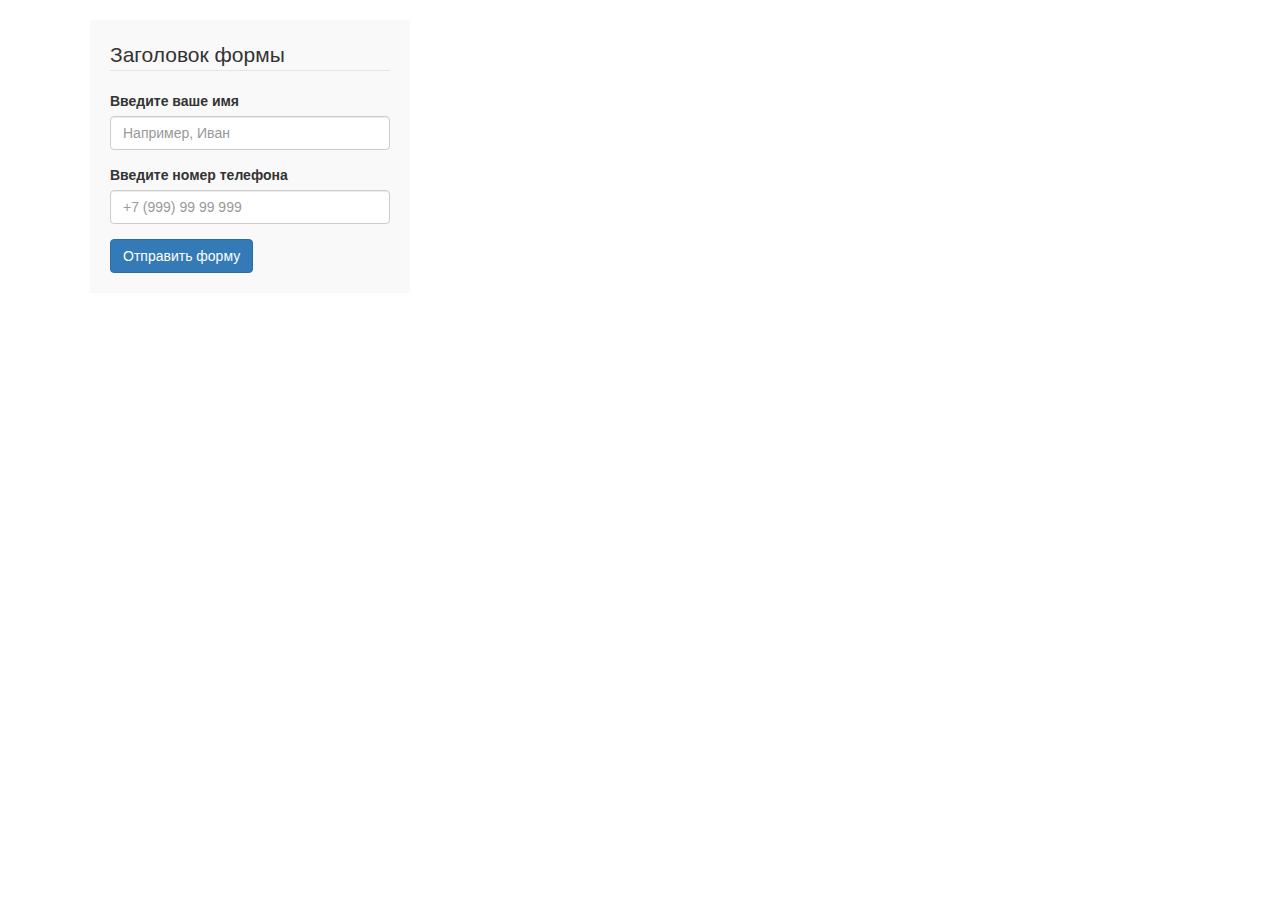
<file: form/index.html>
<!DOCTYPE html>
<html lang="ru">
  <head>
    <meta charset="utf-8">
    <meta http-equiv="X-UA-Compatible" content="IE=edge">
    <meta name="viewport" content="width=device-width, initial-scale=1">
    <meta name="description" content="">
    <meta name="author" content="">

    <title>Отправка формы на почту </title>

    <!-- Bootstrap core CSS -->
    <link href="https://maxcdn.bootstrapcdn.com/bootstrap/3.3.6/css/bootstrap.min.css" rel="stylesheet">

    <!-- Custom styles for this template -->
    <style>
    	form {
    		background-color: #f9f9f9;
    		padding: 20px;
    		margin: 20px;
    	}
    </style>
  </head>

  <body>
    <div class="container">

      <div class="row">
      	<div class="col-sm-4">
      		<form action="mail.php" method="POST">
      			<legend>Заголовок формы</legend>

      			<div class="form-group">
      				<label for="">Введите ваше имя</label>
      				<input type="text" class="form-control" id="" name="user_name" placeholder="Например, Иван">
      			</div>
      		
      			<div class="form-group">
      				<label for="">Введите номер телефона</label>
      				<input type="text" class="form-control" id="" name="user_phone" placeholder="+7 (999) 99 99 999">
      			</div>
      		
      			<button type="submit" class="btn btn-primary">Отправить форму</button>
      		</form>
      	</div><!-- .col-sm-4 -->
      </div> <!-- .row -->

    </div><!-- /.container -->


    <script src="https://ajax.googleapis.com/ajax/libs/jquery/1.11.3/jquery.min.js"></script>
    <script src="https://maxcdn.bootstrapcdn.com/bootstrap/3.3.6/js/bootstrap.min.js"></script>
  </body>
</html>
</file>
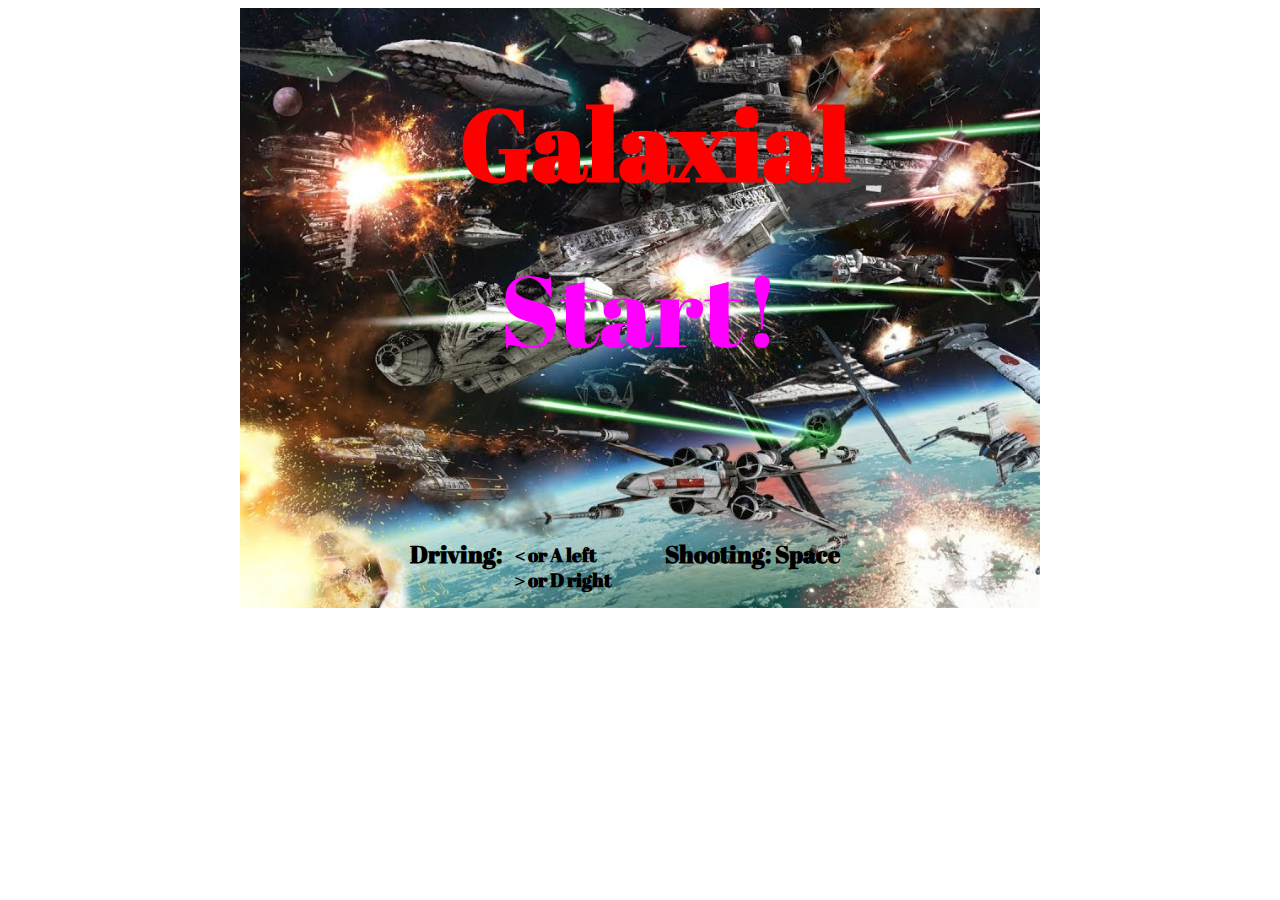
<file: game_galaxian_v0.9.4/index.html>
<!DOCTYPE html>
<html>
<head>
	<title>Galaxian</title>
	<meta charset="utf-8">
	<link rel="stylesheet" type="text/css" href="css/style.css">
</head>
<body>

<div id="gamePole"></div>

<script src="js/variable.js"></script>
<script src="js/function.js"></script>
<script src="js/main.js"></script>
</body>
</html>
</file>
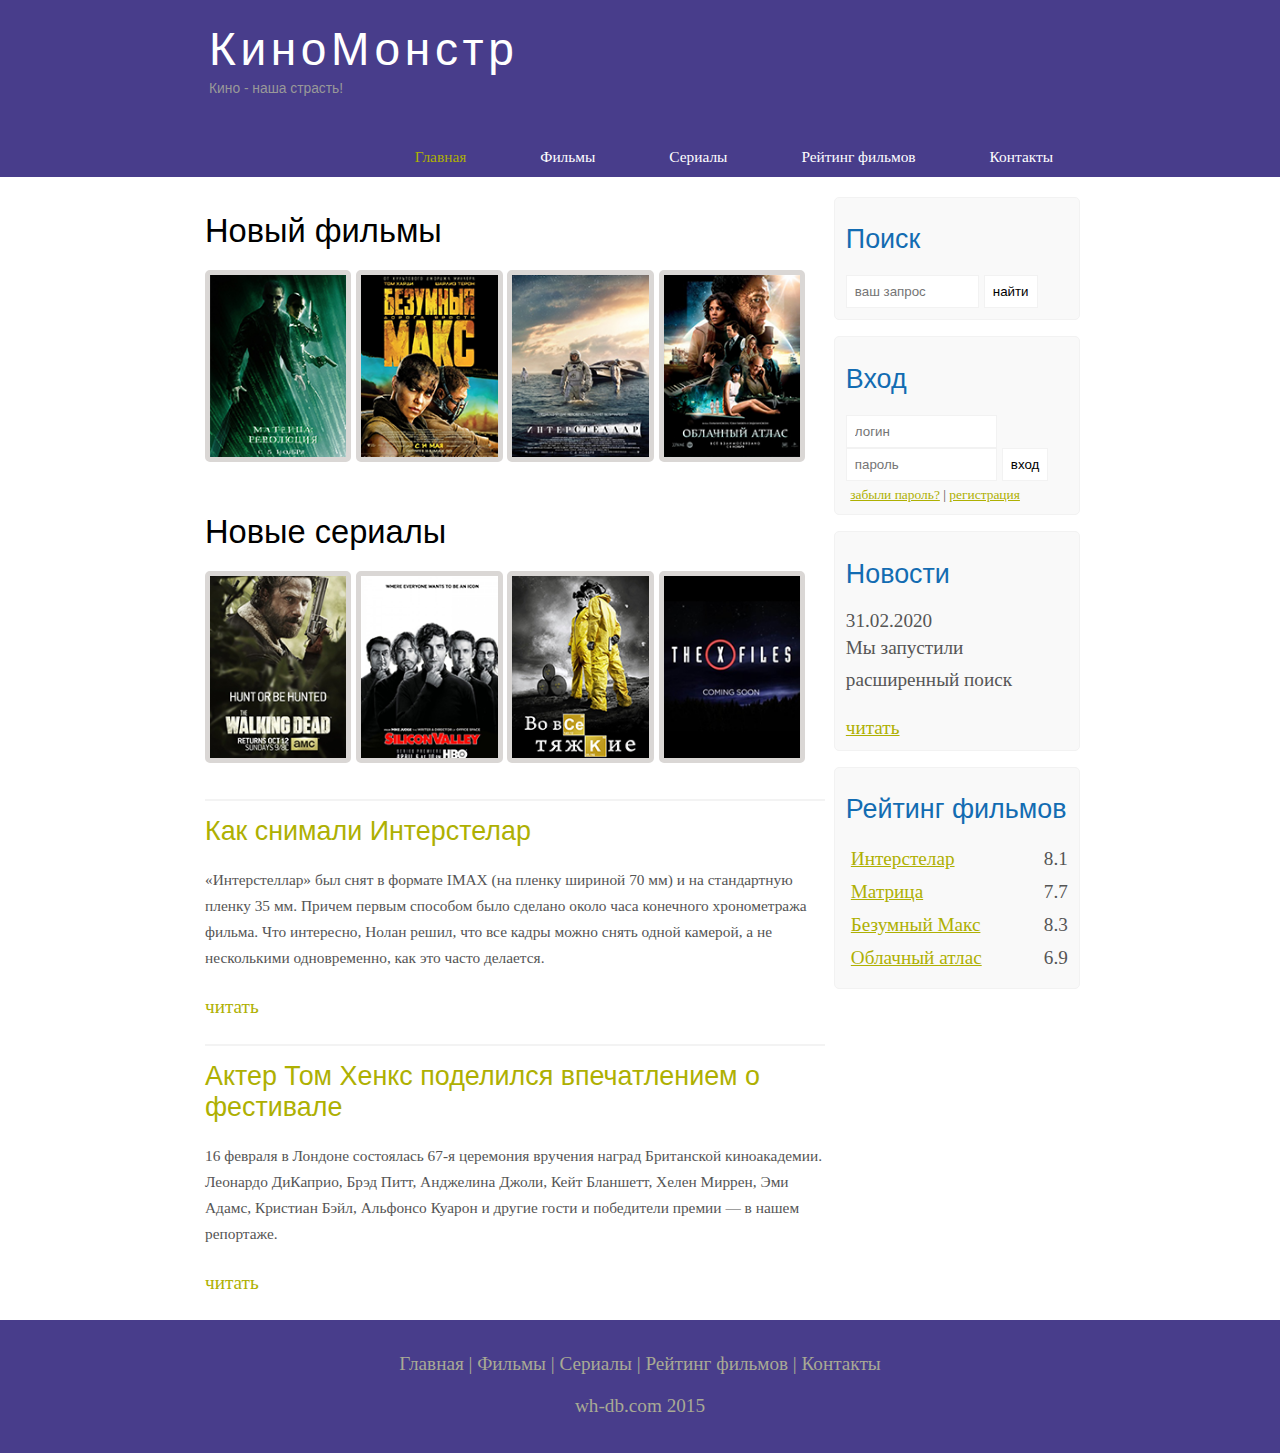
<file: kino/index.html>
<!DOCTYPE html>
<html lang="en">
<head>
	<meta charset="UTF-8">
	<meta name = "viewport" content="width=device-width", initial-scale=1.0>
	<meta name="description" content="Киномонстр - это портал о кино">
	<meta name="keyword" content="фильмы, фыльмы онлайн, hd" >
	<link rel="stylesheet" type="text/css" href="assets/css/style.css">
	<title>Document</title>
</head>
<body>

	<div class="main">
		<div class="header">
			<div class="logo">
				<div class="logo_text">
					<h1><a href="/">КиноМонстр</a></h1>
					<h2>Кино - наша страсть!</h2>
				</div>
			</div>

			<div class="menubar">
				
				<ul class="menu">
					<li class="selected"><a href="#">Главная</a></li>
					<li><a href="films.html">Фильмы</a></li>
					<li><a href="#">Сериалы</a></li>
					<li><a href="rating.html">Рейтинг фильмов</a></li>
					<li><a href="contact.html">Контакты</a></li>
				</ul>
			</div>
		</div>
	


	<div class="site_content">
		
		<div class="sidebar_conteiner">
			
			<div class="sidebar">
				<h2>Поиск</h2>
				<form method="POST" action="#" id="search_form">
					<input type="search" name="search_field" placeholder="ваш запрос">
					<input type="submit" class="btn" value="найти">
				</form>
			</div>

			<div class="sidebar">
				<h2>Вход</h2>
				<form method="POST" action="#" id="login">
					<input type="text" name="login_field" placeholder="логин">
					<input type="password" name="password_field" placeholder="пароль">
					<input type="submit" class="btn" value="вход">
					<div class="lables_passreg_text">
						<span><a href="#">забыли пароль?</a></span> | <span><a href="#">регистрация</a></span>
					</div>
				</form>
			</div>


			<div class="sidebar">
				<h2>Новости</h2>
				<span>31.02.2020</span>
				<p>Мы запустили расширенный поиск</p>
				<a href="#">читать</a>
			</div>


			<div class="sidebar">
				<h2>Рейтинг фильмов</h2>
				<ul>
					<li><a href="show.html">Интерстелар</a><span class="reting_sidebar">8.1</span></li>
					<li><a href="#">Матрица</a><span class="reting_sidebar">7.7</span></li>
					<li><a href="#">Безумный Макс</a><span class="reting_sidebar">8.3</span></li>
					<li><a href="#">Облачный атлас</a><span class="reting_sidebar">6.9</span></li>
				</ul>
			</div>
		</div>

		<div class="content">
			
			<h1>Новый фильмы</h1>
			<div class="films_block">
				<a href="#"><img src="assets/img/matrix.png"></a>
				<a href="#"><img src="assets/img/max.png"></a>
				<a href="#"><img src="assets/img/inter.png"></a>
				<a href="#"><img src="assets/img/cloud.png"></a>
			</div>

			<h1>Новые сериалы</h1>
			<div class="films_block">
				<a href="#"><img src="assets/img/dead.png"></a>
				<a href="#"><img src="assets/img/silicon.png"></a>
				<a href="#"><img src="assets/img/breakingbad.png"></a>
				<a href="#"><img src="assets/img/xfiles.png"></a>
			</div>

			<div class="posts">
				
				<hr>
				<h2><a href="#">Как снимали Интерстелар</a></h2>
				<div class="posts_content">
					<p>
						«Интерстеллар» был снят в формате IMAX (на пленку шириной 70 мм) и на стандартную пленку 35 мм. Причем первым способом было сделано около часа конечного хронометража фильма. Что интересно, Нолан решил, что все кадры можно снять одной камерой, а не несколькими одновременно, как это часто делается.	
					</p>
				</div>
				<p><a href="#">читать</a></p>

				<hr>
				<h2><a href="#">Актер Том Хенкс поделился впечатлением о фестивале</a></h2>
				<div class="posts_content">
					<p>
						16 февраля в Лондоне состоялась 67-я церемония вручения наград Британской киноакадемии. Леонардо ДиКаприо, Брэд Питт, Анджелина Джоли, Кейт Бланшетт, Хелен Миррен, Эми Адамс, Кристиан Бэйл, Альфонсо Куарон и другие гости и победители премии — в нашем репортаже.
					</p>
				</div>
				<p><a href="#">читать</a></p>

			</div>

		</div>

	</div>

	<div class="footer">
		<p>
			<a href="index.html">Главная</a> | 
			<a href="films.html">Фильмы</a> |
			<a href="#">Сериалы</a> |
			<a href="rating.html">Рейтинг фильмов</a> |
			<a href="contact.html">Контакты</a>

		</p>
		<p>wh-db.com 2015</p>
	</div>


</div>
	
</body>
</html>
</file>
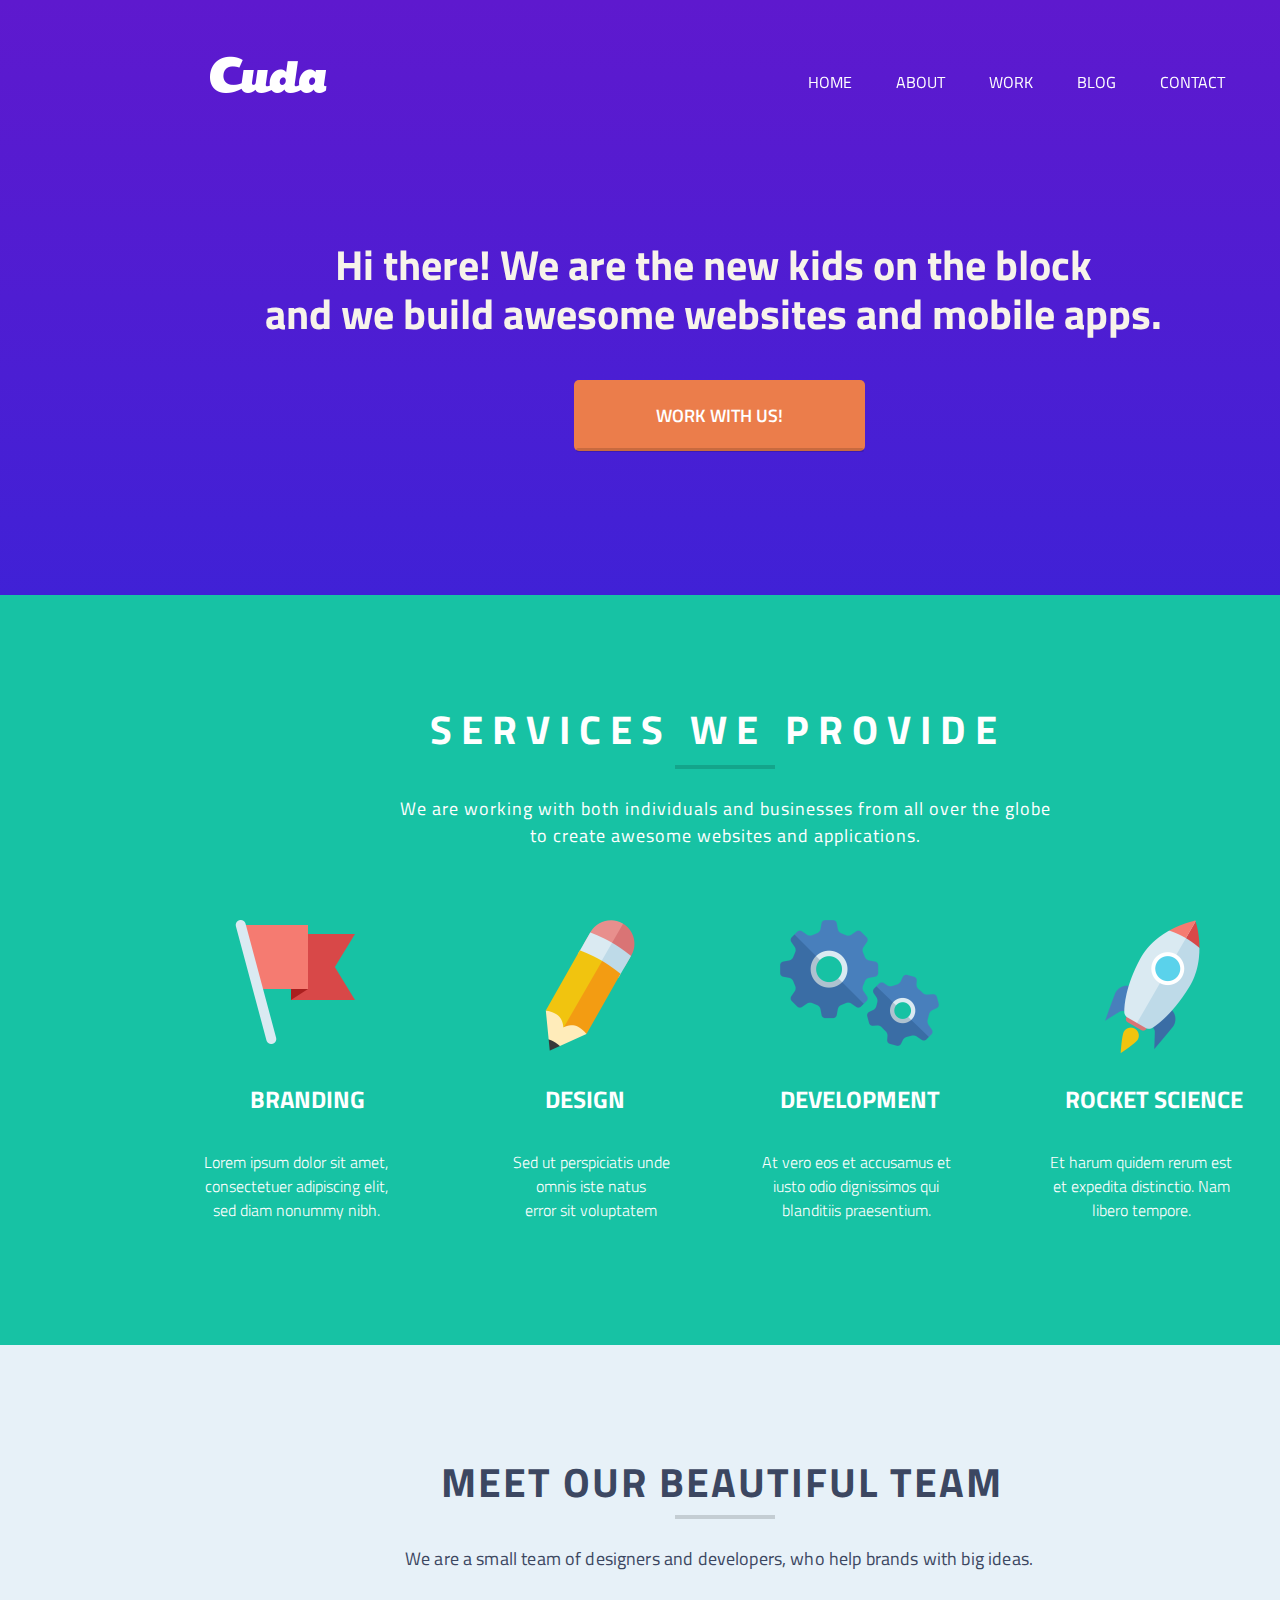
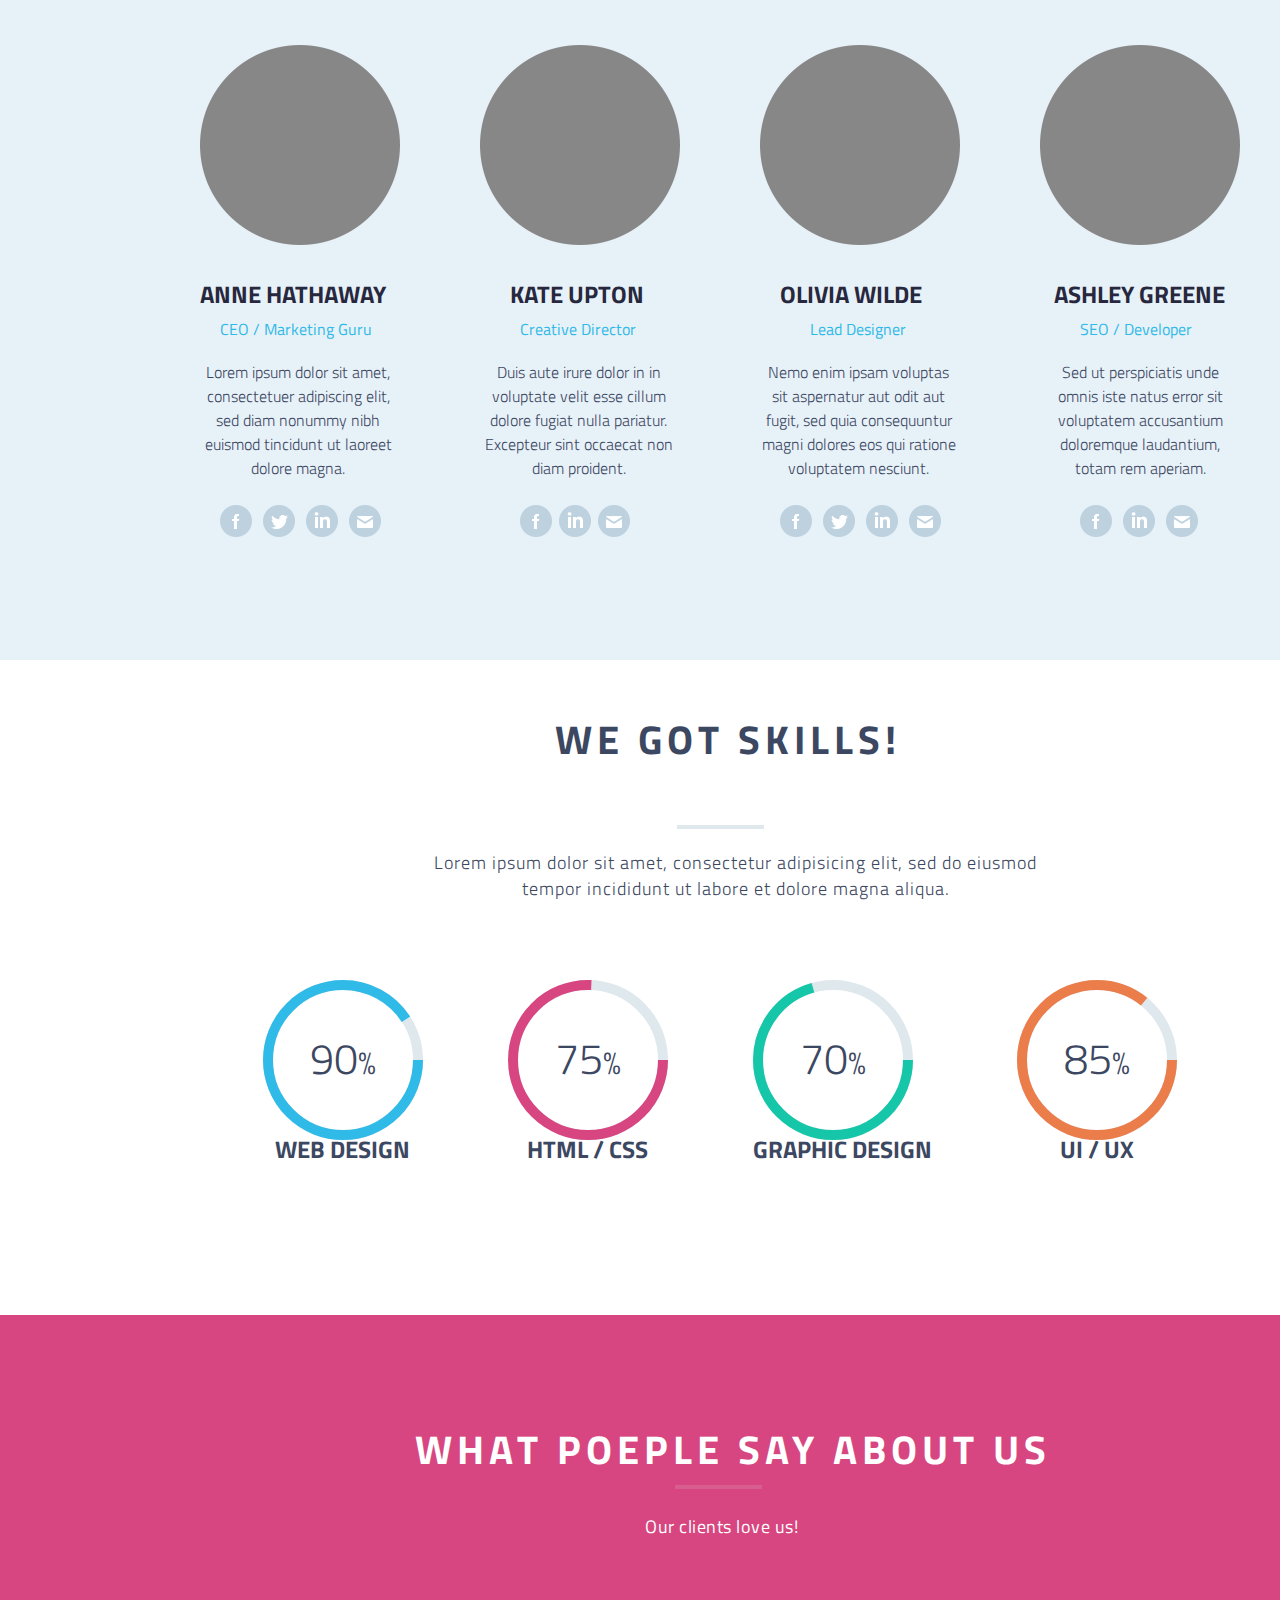
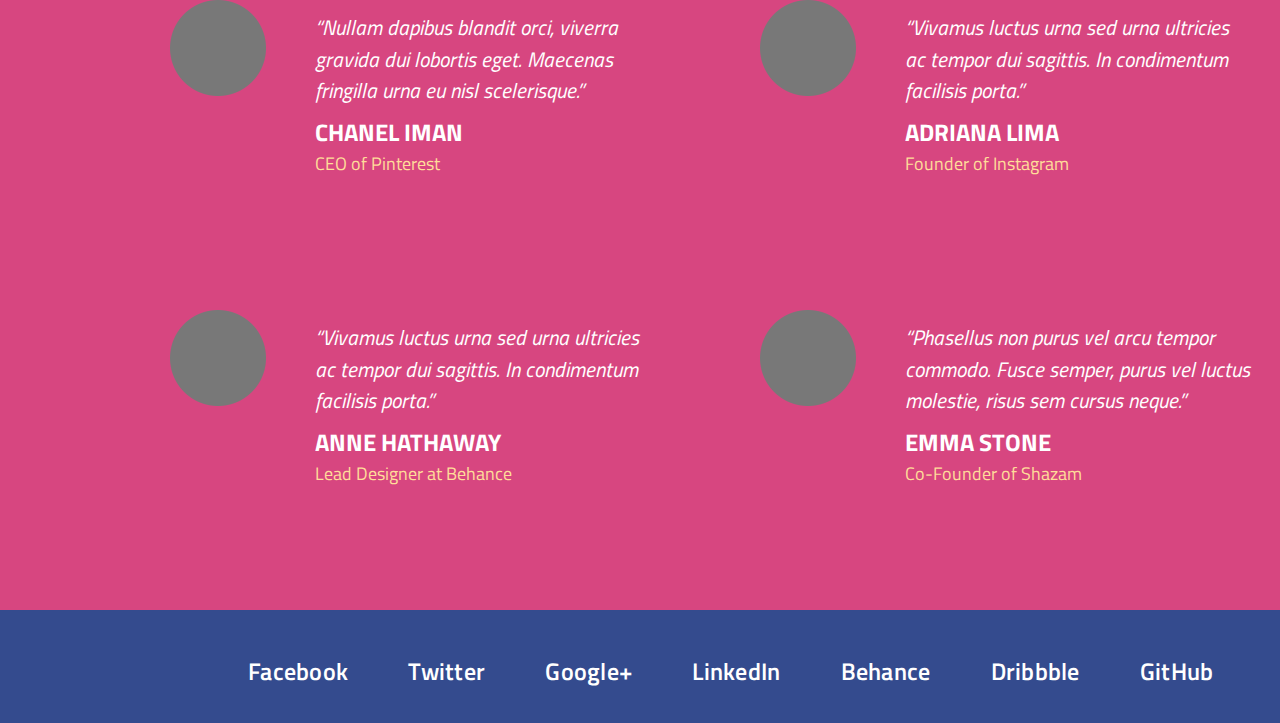
<file: landing_page_1/index.html>
<html>
<head>
    <meta charset="utf-8">
    <title>Landing page</title>

    <link href="styles/style.css" type="text/css" rel="stylesheet">
</head>
<body>
    <section class="welcome">
        <div class="content">
            <header class="flex jcsb aic">
                <div class="welcome_logo">
                    <img src="image/logo.png">
                </div>
                <div class="block_menu">
                    <nav>
                        <ul class="menu">
                            <li><a href="#">Home</a></li>
                            <li><a href="#">About</a></li>
                            <li><a href="#">WORK</a></li>
                            <li><a href="#">Blog</a></li>
                            <li><a href="#">Contact</a></li>
                        </ul>
                    </nav>
                </div>
            </header>
            <div class="text_center">
                    Hi there! We are the new kids on the block <br>
                    and we build awesome websites and mobile apps.
            </div>
            <div class="work_btn">
               <a href="#">WORK WITH US!</a>
               <div class="shape_btn_work"></div> 
            </div>
        </div>
    </section>

    <section class="services">
        <div class="services_content">
            <div class="text_top">
                SERVICES WE PROVIDE
            </div>
            <div class="services_line"></div>
            <div class="services_text_we_are">
                We are working with both individuals and businesses from all over the globe <br>
                to create awesome websites and applications.
            </div>

            <div class="services_flag">
                <img src="image/flag_icon.png">
                
                    <span class="design">Branding<br></span>
                    <span class="text_lorem">Lorem ipsum dolor sit amet, <br>
                                            consectetuer adipiscing elit, <br>
                                            sed diam nonummy nibh.
                    </span>
 
            </div>

            <div class="services_crayon">
                <img src="image/crayon_icon.png">

               <span class="design">Design</span> 
               <span class="text_sed">Sed ut perspiciatis unde <br>
                omnis iste natus <br> error sit voluptatem  </span> 
            </div>

            <div class="services_gears">
                <img src="image/gears_icon.png">
                               <span class="development">Development</span> 
               <span class="text_sed">At vero eos et accusamus et<br> iusto odio dignissimos qui<br> blanditiis praesentium. </span> 
            </div>

            <div class="services_rocket">
                <img src="image/rocket_icon.png">
                 <span class="rocket">ROCKET SCIENCE</span> 
               <span class="text_sed">Et harum quidem rerum est<br> et expedita distinctio. Nam<br> libero tempore.</span> 
            </div>
        </div>
    </section>

    <section class="team">
        <div class="team_content">
            <div class="team_meet_text">MEET OUR BEAUTIFUL TEAM</div>
            <div class="team_line"></div>
            <div class="team_we_text">We are a small team of designers and developers, who help brands with big ideas.</div>
            <div class="team_base_1">
                <img src="image/base.png">
                <div class="text_anne">ANNE HATHAWAY</div>
                <div class="text_ceo">CEO / Marketing Guru</div>
                <div class="text_loremi">Lorem ipsum dolor sit amet,<br> 
                    consectetuer adipiscing elit,<br>  sed diam nonummy nibh <br>  euismod tincidunt ut laoreet<br>  dolore magna.</div>
                    <div class="team_base_icon_1">
                        <img src="image/fb_icon.png">
                        <img src="image/twitter_icon.png">
                        <img src="image/linkedIn_icon.png">
                        <img src="image/mail_icon.png">
                    </div>
            </div>
            <div class="team_base_2">
                <img src="image/base.png">
                <div class="text_kate">Kate Upton</div>
                <div class="text_creative">Creative Director</div>
                <div class="text_duis">Duis aute irure dolor in in<br> voluptate velit esse cillum<br> dolore fugiat nulla pariatur.<br> Excepteur sint occaecat non<br> diam proident.</div>
                    <div class="team_base_icon_2 flex">
                        <img src="image/fb_icon.png">
                        <img src="image/linkedIn_icon.png">
                        <img src="image/mail_icon.png">
                    </div>
            </div>
            <div class="team_base_3">
                <img src="image/base.png">
                <div class="text_olivia">Olivia Wilde</div>
                <div class="text_lead">Lead Designer</div>
                <div class="text_duis">Nemo enim ipsam voluptas<br> sit aspernatur aut odit aut<br> fugit, sed quia consequuntur<br> magni dolores eos qui ratione<br> voluptatem nesciunt.</div>
                    <div class="team_base_icon_1">
                        <img src="image/fb_icon.png">
                        <img src="image/twitter_icon.png">
                        <img src="image/linkedIn_icon.png">
                        <img src="image/mail_icon.png">
                    </div>
            </div>
            <div class="team_base_4">
                <img src="image/base.png">
                <div class="text_ashley">Ashley Greene</div>
                <div class="text_creative">SEO / Developer</div>
                <div class="text_sedut">Sed ut perspiciatis unde<br> omnis iste natus error sit<br> voluptatem accusantium<br> doloremque laudantium,<br> totam rem aperiam.</div>
                    <div class="team_base_icon_2">
                        <img src="image/fb_icon.png">
                        <img src="image/linkedIn_icon.png">
                        <img src="image/mail_icon.png">
                    </div>
            </div>
        </div>

    </section>

    <section class="skills">
        <div class="skills_content">
            <div class="skills_text_content">
            <h2>WE GOT SKILLS!</h2>
            <img src="image/line.png">
            <span>Lorem ipsum dolor sit amet, consectetur adipisicing elit, sed do eiusmod <br> tempor incididunt ut labore et dolore magna aliqua.</span>
        </div>
        <div class="skills_info">
            <div class="flex container">
                <div class="card">
                    <div class="box">
                        <div class="percent">
                            <svg>
                                <circle cx="75" cy="75" r="75"></circle>
                                <circle cx="75" cy="75" r="75"></circle>
                            </svg>
                            <div class="number">
                                <h2>90<span>%</span></h2>
                            </div>
                        </div>
                        <h2 class="text">Web Design</h2>
                    </div>
                </div>
                <div class="card">
                    <div class="box">
                        <div class="percent">
                            <svg>
                                <circle cx="75" cy="75" r="75"></circle>
                                <circle cx="75" cy="75" r="75"></circle>
                            </svg>
                            <div class="number">
                                <h2>75<span>%</span></h2>
                            </div>
                        </div>
                        <h2 class="text">HTML / CSS</h2>
                    </div>
                </div>
               <div class="card">
                    <div class="box">
                        <div class="percent">
                            <svg>
                                <circle cx="75" cy="75" r="75"></circle>
                                <circle cx="75" cy="75" r="75"></circle>
                            </svg>
                            <div class="number">
                                <h2>70<span>%</span></h2>
                            </div>
                        </div>
                        <h2 class="text">GRAPHIC DESIGN</h2>
                    </div>
                </div>
               <div class="card">
                    <div class="box">
                        <div class="percent">
                            <svg>
                                <circle cx="75" cy="75" r="75"></circle>
                                <circle cx="75" cy="75" r="75"></circle>
                            </svg>
                            <div class="number">
                                <h2>85<span>%</span></h2>
                            </div>
                        </div>
                        <h2 class="text">UI / UX</h2>
                    </div>
                </div>
            </div>
        </div>
    </section>

    <section class="portfolio">
        <div class="portfolio_content">
            <div class="portfolio_what">WHAT POEPLE SAY ABOUT US</div>
            <div class="portfolio_line">
                <img src="image/line.png">
            </div>
            <div class="portfolio_our">Our clients love us! </div>

            <div class="mini_base_1">
                <img src="image/mini_base.png">
                <div class="mini_base_nullam">“Nullam dapibus blandit orci, viverra<br> gravida dui lobortis eget. Maecenas<br> fringilla urna eu nisl scelerisque.”</div>
                <div class="mini_base_chanel_iman">Chanel Iman </div>
                <div class="mini_base_CEO">CEO of Pinterest</div>
            </div>

            <div class="mini_base_2">
                <img src="image/mini_base.png">
                <div class="mini_base_nullam">“Vivamus luctus urna sed urna ultricies<br> ac tempor dui sagittis. In condimentum<br> facilisis porta.”</div>
                <div class="mini_base_chanel_iman">ADRIANA LIMA</div>
                <div class="mini_base_CEO">Founder of Instagram</div>
            </div>

            <div class="mini_base_3">
                <img src="image/mini_base.png">
                <div class="mini_base_nullam">“Vivamus luctus urna sed urna ultricies<br> ac tempor dui sagittis. In condimentum<br> facilisis porta.”</div>
                <div class="mini_base_chanel_iman">ANNE HATHAWAY</div>
                <div class="mini_base_CEO">Lead Designer at Behance</div>
            </div>

            <div class="mini_base_4">
                <img src="image/mini_base.png">
                <div class="mini_base_nullam">“Phasellus non purus vel arcu tempor commodo. Fusce semper, purus vel luctus molestie, risus sem cursus neque.”</div>
                <div class="mini_base_chanel_iman">EMMA STONE</div>
                <div class="mini_base_CEO">Co-Founder of Shazam</div>
            </div>
        </div>
    </section>

    <section class="get_in_touch">
        <div class="get_in_touch_content">
            <div class="social_media">
                <a href="">Facebook</a>
                <a href="">Twitter</a>
                <a href="">Google+</a>
                <a href="">LinkedIn</a>
                <a href="">Behance</a>
                <a href="">Dribbble</a>
                <a href="">GitHub</a>   
            </div>
        </div>
    </section>
    
</body>
</html>
</file>
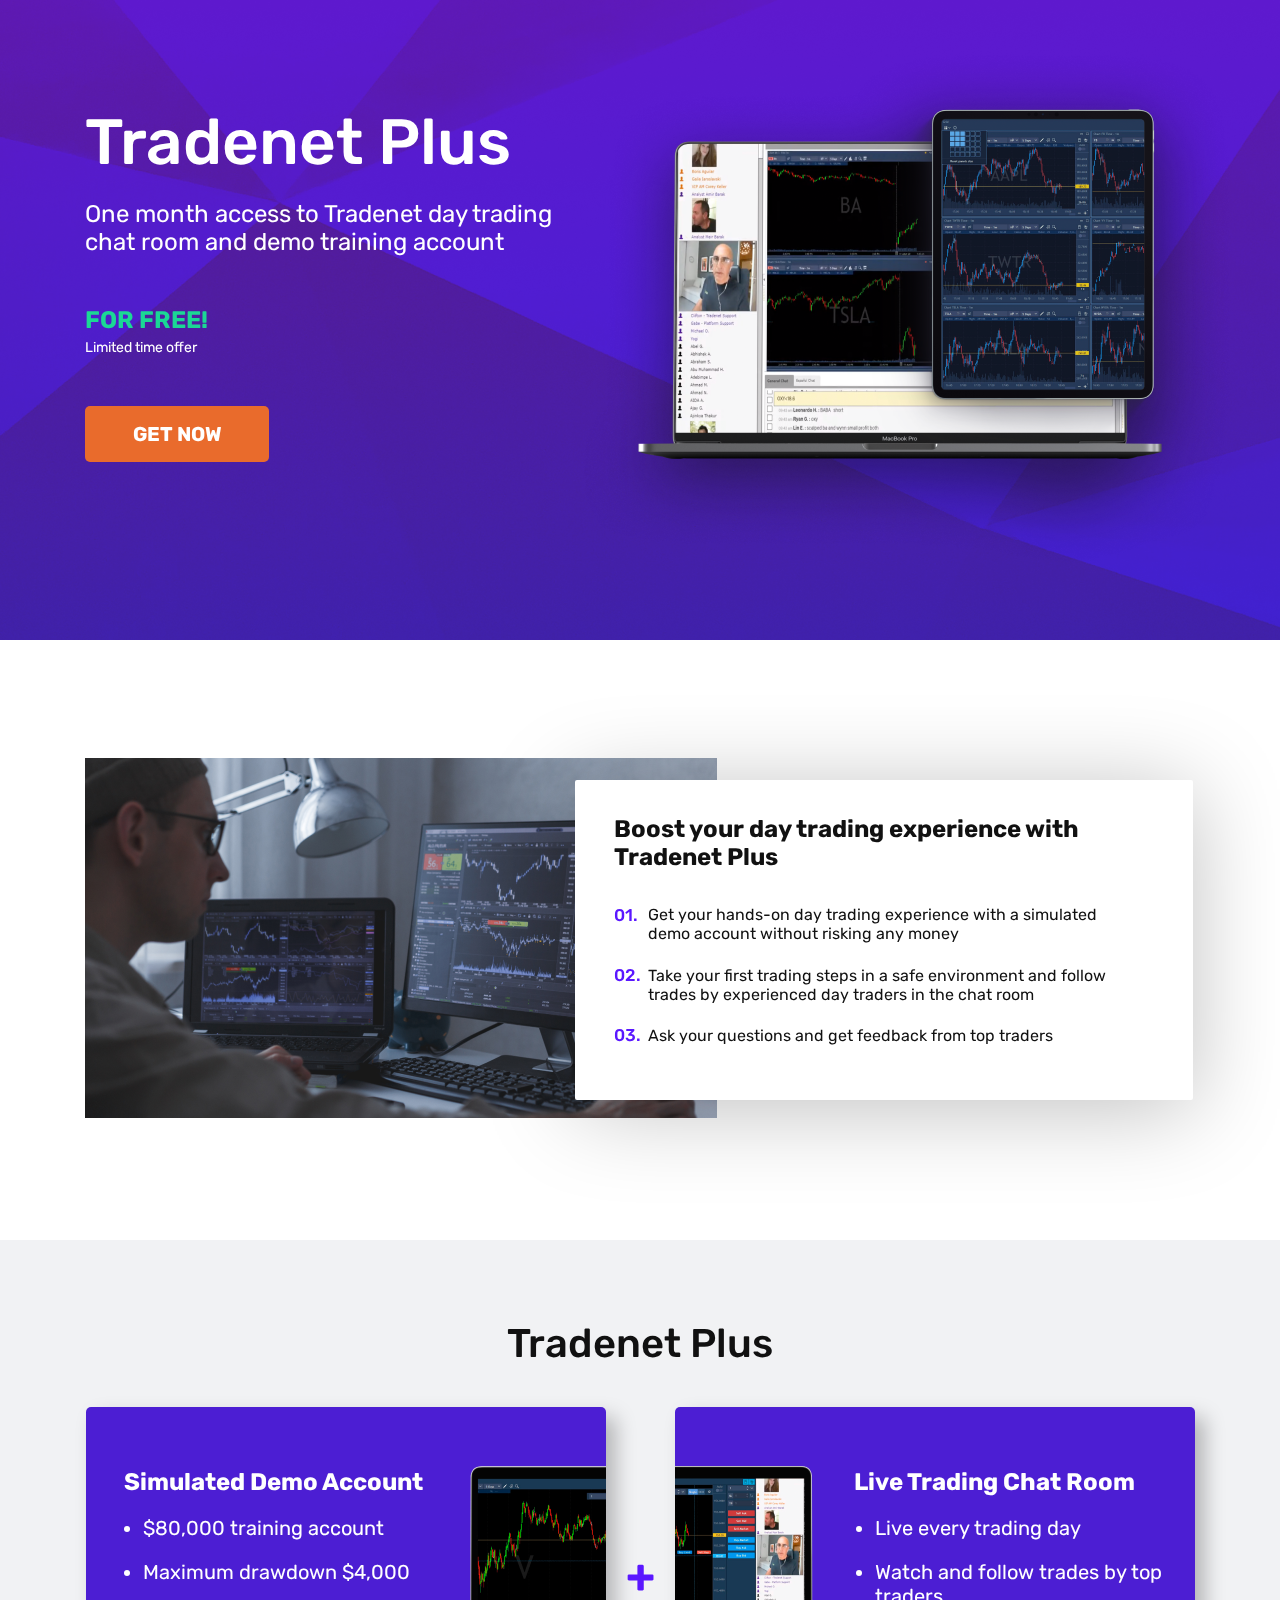
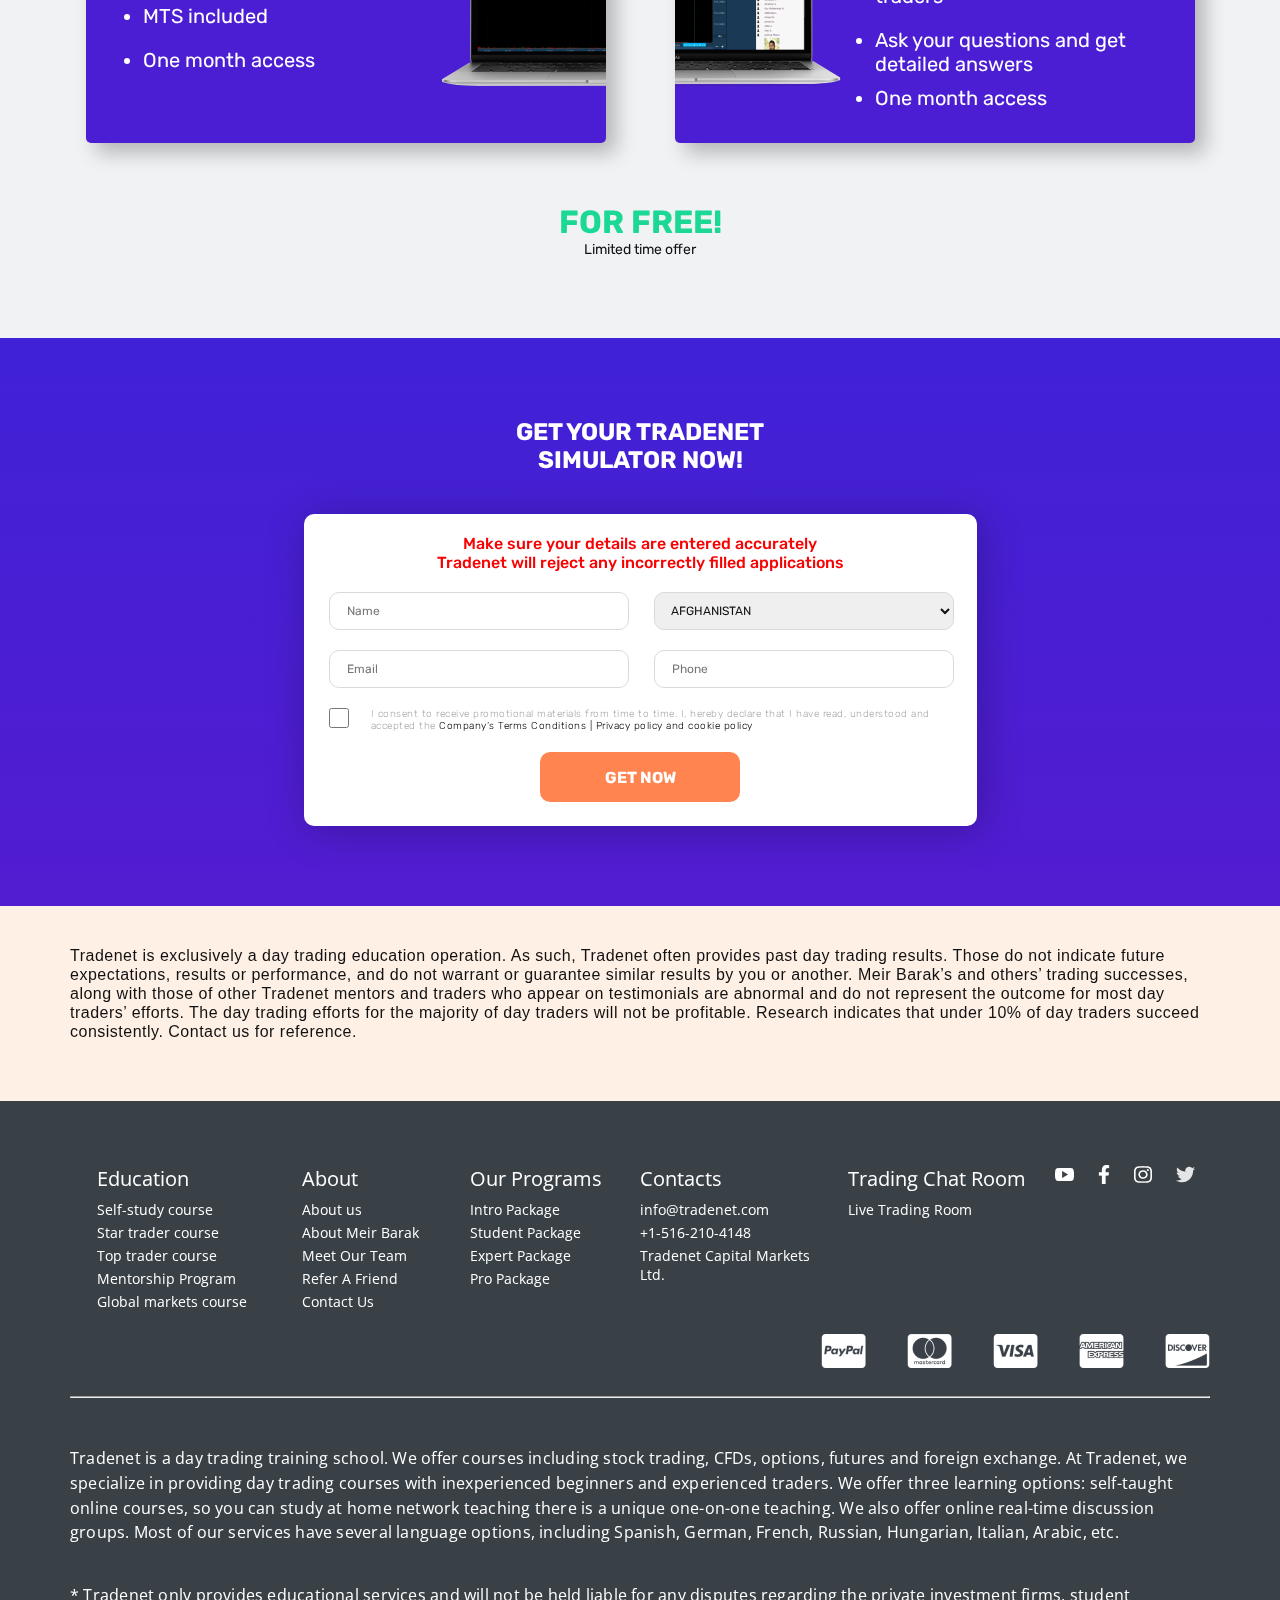
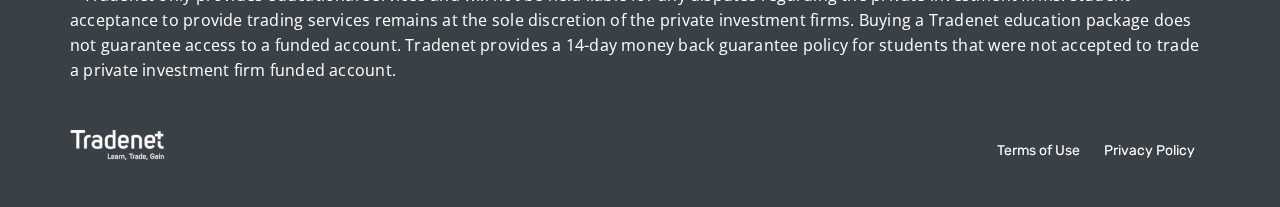
<file: landing_page_2/index.html>
<!doctype html>
<html lang="en">
<head>
    <meta charset="UTF-8">
    <meta name="viewport"
          content="width=device-width, user-scalable=no, initial-scale=1.0, maximum-scale=1.0, minimum-scale=1.0">
    <meta http-equiv="X-UA-Compatible" content="ie=edge">
    <link href="./styles/style.css" rel="stylesheet">
    <title>WEB</title>
    <script src="https://cdnjs.cloudflare.com/ajax/libs/jquery/3.3.1/jquery.min.js"></script>
</head>
<body>
<!-- SECTION 1 -->
<section class="trident">
    <div class="container">
        <div class="container_left">
            <div class="trident_text_plus">Tradenet Plus</div>
            <div class="trident_text_one_month">One month access to Tradenet day trading
                chat room and demo training account
            </div>
            <div>
                <div class="trident_text_for_free">FOR FREE!</div>
                <div class="trident_text_time_offer">Limited time offer</div>
            </div>
            <div class="trident_btn">
                <button class="btn_get_now">GET NOW</button>
            </div>
        </div>
        <div class="container_right">
            <img src="assets/images/mockup2.png">
        </div>
    </div>
</section>

<!-- SECTION 2 -->
<section class="boost_your_day">
    <div class="boost_your_day_container">
        <div class="boost_your_day_photo_man">
            <img src="assets/images/photo_man(section2).png">
        </div>
        <div class="boost_your_day_modal">
            <div class="boost_your_day_modal_header">
                Boost your day trading experience with Tradenet Plus
            </div>
            <div class="boost_your_day_modal_container">
                <div class="boost_your_day_modal_container_number">
                    <span>01.</span>
                    <span>02.</span>
                    <span>03.</span>
                </div>
                <div class="boost_your_day_modal_container_text">
                    <div class="boost_your_day_modal_get_your">
                        Get your hands-on day trading experience with a simulated<br>
                        demo account without risking any money
                    </div>
                    <div class="boost_your_day_modal_take_your">
                        Take your first trading steps in a safe environment and follow<br>
                        trades by experienced day traders in the chat room
                    </div>
                    <div class="boost_your_day_modal_ask_your">
                        Ask your questions and get feedback from top traders
                    </div>
                </div>
            </div>
        </div>
    </div>
</section>

<!-- SECTION 3 -->
<section class="tradenet_plus">
    <div class="tradenet_plus_container">
        <div class="tradenet_plus_container_top_text">Tradenet Plus</div>
        <div class="tradenet_plus_container_middle">
            <div class="tradenet_plus_container_left_modal">
                <div class="middle_left_modal_header_text_left">Simulated Demo Account</div>
                <div class="tradenet_plus_container_middle_left_modal">
                    <div class="container_middle_left_modal">
                        <div class="middle_left_modal_list">
                            <ul>
                                <li>$80,000 training account</li>
                                <li>Maximum drawdown $4,000</li>
                                <li>MTS included</li>
                                <li>One month access</li>
                            </ul>
                        </div>
                    </div>
                    <div class="modal_image_MacBook">
                        <img src="assets/images/Macbook-Air-left(section%204).png" alt="">
                    </div>
                </div>
                <div class="hidden">
                    <div class="hidden_horizontal_line">
                        <img src="assets/images/media/horizontal_line_media.png" alt="">
                    </div>
                    <div class="hidden_how_it_works">How it works?</div>
                    <div class="hidden_left_modal_list">
                        <ul>
                            <li>You can lose up to $4,000 on the demo account</li>
                            <li>If you exceed the maximum loss, your account will be restored within a week.</li>
                            <li>You can restore your account unlimited number of times but only on a given weekday</li>
                            <li>With MTS included you will have full history and access to your trade statistics</li>
                        </ul>
                    </div>
                </div>
            </div>

            <div class="tradenet_plus_container_middle_plus">+</div>

            <div class="tradenet_plus_container_right_modal">
                <div class="middle_left_modal_header_text_right">Live Trading Chat Room</div>
                <div class="tradenet_plus_container_middle_right_modal">
                    <div class="modal_image_MacBook">
                        <img src="assets/images/Macbook-Air-right(section%204).png" alt="">
                    </div>
                    <div class="container_middle_right_modal">
                        <div class="middle_right_modal_list">
                            <ul>
                                <li>Live every trading day</li>
                                <li>Watch and follow trades by top traders</li>
                                <li>Ask your questions and get detailed answers</li>
                                <li>One month access</li>
                            </ul>
                        </div>
                    </div>
                </div>
                <div class="hidden">
                    <div class="hidden_horizontal_line">
                        <img src="assets/images/media/horizontal_line_media.png" alt="">
                    </div>
                    <div class="hidden_how_it_works">How it works?</div>
                    <div class="hidden_left_modal_list">
                        <ul>
                            <li> You can watch professionals in the chat room and get access to their insights and input every day between 9:30am and 4pm every trading day</li>
                            <li>No latency, you can watch the traders as they click on the “Buy” and “Sell” buttons</li>
                            <li>Become a part of a community of day traders who support, discuss, and encourage one another.</li>
                        </ul>
                    </div>
                </div>
            </div>
        </div>
        <div class="tradenet_plus_container">
            <div class="tradenet_plus_for_free">FOR FREE!</div>
            <div class="tradenet_plus_limited">Limited time offer</div>
        </div>
    </div>
</section>

<!-- SECTION 4 -->
<section class="simulator">
    <div class="simulator_bg"></div>

    <!-- DATA FORM -->
    <div class="simulator_container">
        <div class="simulator_container_getYour">GET YOUR Tradenet<br> Simulator Now!</div>
        <div class="simulator_container_modal">
            <div class="simulator_container_modal_header_text">Make sure your details are entered accurately<br>
                Tradenet will reject any incorrectly filled applications
            </div>
            <form id="send_form" method="POST" action="">
                <div class="simulator_form_container_inputs">
                    <div class="form_input_name_email">
                        <input id="input_name" name="Name" type="text" placeholder="Name" required="required" maxlength="128" />
                        <input id="input_email" name="Email" type="email" placeholder="Email" required="required" />
                    </div>
                    <div class="form_input_county_phone">
                        <select id="countries" onchange="chooseCountry()" required="required"></select>
                        <input id="input_phone" type="tel" placeholder="Phone"
                               required="required" minlength="9" maxlength="20" pattern="[+][-\s./0-9]{7,20}" />
                    </div>
                </div>
                <div class="form_input_checkbox">
                    <div>
                        <input type="checkbox" required="required"/>
                    </div>
                    <div class="form_privacy_text">
                        <span>I consent to receive promotional materials from time to time. I, hereby declare that I have
                        read, understood and accepted the</span>
                        Company‘s Terms Conditions | Privacy policy and cookie policy
                    </div>
                </div>
                <div class="form_btn">
                    <button class="form_btn_get_now" type="submit">GET NOW</button>
                </div>
            </form>
        </div>
    </div>

    <!-- START TEST -->
    <div class="simulator_start_container">
        <div class="start_container">
            <div class="start_container_first_modal">
                <div class="first_modal_get_access">Get Access To Tradenet Plus for Free</div>
                <div class="first_modal_flex">
                    <div class="first_modal_download">
                        <div class="first_modal_trading">Trading Platform</div>
                        <div class="left_links_download">
                            <a href="#">
                                <div class="btn_download">Download for <img src="assets/images/icon_win10.png"></div>
                            </a>
                            <a href="#">
                                <div class="btn_download">Download for <img src="assets/images/icon_apple.png"/></div>
                            </a>
                        </div>
                    </div>
                    <div class="start_modal_vertical_line"><img src="assets/images/line_vertical.png"></div>
                    <div>
                        <div class="first_modal_trading">Trading Room</div>
                        <div class="left_links_download">
                            <a href="#">
                                <div class="btn_download">Access Webinato</div>
                            </a>
                        </div>
                    </div>
                </div>
            </div>
            <div class="start_container_second_modal">
                <div class="start_second_modal_flex">
                    <div class="start_second_modal_lets">Let’s start our journey with Tradenet</div>
                    <div class="start_second_modal_how">How do ordinary people become day traders?</div>
                    <button id="btn_start_quiz">
                        <div class="btn_take_the_quiz"><span>Take THE quiz</span></div>
                    </button>
                </div>
            </div>
        </div>
    </div>

    <div class="simulator_questions">
        <!-- FIST QUESTION + POST -->
        <div class="simulator_first_question_change">
            <div class="first_question_flex">
                <div class="first_question_modal">
                    <div>
                        <div class="first_question_modal_q1_of_4">Question 1 of 4</div>
                        <div class="first_question_modal_for_how">For how long have you been trading?</div>
                        <div class="first_question_modal_flex">
                            <div class="modal_progress_test">
                                <img src="assets/images/image_progress_test1.png" alt="">
                            </div>
                            <div>
                                <div class="modal_question_header">
                                    <div class="modal_question_flex">
                                        <div>
                                            <button class="btn_fist_post">
                                                <div class="modal_border_div">
                                                    <svg class="icon_question" width="70" height="70"
                                                         viewBox="0 0 70 70" fill="none"
                                                         xmlns="http://www.w3.org/2000/svg">
                                                        <path d="M64.9365 42.752C63.9446 38.2009 60.3271 32.7747 55.0176 27.5818C56.8263 26.6482 58.3433 25.3063 59.4519 23.5558C61.2023 20.8719 61.7275 17.5461 61.0273 14.162C60.0938 9.78598 57.1764 5.76004 52.9754 3.07608C45.2736 -1.88341 35.7047 -0.716471 31.5621 5.64334C30.4535 7.3354 29.87 9.26085 29.695 11.303C18.6091 7.04367 9.21523 7.16036 5.88946 12.2949C4.66417 14.162 4.37244 16.4375 4.95591 19.1215C6.12285 24.6061 11.0823 31.2576 18.259 37.3841C17.1504 38.2593 15.8668 38.9594 14.4665 39.4846C10.7323 40.8265 7.63987 43.5105 5.77277 47.0697C2.3303 53.6045 4.02236 61.7731 9.7987 66.4408C12.6577 68.7747 16.2169 70 19.8344 70C20.6512 70 21.4681 69.9417 22.2849 69.825C26.7193 69.1248 30.6286 66.5575 33.0791 62.8233C35.0046 59.8476 35.8798 56.3468 35.5297 52.846C35.413 51.3873 35.5297 49.987 35.8214 48.7034C42.7064 51.9125 49.1829 53.6045 54.2591 53.6045C58.7518 53.6045 62.1942 52.3209 63.9446 49.5786C65.1699 47.7698 65.52 45.4359 64.9365 42.752ZM36.8717 46.0194C37.2218 45.3776 37.6302 44.7358 38.1553 44.1523L38.7971 43.3938C40.4308 41.4684 41.131 38.9594 40.7809 36.5089C40.4308 34 38.9722 31.8411 36.8717 30.4408L34.5961 29.0405C32.4957 27.6985 29.87 27.2901 27.4778 27.9902C25.0856 28.6904 23.0435 30.3824 21.9932 32.658L21.7015 33.2998C21.3514 34.0583 20.8846 34.7585 20.3595 35.4003C13.5913 29.6823 8.86515 23.4392 7.81491 18.538C7.40648 16.6709 7.58152 15.0955 8.34003 13.8703C9.50697 12.0615 12.0742 11.128 15.6334 11.128C21.9349 11.128 31.3871 14.1036 41.5978 20.6385C52.392 27.5818 60.6189 36.6839 62.0775 43.2771C62.486 45.1442 62.3109 46.7196 61.5524 47.9449C58.9268 52.0292 49.0078 51.7958 36.8717 46.0194ZM32.6123 53.1377C32.9041 55.9967 32.2039 58.7974 30.6286 61.248C28.6448 64.282 25.4357 66.3825 21.8182 66.966C18.1423 67.5494 14.5248 66.5575 11.6075 64.2237C6.9397 60.4311 5.53938 53.7796 8.34003 48.47C9.85705 45.5526 12.366 43.3938 15.4584 42.2852C19.4259 40.8849 22.5767 38.1426 24.3271 34.5251L24.6188 33.8833C25.319 32.3662 26.661 31.2576 28.2947 30.7909C28.8198 30.6158 29.3449 30.5575 29.9284 30.5575C31.037 30.5575 32.1456 30.8492 33.0791 31.491L35.2963 32.8914C36.6966 33.7666 37.6302 35.2836 37.9219 36.9173C38.1553 38.551 37.6885 40.2431 36.5799 41.5267L35.9381 42.2852C33.3709 45.2026 32.2039 49.0535 32.6123 53.1377ZM43.2315 18.1879C41.7728 17.2544 40.7226 15.8541 40.4308 14.3954C40.2558 13.6952 40.1974 12.645 40.8393 11.6531C41.5394 10.5445 42.8231 10.0194 44.2817 10.0194C45.4487 10.0194 46.674 10.3694 47.8409 11.128C49.2996 12.0615 50.3498 13.4618 50.6415 14.9205C50.8166 15.6207 50.8749 16.6709 50.2331 17.6628C48.9495 19.5883 45.7988 19.88 43.2315 18.1879ZM34.0127 7.27706C35.8798 4.41806 39.1472 2.95938 42.8814 2.95938C45.6821 2.95938 48.7161 3.83459 51.4584 5.585C54.9592 7.86053 57.4681 11.1863 58.2266 14.8038C58.8101 17.4878 58.4017 19.9383 57.0597 22.0388C56.0095 23.6142 54.5508 24.7811 52.8004 25.4813C51.4584 24.3144 50.0581 23.1474 48.5994 21.9805C50.2915 21.5721 51.8085 20.6385 52.742 19.1798C53.6756 17.7795 53.9673 15.9707 53.5589 14.2203C53.0921 12.0032 51.5751 9.96102 49.4746 8.56069C45.5654 6.05177 40.6059 6.69359 38.447 10.0194C37.5135 11.4197 37.2218 13.1701 37.5718 14.9205C35.9381 14.0453 34.2461 13.2284 32.6123 12.5283C32.554 10.6028 33.0208 8.85242 34.0127 7.27706Z"
                                                              fill="#8A919D"/>
                                                    </svg>
                                                    <div class="modal_border_div_text">0 years</div>
                                                </div>
                                            </button>
                                        </div>
                                        <div>
                                            <button class="btn_fist_post">
                                                <div class="modal_border_div">
                                                    <svg class="icon_question" width="70" height="70"
                                                         viewBox="0 0 70 70" fill="none"
                                                         xmlns="http://www.w3.org/2000/svg">
                                                        <path d="M68.2071 24.6653C65.5702 19.2682 59.9598 15.7877 51.1114 14.076C51.0238 13.6191 50.7181 13.0359 49.8345 12.5607C49.2775 12.2619 48.6026 12.0672 47.9331 12.0148C47.2613 11.9623 46.5662 12.0505 45.9766 12.2627C45.2706 12.517 44.8804 12.8841 44.6671 13.2361C44.0279 13.2012 43.3964 13.1829 42.7796 13.1829C30.531 13.1829 24.2853 20.0294 21.2024 25.773C18.3925 31.008 17.6757 36.1858 17.5159 37.7441C15.8837 38.445 12.5665 39.7553 9.61936 40.9186C7.55581 41.7331 5.6063 42.5031 4.59625 42.9219C2.19136 43.9208 0.461394 45.6554 0.0812667 47.4513C-0.124312 48.4239 0.0634238 49.3592 0.607239 50.1363C0.708089 50.4844 0.890395 50.8014 1.15183 51.0629C2.26739 52.177 4.32318 51.8265 5.15558 51.6239L5.24246 51.5993C5.44494 51.5373 10.0639 50.0871 12.8287 48.4239C14.9792 49.3322 17.0846 50.7554 19.2645 52.2286C23.2954 54.9518 27.8057 58 33.3602 58C34.0429 58 34.7427 57.9531 35.4587 57.8554L35.5254 57.8435C47.57 55.5939 53.9763 49.4395 55.7544 47.4807C57.2012 47.5578 58.7644 47.607 60.2795 47.607C62.319 47.607 64 47.5196 65.2746 47.3472C67.3553 47.0667 68.3785 46.5661 68.8067 45.6149L68.92 45.3646L68.937 45.0889C69.0185 43.8278 69.1915 42.4427 69.3754 40.9766C70.027 35.7861 70.764 29.9003 68.2071 24.6653ZM48.6825 13.6605C48.629 13.6525 48.5739 13.6454 48.5211 13.6374C48.5522 13.6096 48.5863 13.5834 48.6243 13.5603L48.6825 13.6605ZM46.968 13.4165C46.9742 13.4221 46.9781 13.4276 46.9843 13.4332C46.975 13.4324 46.9657 13.4308 46.9556 13.43L46.968 13.4165ZM4.43877 48.7378C4.19052 48.7958 3.95081 48.8316 3.7398 48.849C4.53031 47.5594 6.11055 47.3019 7.25093 47.3019C7.64813 47.3019 7.99179 47.3329 8.22995 47.3631C6.42784 48.0981 4.73046 48.6456 4.43877 48.7378ZM11.9948 48.1013C12.1274 48.149 12.2601 48.1974 12.3927 48.2491C12.257 48.2213 12.122 48.1712 11.9948 48.1013ZM35.0375 54.9097C29.597 55.6439 25.3551 52.7777 20.8641 49.7438C17.2025 47.2693 13.416 44.7114 9.02822 44.473C8.9553 44.4587 8.87927 44.446 8.8017 44.4333C9.39438 44.1989 10.0235 43.9509 10.6628 43.6975C13.8108 42.4555 17.3778 41.0466 18.9364 40.3616C19.3079 40.1987 19.5965 39.9675 19.8153 39.7092C19.8223 39.7092 19.8277 39.7092 19.8347 39.7092C25.6103 39.7092 49.8004 46.8204 50.0432 46.8919L50.1355 46.9157C50.5148 47.0007 51.1044 47.0889 51.8383 47.1716C49.0804 49.5626 43.6043 53.3022 35.0375 54.9097ZM66.4918 40.6C66.3367 41.842 66.1877 43.03 66.0908 44.1631C65.5012 44.3371 63.9628 44.6304 60.2795 44.6304C56.2152 44.6304 51.9942 44.2696 50.7996 44.0161C49.2961 43.5735 27.6335 37.2276 20.5818 36.758C20.9138 34.6832 21.747 30.9381 23.7492 27.2081C27.6839 19.8776 34.0864 16.1612 42.7789 16.1612C44.2102 16.1612 45.7221 16.2645 47.2737 16.4687C69.1535 19.3492 67.7393 30.6393 66.4918 40.6Z"
                                                              fill="#8A919D"/>
                                                    </svg>
                                                    <div class="modal_border_div_text">12 months or less</div>
                                                </div>
                                            </button>
                                        </div>
                                    </div>
                                </div>
                                <div class="modal_question_footer">
                                    <div class="modal_question_flex">
                                        <div>
                                            <button class="btn_fist_post">
                                                <div class="modal_border_div">
                                                    <svg class="icon_question" width="70" height="70"
                                                         viewBox="0 0 70 70" fill="none"
                                                         xmlns="http://www.w3.org/2000/svg">
                                                        <path d="M69.5763 25.4368C63.2087 23.8192 57.4204 23 52.3726 23C47.2575 23 43.9718 23.8176 41.7965 24.3576C41.1963 24.5077 40.6796 24.636 40.2568 24.7115C37.2791 25.2475 35.7683 25.4007 35.5709 25.42H34.4283C34.2309 25.4015 32.7209 25.2475 29.7432 24.7115C29.3204 24.6352 28.8029 24.5069 28.2035 24.3576C26.029 23.8168 22.7425 23 17.6274 23C12.5788 23 6.7913 23.8192 0.422852 25.4368L0 25.5443L0.101099 29.76L0.11153 30.0994L0.41884 30.2438C0.49667 30.2791 2.32929 31.1618 2.84843 33.7013C3.02094 34.5454 4.57835 41.9906 6.1157 43.613C6.959 44.5037 9.5274 47.2141 16.4599 47.2141C17.4886 47.2141 18.5894 47.1555 19.732 47.0392C23.5489 46.6484 26.963 44.3632 29.6036 40.43C31.5743 37.4941 32.4159 34.7123 32.4513 34.5951L32.4705 34.5309L32.4729 34.4651C32.4777 34.36 32.6165 31.9328 34.4588 31.5333H35.542C37.3843 31.9328 37.5223 34.36 37.5271 34.4635L37.5303 34.5309L37.5495 34.5951C37.584 34.7123 38.4273 37.4941 40.3972 40.43C43.0378 44.3632 46.4511 46.6484 50.2688 47.0392C51.4106 47.1555 52.5114 47.2141 53.5409 47.2141C60.4726 47.2141 63.041 44.5037 63.8851 43.613C65.4224 41.9914 66.9791 34.5454 67.1516 33.7013C67.6707 31.1618 69.5041 30.2791 69.5788 30.2446L69.8909 30.1026L70 25.5443L69.5763 25.4368ZM68.8125 29.419C68.1385 29.8306 66.5819 31.0213 66.0796 33.4814C65.2724 37.4259 63.987 41.9136 63.0899 42.8596C62.5981 43.3787 61.6224 44.3985 59.6221 45.16C58.1898 45.7056 56.2361 46.1196 53.5393 46.1196C52.5475 46.1196 51.4836 46.0627 50.3787 45.9495C42.2426 45.1175 38.8831 35.1784 38.6135 34.3376C38.5742 33.8152 38.2412 30.9427 35.7001 30.4476L34.4026 30.438L34.2983 30.4476C31.7572 30.9419 31.4242 33.816 31.3849 34.3376C31.1169 35.1793 27.7686 45.1175 19.6197 45.9503C18.5148 46.0635 17.4517 46.1204 16.4599 46.1204C9.99759 46.1204 7.75415 43.7518 6.90925 42.8604C6.0122 41.9136 4.72679 37.4267 3.9196 33.4822C3.41651 31.0229 1.8599 29.8314 1.18591 29.4198L1.11289 26.3916C7.22699 24.8671 12.7802 24.0944 17.6266 24.0944C22.6077 24.0944 25.8164 24.892 27.9387 25.42C28.5573 25.574 29.0909 25.7056 29.5483 25.7891C32.7939 26.374 34.2927 26.508 34.3553 26.512L35.5958 26.5144L35.6431 26.512C35.7049 26.5072 37.2045 26.3732 40.4493 25.7891C40.9067 25.7056 41.4411 25.574 42.0597 25.42C44.1828 24.8928 47.3915 24.0944 52.3718 24.0944C56.9638 24.0944 62.1969 24.7965 67.9331 26.1662C68.2508 26.2424 68.5637 26.3122 68.8847 26.3916L68.8125 29.419Z"
                                                              fill="#8A919D"/>
                                                        <path d="M53.6057 25.5332C50.4813 25.5332 47.3335 25.9769 45.5868 26.3564C41.3743 27.272 40.649 29.5443 40.5912 30.8168C40.5455 31.8238 41.1882 34.8953 41.2588 35.2283C42.8491 43.8394 49.3788 45.1256 53.1299 45.1256C55.9422 45.1256 58.4127 44.4372 59.6741 43.8474C63.4533 42.0806 63.5945 38.2982 63.852 31.4323C63.9026 30.0787 63.483 28.9297 62.6027 28.0157C61.0148 26.3685 57.9875 25.5332 53.6057 25.5332ZM59.2103 42.8573C58.822 43.0394 58.3165 43.2184 57.7436 43.3836C56.471 43.7495 54.8285 44.0328 53.1299 44.0328C48.9632 44.0328 43.7076 42.4713 42.3307 35.0165C42.1398 34.1114 41.6503 31.6016 41.684 30.8666C41.7603 29.1864 43.1901 27.9973 45.8195 27.4252C47.5125 27.0569 50.5687 26.6268 53.6065 26.6268C55.5715 26.6268 57.2501 26.8082 58.6157 27.154C60.0408 27.5151 61.124 28.0575 61.8156 28.7756C62.4912 29.4769 62.8001 30.3322 62.76 31.3929C62.4928 38.4916 62.2633 41.4299 59.2103 42.8573Z"
                                                              fill="#8A919D"/>
                                                        <path d="M24.413 26.3564C22.6662 25.9761 19.5177 25.5332 16.3933 25.5332C12.0115 25.5332 8.98414 26.3685 7.39705 28.0166C6.51684 28.9305 6.0964 30.0795 6.14775 31.4331C6.40531 38.299 6.54653 42.0814 10.3257 43.8482C11.587 44.4372 14.0568 45.1264 16.8707 45.1264C16.8707 45.1264 16.8707 45.1264 16.8715 45.1264C20.6226 45.1264 27.1515 43.8394 28.7386 35.2435C28.8116 34.8961 29.4551 31.8246 29.4086 30.8176C29.35 29.5443 28.6239 27.272 24.413 26.3564ZM27.6658 35.0301C26.6885 40.321 23.7486 42.6318 20.633 43.5297C19.3677 43.8948 18.0743 44.0328 16.8699 44.0328C14.405 44.0328 12.0388 43.4422 10.7879 42.8573C7.73565 41.4307 7.50617 38.4924 7.23978 31.3921C7.20046 30.3322 7.50858 29.4761 8.18418 28.7748C9.53778 27.369 12.3766 26.626 16.3925 26.626C19.3364 26.626 22.2859 27.0296 24.0078 27.3899C24.0624 27.4019 24.1274 27.4132 24.1795 27.4244C26.8081 27.9965 28.2387 29.1856 28.315 30.8666C28.3487 31.6008 27.86 34.1106 27.6658 35.0301Z"
                                                              fill="#8A919D"/>
                                                    </svg>
                                                    <div class="modal_border_div_text">1-3 years</div>
                                                </div>
                                            </button>
                                        </div>
                                        <div class="media_footer_question">
                                            <button class="btn_fist_post">
                                                <div class="modal_border_div">
                                                    <svg class="icon_question" width="70" height="70"
                                                         viewBox="0 0 70 70" fill="none"
                                                         xmlns="http://www.w3.org/2000/svg">
                                                        <path d="M50.731 26.8235C52.4846 26.8215 54.1833 26.2115 55.5377 25.0976C56.892 23.9836 57.8182 22.4346 58.1585 20.7145C58.4988 18.9943 58.232 17.2094 57.4037 15.6638C56.5755 14.1182 55.2369 12.9076 53.616 12.2381C51.9952 11.5687 50.1923 11.4819 48.5147 11.9926C46.837 12.5032 45.3883 13.5796 44.4153 15.0385C43.4424 16.4973 43.0054 18.2484 43.1788 19.9933C43.3522 21.7382 44.1253 23.369 45.3663 24.6079C46.0692 25.3141 46.9054 25.8736 47.8263 26.2539C48.7472 26.6343 49.7346 26.8279 50.731 26.8235ZM47.0224 15.5355C47.8815 14.6776 49.0115 14.144 50.22 14.0258C51.4284 13.9076 52.6405 14.2121 53.6496 14.8873C54.6587 15.5625 55.4025 16.5667 55.7541 17.7287C56.1057 18.8908 56.0435 20.1389 55.578 21.2602C55.1125 22.3815 54.2725 23.3067 53.2012 23.8782C52.1299 24.4497 50.8936 24.6321 49.7029 24.3942C48.5122 24.1564 47.4409 23.5131 46.6714 22.5739C45.9019 21.6348 45.4819 20.4579 45.4829 19.2438C45.4816 18.5546 45.617 17.872 45.8813 17.2355C46.1455 16.599 46.5333 16.0212 47.0224 15.5355Z"
                                                              fill="#8A919D"/>
                                                        <path d="M7.73239 28.62L20.5609 29.1447C20.3393 29.5878 20.1177 30.031 19.9195 30.4857C19.821 30.7014 19.7906 30.9418 19.8322 31.1752C19.8739 31.4085 19.9857 31.6236 20.1527 31.7918L22.7651 34.4039L17.5753 38.1121C17.444 38.2156 17.3365 38.3461 17.2601 38.4948C17.1837 38.6435 17.1401 38.8069 17.1324 38.9739C17.1246 39.1409 17.1529 39.3076 17.2152 39.4627C17.2776 39.6178 17.3725 39.7577 17.4937 39.8729L30.1006 52.4786C30.2096 52.5867 30.3388 52.6722 30.4809 52.7302C30.623 52.7883 30.7752 52.8177 30.9286 52.8168H31.0219C31.1909 52.802 31.3547 52.7505 31.5017 52.6659C31.6487 52.5813 31.7755 52.4657 31.8733 52.327L35.5819 47.1378L38.1942 49.7499C38.3611 49.9189 38.5756 50.0328 38.809 50.0766C39.0424 50.1203 39.2836 50.0918 39.5004 49.9948L40.8182 49.3768L41.343 62.204C41.3377 62.4169 41.3908 62.6273 41.4966 62.8122C41.6024 62.9971 41.7568 63.1495 41.9431 63.2529C42.1294 63.3562 42.3404 63.4066 42.5533 63.3985C42.7662 63.3903 42.9728 63.3241 43.1507 63.2068C45.2863 62.015 47.2483 60.5358 48.9818 58.8106C51.7909 56.0099 53.9531 52.6287 55.317 48.904C56.6809 45.1793 57.2134 41.2014 56.8772 37.2492C65.7076 27.3465 70.3961 14.4304 69.9739 1.1697C69.9739 0.86043 69.851 0.563825 69.6323 0.345136C69.4136 0.126448 69.117 0.00359013 68.8077 0.00359013C55.7171 -0.369926 42.9679 4.21116 33.1095 12.8308L32.7246 13.1923C28.7721 12.8569 24.794 13.3897 21.0691 14.7534C17.3442 16.1172 13.9625 18.2788 11.1611 21.0869C9.4427 22.7916 7.96365 24.7217 6.76442 26.8242C6.66644 26.998 6.61474 27.1942 6.61426 27.3937C6.61378 27.5933 6.66453 27.7897 6.76166 27.964C6.8588 28.1384 6.99906 28.2849 7.16902 28.3895C7.33898 28.4942 7.53296 28.5534 7.73239 28.5617V28.62ZM30.7654 49.8782L20.0944 39.2083L24.4911 36.0714L33.9025 45.4819L30.7654 49.8782ZM47.2208 57.1431C46.1136 58.2545 44.903 59.258 43.6055 60.14L43.1507 48.1757C43.6872 47.8841 44.2003 47.546 44.7251 47.2311C45.2499 46.9163 45.5764 46.7413 45.9963 46.4731C46.6844 46.03 47.3608 45.5519 48.0255 45.0738C48.3637 44.8406 48.7019 44.619 49.0285 44.3741C50.0003 43.6512 50.945 42.8971 51.8624 42.1119H51.9207C52.8226 41.3345 53.7012 40.5221 54.5564 39.6747C54.5129 46.2374 51.876 52.5166 47.2208 57.1431ZM67.6415 2.33581C67.7443 14.8104 63.1239 26.8621 54.708 36.0714C54.1715 36.6661 53.6234 37.2375 53.0636 37.8089C49.6253 41.2601 45.6954 44.1837 41.4014 46.4848C40.7016 46.8696 40.0019 47.2311 39.3021 47.5576L22.4268 30.7073C22.7534 30.0076 23.1149 29.3196 23.4764 28.6316C24.5937 26.5449 25.8604 24.5418 27.2667 22.6378L27.4766 22.3463C28.1375 21.46 28.8294 20.5971 29.5525 19.7575L29.844 19.4193C30.5788 18.5681 31.3485 17.7402 32.1765 16.9472C32.9695 16.1542 33.8092 15.3729 34.6489 14.615C43.7732 6.62307 55.5118 2.25423 67.6415 2.33581ZM12.8288 22.7544C17.4652 18.1026 23.7541 15.4741 30.3222 15.4429L30.1239 15.6528C29.4398 16.3525 28.7789 17.0638 28.1414 17.7868L27.7099 18.2766C27.0023 19.1006 26.3259 19.9441 25.6806 20.807L25.5407 21.0053C24.8954 21.876 24.2773 22.7661 23.6864 23.6757L23.5581 23.8739C22.9283 24.8534 22.3297 25.8524 21.7621 26.8708L9.78494 26.381C10.681 25.0775 11.7003 23.863 12.8288 22.7544Z"
                                                              fill="#8A919D"/>
                                                        <path d="M0.548129 69.7955C0.720245 69.9068 0.918674 69.9708 1.12342 69.9811C1.32816 69.9913 1.53199 69.9474 1.71436 69.8538C4.68667 68.5168 7.76927 67.44 10.9275 66.6353C12.1384 66.3578 13.3653 66.1553 14.6012 66.0289C17.68 65.6441 20.8521 65.236 22.7648 63.3235C24.2367 61.8574 25.2773 60.015 25.773 57.9975C26.2687 55.9801 26.2003 53.8652 25.5754 51.884C25.5085 51.6697 25.3811 51.4792 25.2086 51.3355C25.0361 51.1918 24.8257 51.1009 24.6028 51.0738C24.3799 51.0467 24.1539 51.0846 23.952 51.1828C23.7501 51.281 23.5808 51.4354 23.4645 51.6275C23.3154 51.8856 23.1352 52.1245 22.928 52.3388C22.2749 52.9918 20.6772 53.1667 19.2777 53.33C18.6046 53.3935 17.9352 53.4908 17.2718 53.6215C16.5413 53.7805 15.8239 53.9949 15.126 54.2629C15.3709 51.9306 16.0589 48.7238 17.68 47.1029C17.8944 46.8958 18.1333 46.7157 18.3914 46.5665C18.5835 46.4502 18.7379 46.281 18.8361 46.0791C18.9343 45.8772 18.9722 45.6512 18.9451 45.4283C18.918 45.2054 18.8271 44.9951 18.6834 44.8226C18.5397 44.6501 18.3492 44.5228 18.1348 44.4559C16.149 43.8188 14.0258 43.742 11.9991 44.2337C9.97235 44.7254 8.12055 45.7667 6.6475 47.2429C0.0699758 53.8197 2.33562e-06 68.1979 2.33562e-06 68.8043C-0.000394272 69.0024 0.0497257 69.1975 0.145631 69.3709C0.241535 69.5443 0.380061 69.6904 0.548129 69.7955ZM8.30354 48.8987C9.14026 48.0594 10.1345 47.3935 11.2292 46.9392C12.3239 46.485 13.4976 46.2513 14.6828 46.2517H15.2776C12.6536 49.75 12.6302 55.8838 12.6302 56.1636C12.6263 56.3783 12.6817 56.59 12.7903 56.7752C12.899 56.9604 13.0567 57.1121 13.2461 57.2134C13.4355 57.3147 13.6491 57.3617 13.8635 57.3493C14.078 57.3369 14.2848 57.2656 14.4612 57.1432C15.4633 56.5402 16.5653 56.1216 17.715 55.9071C18.2165 55.8021 18.8812 55.7322 19.4877 55.6622C20.9448 55.6003 22.3755 55.2515 23.6977 54.636C23.7869 55.9221 23.5987 57.2123 23.146 58.4194C22.6933 59.6265 21.9866 60.7223 21.0737 61.6327C19.7209 62.9854 16.9453 63.3352 14.263 63.6734C12.9286 63.8113 11.6042 64.0333 10.2978 64.3381C7.61217 65.0368 4.97482 65.9093 2.40243 66.9502C2.63567 62.9737 3.68528 53.5049 8.30354 48.8987Z"
                                                              fill="#8A919D"/>
                                                    </svg>
                                                    <div class="modal_border_div_text">Over 3 years</div>
                                                </div>
                                            </button>
                                        </div>
                                    </div>
                                </div>
                            </div>
                        </div>
                    </div>
                </div>
            </div>
        </div>

        <!-- SECOND QUESTION -->
        <div class="simulator_second_question_change">
            <div class="first_question_flex">
                <div class="first_question_modal">
                    <div>
                        <div class="first_question_modal_q1_of_4">Question 2 of 4</div>
                        <div class="second_question_modal_for_how">What are you looking to achieve in trading?</div>
                        <div class="first_question_modal_flex">
                            <div class="modal_progress_test">
                                <img src="assets/images/image_progress_test2.png" alt="">
                            </div>

                            <div>
                                <div class="modal_question_header">
                                    <div class="modal_question_flex">
                                        <div>
                                            <button class="btn_second_question">
                                                <div class="modal_border_div">
                                                    <svg class="icon_question_img" width="70" height="70" viewBox="0 0 70 70" fill="none"
                                                         xmlns="http://www.w3.org/2000/svg">
                                                        <path d="M59.3401 17.7588L60.7988 16.681C59.4936 14.9153 58.0019 13.278 56.3644 11.8145L55.1562 13.1669C56.7013 14.5474 58.1091 16.0925 59.3401 17.7588Z"
                                                              fill="#8A919D"/>
                                                        <path fill-rule="evenodd" clip-rule="evenodd"
                                                              d="M59.2983 18.0378L59.1794 17.8769C57.9566 16.2216 56.558 14.6866 55.0231 13.3152L54.874 13.182L56.3487 11.5312L56.4978 11.6646C58.1455 13.1372 59.6464 14.7846 60.9598 16.5614L61.0787 16.7222L59.2983 18.0378ZM60.7984 16.6795C60.759 16.6262 60.7194 16.5729 60.6796 16.5198C59.443 14.8686 58.043 13.332 56.5132 11.9474C56.4638 11.9027 56.4142 11.8581 56.3645 11.8137L55.1564 13.1661C56.7004 14.5456 58.1073 16.0896 59.3377 17.7546C59.3386 17.7557 59.3394 17.7569 59.3403 17.758L60.7984 16.6795C60.7983 16.6793 60.7986 16.6798 60.7984 16.6795Z"
                                                              fill="#8A919D"/>
                                                        <path d="M63.4318 20.8888L61.8247 21.7283C64.0553 26.0005 65.2341 30.8243 65.2341 35.6777C65.2341 52.3196 51.696 65.8587 35.0544 65.8606C18.4132 65.8587 4.87484 52.3196 4.87484 35.6776C4.87484 30.8239 6.05381 26.0002 8.28455 21.7281L6.67738 20.8887C4.3121 25.419 3.06152 30.5327 3.06152 35.6776C3.06152 53.318 17.4111 67.6701 35.0505 67.6737C35.0507 67.6737 35.0513 67.6737 35.0515 67.6737C35.0543 67.674 35.0559 67.674 35.0577 67.6737C35.058 67.6737 35.0582 67.6737 35.0585 67.6737C52.6982 67.6702 67.0472 53.318 67.0472 35.6776C67.047 30.5331 65.797 25.4194 63.4318 20.8888Z"
                                                              fill="#8A919D"/>
                                                        <path d="M14.9521 13.1661L13.744 11.8145C12.1057 13.2788 10.614 14.9159 9.30957 16.6808L10.768 17.7586C11.9986 16.0928 13.4062 14.5479 14.9521 13.1661Z"
                                                              fill="#8A919D"/>
                                                        <path fill-rule="evenodd" clip-rule="evenodd"
                                                              d="M15.235 13.1811L15.0858 13.3144C13.5501 14.6871 12.1518 16.2218 10.9293 17.8766L10.8104 18.0375L9.03027 16.7219L9.14916 16.5611C10.4617 14.7852 11.9626 13.138 13.6111 11.6645L13.7603 11.5312L15.235 13.1811ZM13.7436 11.8144C13.6942 11.8586 13.6449 11.9029 13.5957 11.9474C12.0653 13.3326 10.6653 14.8691 9.42938 16.5195C9.38941 16.5729 9.34962 16.6263 9.31 16.68L10.7684 17.7578C10.7705 17.755 10.7725 17.7523 10.7745 17.7495C12.0037 16.0869 13.4091 14.5448 14.9525 13.1653C14.9525 13.1653 14.9525 13.1653 14.9525 13.1653L13.7444 11.8136C13.7442 11.8139 13.7439 11.8141 13.7436 11.8144Z"
                                                              fill="#8A919D"/>
                                                        <path d="M27.3521 15.5918H25.5391V27.7834H27.3521V15.5918Z"
                                                              fill="#8A919D"/>
                                                        <path fill-rule="evenodd" clip-rule="evenodd"
                                                              d="M25.3389 15.3926H27.5519V27.9841H25.3389V15.3926ZM27.3519 15.5926V27.7841H25.5389V15.5926H27.3519Z"
                                                              fill="#8A919D"/>
                                                        <path d="M44.9996 15.5918H43.1865V27.7834H44.9996V15.5918Z"
                                                              fill="#8A919D"/>
                                                        <path fill-rule="evenodd" clip-rule="evenodd"
                                                              d="M42.9863 15.3926H45.1994V27.9841H42.9863V15.3926ZM44.9994 15.5926V27.7841H43.1863V15.5926H44.9994Z"
                                                              fill="#8A919D"/>
                                                        <path d="M42.2778 13.7337H43.1383V13.6883H45.0424V13.7337H45.9069C46.2683 13.7337 46.5952 13.5189 46.7392 13.1869C46.8824 12.8551 46.8148 12.4699 46.5672 12.2063L44.7896 10.3149C44.6205 10.1351 44.3852 10.0322 44.1383 10.0293C44.1353 10.0293 44.1318 10.0293 44.1291 10.0293C43.8854 10.0293 43.6517 10.1273 43.4813 10.3018L41.63 12.1929C41.3747 12.4536 41.3005 12.8421 41.4419 13.1786C41.5833 13.5151 41.9127 13.7337 42.2778 13.7337Z"
                                                              fill="#8A919D"/>
                                                        <path d="M36.3092 7.98047H34.4961V27.7757H36.3092V7.98047Z"
                                                              fill="#8A919D"/>
                                                        <path fill-rule="evenodd" clip-rule="evenodd"
                                                              d="M34.2959 7.7793H36.509V27.9746H34.2959V7.7793ZM36.309 7.9793V27.7746H34.4959V7.9793H36.309Z"
                                                              fill="#8A919D"/>
                                                        <path d="M43.4853 47.5147C42.1783 46.2077 40.6226 45.2402 38.9253 44.6545C40.7432 43.4024 41.9375 41.3069 41.9375 38.9375C41.9375 35.1122 38.8253 32 35 32C31.1747 32 28.0625 35.1122 28.0625 38.9375C28.0625 41.3069 29.2568 43.4024 31.0748 44.6545C29.3774 45.2402 27.8218 46.2077 26.5147 47.5147C24.2482 49.7812 23 52.7947 23 56H24.875C24.875 50.417 29.417 45.875 35 45.875C40.583 45.875 45.125 50.417 45.125 56H47C47 52.7947 45.7518 49.7812 43.4853 47.5147ZM35 44C32.2085 44 29.9375 41.729 29.9375 38.9375C29.9375 36.146 32.2085 33.875 35 33.875C37.7915 33.875 40.0625 36.146 40.0625 38.9375C40.0625 41.729 37.7915 44 35 44Z"
                                                              fill="#8A919D"/>
                                                        <path d="M33.5882 6.11027H34.4484V6.07611H36.3523V6.11027H37.2173C37.5789 6.11027 37.9058 5.89545 38.0496 5.56343C38.1931 5.23167 38.1253 4.84617 37.8776 4.58286L36.0997 2.69189C35.9306 2.51176 35.6953 2.40888 35.4484 2.40625C35.4454 2.40625 35.4423 2.40625 35.4392 2.40625C35.1955 2.40625 34.9619 2.50427 34.7915 2.67849L32.9405 4.56959C32.6852 4.83053 32.6112 5.21879 32.7523 5.55528C32.8938 5.89164 33.2232 6.11027 33.5882 6.11027Z"
                                                              fill="#8A919D"/>
                                                        <path d="M24.5892 14.1103H25.4494V14.0761H27.3533V14.1103H28.2183C28.5799 14.1103 28.9068 13.8955 29.0505 13.5634C29.194 13.2317 29.1262 12.8462 28.8786 12.5829L27.1007 10.6919C26.9316 10.5118 26.6963 10.4089 26.4494 10.4062C26.4464 10.4062 26.4432 10.4062 26.4402 10.4062C26.1965 10.4062 25.9629 10.5043 25.7925 10.6785L23.9414 12.5696C23.6862 12.8305 23.6122 13.2188 23.7533 13.5553C23.8948 13.8916 24.2242 14.1103 24.5892 14.1103Z"
                                                              fill="#8A919D"/>
                                                    </svg>
                                                    <div class="modal_border_div_text">Self-fulfillment and challenge – a hobby</div>
                                                </div>
                                            </button>
                                        </div>
                                        <div>
                                            <button class="btn_second_question">
                                                <div class="modal_border_div">
                                                    <svg class="icon_question_img" width="70" height="70" viewBox="0 0 70 70" fill="none"
                                                         xmlns="http://www.w3.org/2000/svg">
                                                        <path d="M57.0519 0.506515L57.1579 0.400553L57.0519 0.506523L69.4934 12.9462L69.5994 12.8401L69.4934 12.9462C69.7217 13.1744 69.85 13.484 69.85 13.8068V65.8984C69.85 68.0772 68.0772 69.85 65.8984 69.85H15.5859C13.4072 69.85 11.6344 68.0772 11.6344 65.8984V42.3672C11.6344 41.6951 12.1794 41.15 12.8516 41.15C13.5237 41.15 14.0688 41.6951 14.0688 42.3672V65.8984C14.0688 66.7351 14.7492 67.4156 15.5859 67.4156H65.8984C66.7351 67.4156 67.4156 66.7351 67.4156 65.8984V15.1758V15.0258H67.2656H58.9258C56.747 15.0258 54.9742 13.253 54.9742 11.0742V2.73438V2.58437H54.8242H15.5859C14.7492 2.58437 14.0688 3.26485 14.0688 4.10156V5.88123V6.06736L14.2506 6.0278C15.4786 5.76071 16.7525 5.61875 18.0593 5.61875C18.7314 5.61875 19.2765 6.16382 19.2765 6.83594V23.5281C19.2765 24.2002 18.7314 24.7453 18.0593 24.7453H1.36719C0.695069 24.7453 0.15 24.2002 0.15 23.5281C0.15 15.9527 4.87819 9.46047 11.5392 6.84761L11.6344 6.81026V6.70797V4.10156C11.6344 1.9228 13.4072 0.15 15.5859 0.15H56.1914C56.5142 0.15 56.8237 0.278282 57.0519 0.506515ZM16.842 8.26369V8.09978L16.6787 8.11428C9.24447 8.77436 3.30547 14.7132 2.64539 22.1476L2.6309 22.3109H2.7948H16.692H16.842V22.1609V8.26369ZM57.6647 4.5615L57.4086 4.30548V4.66758V11.0742C57.4086 11.9109 58.0891 12.5914 58.9258 12.5914H65.3335H65.6957L65.4396 12.3353L57.6647 4.5615Z"
                                                              fill="#8A919D" stroke="white" stroke-width="0.3"/>
                                                        <path d="M21.5895 27.2072H21.7395V27.0572V11.7324C21.7395 11.0603 22.2845 10.5152 22.9566 10.5152C32.8317 10.5152 40.866 18.5493 40.866 28.4244C40.866 38.2995 32.8317 46.3337 22.9566 46.3337C13.0816 46.3337 5.04746 38.2995 5.04746 28.4244C5.04746 27.7523 5.59253 27.2072 6.26465 27.2072H21.5895ZM24.3371 13.0108L24.1738 12.9963V13.1602V25.1237V25.4859L24.4299 25.2298L32.884 16.7758L32.9999 16.6599L32.8742 16.5547C30.5185 14.5831 27.5693 13.2977 24.3371 13.0108ZM7.6924 29.6416H7.5285L7.54299 29.8049C8.24337 37.6939 14.8888 43.8994 22.9566 43.8994C31.4897 43.8994 38.4316 36.9574 38.4316 28.4244C38.4316 24.654 37.0758 21.1941 34.8269 18.5067L34.7217 18.381L34.6058 18.4969L23.8207 29.2818C23.8195 29.283 23.8182 29.2842 23.817 29.2854C23.5965 29.5057 23.2926 29.6416 22.9566 29.6416H7.6924ZM23.8466 29.2624L23.8455 29.2631C23.846 29.2628 23.847 29.2622 23.847 29.2622L23.8466 29.2624Z"
                                                              fill="#8A919D" stroke="white" stroke-width="0.3"/>
                                                        <path d="M56.222 48.9546L56.2936 48.883L56.254 48.7899C56.053 48.3165 55.9415 47.7963 55.9415 47.25C55.9415 45.0712 57.7143 43.2984 59.8931 43.2984C62.0718 43.2984 63.8447 45.0712 63.8447 47.25C63.8447 49.4288 62.0718 51.2016 59.8931 51.2016C59.2214 51.2016 58.5887 51.0327 58.0344 50.7359L57.9362 50.6833L57.8575 50.7621L50.0543 58.5653L49.9797 58.6399L50.0247 58.7354C50.2653 59.2453 50.4004 59.8144 50.4004 60.4148C50.4004 62.5935 48.6276 64.3663 46.4489 64.3663C44.2701 64.3663 42.4973 62.5935 42.4973 60.4148C42.4973 59.7994 42.6387 59.2169 42.8905 58.6974L42.9371 58.6014L42.8616 58.5259L37.7785 53.4428L37.6976 53.3619L37.5982 53.4186C37.0221 53.7471 36.3568 53.9358 35.6475 53.9358C35.0195 53.9358 34.4259 53.7879 33.8982 53.5261L33.8016 53.4782L33.7254 53.5544L28.7366 58.5433L28.6613 58.6185L28.7074 58.7143C28.9558 59.2309 29.0951 59.8095 29.0951 60.4204C29.0951 62.5991 27.3223 64.372 25.1436 64.372C22.9648 64.372 21.192 62.5991 21.192 60.4204C21.192 58.2416 22.9648 56.4688 25.1436 56.4688C25.7514 56.4688 26.3274 56.607 26.8421 56.8532L26.9378 56.899L27.0129 56.824L32.0298 51.8071L32.1038 51.733L32.0598 51.638C31.8267 51.1345 31.6957 50.5746 31.6957 49.9842C31.6957 47.8055 33.4685 46.0327 35.6472 46.0327C37.826 46.0327 39.5988 47.8055 39.5988 49.9842C39.5988 50.4913 39.5019 50.9758 39.3272 51.4215L39.2914 51.5129L39.3608 51.5823L44.5914 56.8129L44.6662 56.8877L44.7617 56.8424C45.2737 56.5997 45.8454 56.4632 46.4489 56.4632C47.067 56.4632 47.6521 56.6061 48.1735 56.8601L48.2696 56.907L48.3452 56.8314L56.222 48.9546ZM26.1979 59.3323L26.198 59.3322L26.1932 59.3276C25.9209 59.0659 25.5512 58.9033 25.1434 58.9033C24.3067 58.9033 23.6262 59.5838 23.6262 60.4205C23.6262 61.2572 24.3067 61.9377 25.1434 61.9377C25.9801 61.9377 26.6606 61.2571 26.6606 60.4205C26.6606 60.0112 26.4969 59.64 26.2333 59.3673L26.2334 59.3672L26.2281 59.3622L26.2193 59.3542L26.2134 59.3491C26.2124 59.3483 26.2118 59.3477 26.2113 59.3473C26.2111 59.347 26.2107 59.3465 26.2101 59.3459L26.2055 59.3406L26.1979 59.3323ZM34.1301 49.9842C34.1301 50.8209 34.8105 51.5014 35.6472 51.5014C36.484 51.5014 37.1644 50.8209 37.1644 49.9842C37.1644 49.1475 36.484 48.467 35.6472 48.467C34.8105 48.467 34.1301 49.1475 34.1301 49.9842ZM44.9314 60.4148C44.9314 61.2515 45.6119 61.932 46.4486 61.932C47.2853 61.932 47.9658 61.2515 47.9658 60.4148C47.9658 59.5781 47.2853 58.8976 46.4486 58.8976C45.6119 58.8976 44.9314 59.5781 44.9314 60.4148ZM58.3756 47.2499C58.3756 48.0866 59.0561 48.767 59.8928 48.767C60.7295 48.767 61.41 48.0866 61.41 47.2499C61.41 46.4132 60.7295 45.7327 59.8928 45.7327C59.0563 45.7327 58.3756 46.4131 58.3756 47.2499Z"
                                                              fill="#8A919D" stroke="white" stroke-width="0.3"/>
                                                        <path d="M45.8438 32.15H53.0596C53.7317 32.15 54.2768 32.6951 54.2768 33.3672C54.2768 34.0393 53.7317 34.5844 53.0596 34.5844H45.8438C45.1715 34.5844 44.6266 34.0393 44.6266 33.3672C44.6266 32.6951 45.1716 32.15 45.8438 32.15Z"
                                                              fill="#8A919D" stroke="white" stroke-width="0.3"/>
                                                        <path d="M45.8438 19.1539H62.5445C63.2166 19.1539 63.7617 19.699 63.7617 20.3711C63.7617 21.0432 63.2166 21.5883 62.5445 21.5883H45.8438C45.1715 21.5883 44.6266 21.0432 44.6266 20.3711C44.6266 19.699 45.1716 19.1539 45.8438 19.1539Z"
                                                              fill="#8A919D" stroke="white" stroke-width="0.3"/>
                                                        <path d="M45.8438 25.7164H62.5445C63.2166 25.7164 63.7617 26.2615 63.7617 26.9336C63.7617 27.6057 63.2166 28.1508 62.5445 28.1508H45.8438C45.1715 28.1508 44.6266 27.6057 44.6266 26.9336C44.6266 26.2615 45.1716 25.7164 45.8438 25.7164Z"
                                                              fill="#8A919D" stroke="white" stroke-width="0.3"/>
                                                        <path d="M45.8438 32.15H62.5445C63.2166 32.15 63.7617 32.6951 63.7617 33.3672C63.7617 34.0393 63.2166 34.5844 62.5445 34.5844H45.8438C45.1715 34.5844 44.6266 34.0393 44.6266 33.3672C44.6266 32.6951 45.1716 32.15 45.8438 32.15Z"
                                                              fill="#8A919D" stroke="white" stroke-width="0.3"/>
                                                    </svg>
                                                    <div class="modal_border_div_text">Knowledge in economics, business,
                                                        and trading
                                                    </div>
                                                </div>
                                            </button>
                                        </div>
                                    </div>
                                </div>

                                <div class="modal_question_footer">
                                    <div class="modal_question_flex">
                                        <div>
                                            <button class="btn_second_question">
                                                <div class="modal_border_div">
                                                    <svg class="icon_question" width="70" height="70" viewBox="0 0 70 70" fill="none"
                                                         xmlns="http://www.w3.org/2000/svg">
                                                        <path d="M58.622 37.6575C58.622 33.063 50.5669 30.5945 43.0197 30.5236V27.5827C46.6338 26.4016 49.1968 24.4646 49.1968 21.8661V15.0866C49.1968 10.4567 41.0472 8 33.3819 8C25.7165 8 17.5669 10.5039 17.5669 15.0866V21.2756C13.6456 22.5984 11.3779 24.6417 11.3779 26.9921V33.7717C11.3779 38.3661 19.374 40.8583 26.9685 40.8583V44.4016C26.9778 45.0565 27.1524 45.6984 27.4764 46.2677C27.1505 46.8363 26.9757 47.4786 26.9685 48.1339V54.9134C26.9685 59.5433 35.1181 62 42.7834 62C50.4488 62 58.622 59.5669 58.622 54.937V48.1575C58.6142 47.5024 58.4394 46.86 58.1141 46.2913C58.4323 45.7325 58.6068 45.1034 58.622 44.4606V37.6575ZM56.2008 37.6102C56.2008 39.5472 51.1338 42.4291 42.7952 42.4291C39.2159 42.5238 35.6562 41.8721 32.3425 40.5157C38.1181 39.6535 42.9724 37.3622 42.9724 33.7598V32.8858C51.1693 32.8858 56.2008 35.6732 56.2008 37.6102ZM51.0984 43.7756V48.122C50.3057 48.35 49.5014 48.5353 48.6889 48.6772L48.7362 48.6654V44.2835C49.5393 44.1417 50.3307 43.9764 51.0984 43.7756ZM46.374 44.6142V49.0197C45.6299 49.0905 44.7913 49.185 43.9763 49.185L44.0118 49.1614V44.7677C44.7913 44.7677 45.5827 44.685 46.374 44.6142ZM41.6496 44.7677V49.185C40.7992 49.185 40.0197 49.0905 39.2756 49.0197L39.2874 49.0079V44.6142C40.0551 44.685 40.8346 44.7441 41.6496 44.7677ZM36.9252 44.3071V48.689C36.1284 48.5413 35.34 48.3521 34.563 48.122V48.1102V43.7992C35.3071 44 36.0866 44.1654 36.9252 44.3071ZM33.0748 38.0236V33.6299C33.9015 33.4882 34.6811 33.3228 35.437 33.122V37.4567C34.66 37.6867 33.8716 37.876 33.0748 38.0236ZM40.6929 30.878V33.7835C40.6929 34.6693 39.6771 35.7087 37.8346 36.5827V32.3661C38.8337 31.9842 39.7818 31.4805 40.6575 30.8661L40.6929 30.878ZM39.2874 26.1299V21.7244C40.0787 21.5827 40.9055 21.4173 41.6141 21.2165H41.6496V25.563C40.8726 25.793 40.0842 25.9823 39.2874 26.1299ZM46.811 21.8661C46.811 22.752 45.8071 23.7913 43.9527 24.6654V20.4606C44.9642 20.0813 45.9243 19.5775 46.811 18.9606V21.8661ZM33.3819 10.315C41.7086 10.315 46.8346 13.0906 46.8346 15.0394C46.8346 16.9882 41.7204 19.7638 33.3819 19.7638C25.0433 19.7638 19.9291 16.9882 19.9291 15.0394C19.9291 13.0906 25.0551 10.315 33.3819 10.315ZM36.9252 22.0315V26.437C36.1811 26.5197 35.4016 26.5669 34.563 26.5905V22.1968C35.3425 22.1732 36.1811 22.1142 36.9134 22.0197L36.9252 22.0315ZM32.2008 22.1968V26.5905C31.3858 26.5905 30.6063 26.5079 29.8386 26.437V22.0197C30.6259 22.1063 31.4134 22.1654 32.2008 22.1968ZM27.4764 21.7222V26.1063C26.6797 25.9585 25.8912 25.7692 25.1141 25.5394V21.2165C25.9015 21.4163 26.7235 21.5809 27.4764 21.7222ZM19.9173 18.9488C20.804 19.5656 21.7641 20.0695 22.7756 20.4488V24.6535C20.933 23.7677 19.9173 22.7402 19.9173 21.8543V18.9488ZM13.7401 33.7598V30.8661C14.6268 31.483 15.5869 31.9869 16.5984 32.3661L16.6102 36.5709C14.7677 35.685 13.7401 34.6457 13.7401 33.7598ZM21.3346 38.0236C20.5378 37.876 19.7494 37.6867 18.9724 37.4567V33.122C19.7283 33.3228 20.5079 33.4882 21.3346 33.6299V38.0236ZM26.059 38.5197C25.2441 38.5197 24.4645 38.437 23.6968 38.3661V33.937C24.4764 34.0197 25.2559 34.0669 26.059 34.0905V38.5197ZM27.2401 31.7756C18.9134 31.7756 13.7874 29 13.7874 27.0512C13.7874 25.8701 15.4291 24.5945 18.0393 23.6732C19.7992 27.2165 26.7913 29.0591 33.3937 29.0591C35.5896 29.0586 37.7807 28.849 39.937 28.4331C38.248 30.063 33.7126 31.7638 27.2047 31.7638L27.2401 31.7756ZM28.3504 38.5079V34.1024C29.1417 34.1024 29.9212 34.0197 30.7126 33.9488V38.3543C29.9685 38.437 29.189 38.4842 28.3504 38.5079ZM32.2008 43.0315H32.1653V47.2362C30.3228 46.3504 29.3071 45.3228 29.3071 44.437V41.5197C30.2043 42.1433 31.1765 42.6512 32.2008 43.0315ZM32.1653 57.7362C30.3228 56.8504 29.3071 55.8228 29.3071 54.937V52.0315C30.1938 52.6483 31.1539 53.1522 32.1653 53.5315V57.7362ZM36.8897 59.189C36.0929 59.0413 35.3046 58.8521 34.5275 58.622V54.2874C35.2834 54.4882 36.063 54.6535 36.8897 54.7953V59.189ZM41.6141 59.685C40.7992 59.685 40.0197 59.6024 39.2519 59.5315V55.0905C40.0315 55.1732 40.811 55.2205 41.6141 55.2441V59.685ZM29.3661 48.311C32.3425 50.437 37.6338 51.5591 42.7952 51.5591C47.9567 51.5591 53.248 50.378 56.2244 48.311C55.9764 50.2835 50.9212 52.9291 42.7952 52.9291C34.6693 52.9291 29.626 50.2953 29.3661 48.311ZM46.374 59.5079C45.6299 59.5787 44.8504 59.6378 44.0118 59.6614V55.2677C44.7913 55.2677 45.5827 55.185 46.374 55.1142V59.5079ZM51.0984 58.6102C50.3215 58.8405 49.533 59.0298 48.7362 59.1772V54.7953C49.5393 54.6535 50.3307 54.4882 51.0984 54.2874V58.6102ZM56.2598 54.937C56.2598 55.8228 55.2441 56.8622 53.4015 57.7362V53.5315C54.413 53.1522 55.3731 52.6483 56.2598 52.0315V54.937ZM56.2598 44.4606C56.2598 45.3465 55.2441 46.3858 53.4015 47.2598V43.0315C54.4136 42.6485 55.3737 42.1406 56.2598 41.5197V44.4606Z"
                                                              fill="#8A919D"/>
                                                    </svg>
                                                    <div class="modal_border_div_text">Secondary income</div>
                                                </div>
                                            </button>
                                        </div>
                                        <div class="media_footer_question">
                                            <button class="btn_second_question">
                                                <div class="modal_border_div">
                                                    <svg class="icon_question" width="70" height="70" viewBox="0 0 70 70" fill="none"
                                                         xmlns="http://www.w3.org/2000/svg">
                                                        <path d="M69.1711 17H6.74355C6.28402 17 5.91287 17.3805 5.91287 17.8495V19.977H3.83174C3.37222 19.977 3.00106 20.3574 3.00106 20.8265V23.0452H0.830682C0.371156 23.0452 0 23.4257 0 23.8947V52.1505C0 52.6204 0.37204 53 0.830682 53H63.2573C63.7169 53 64.088 52.6195 64.088 52.1505V49.9318H66.2584C66.7179 49.9318 67.0891 49.5513 67.0891 49.0822V46.9548H69.1693C69.6288 46.9548 70 46.5743 70 46.1053V17.8495C70.0018 17.3805 69.6297 17 69.1711 17ZM62.4266 51.3019H1.66225V24.746H62.4266V51.3019ZM65.4277 48.2336H64.088V23.8965C64.088 23.4266 63.716 23.047 63.2573 23.047H4.66242V21.6778H65.4277V48.2336ZM68.3395 45.2558H67.09V20.8274C67.09 20.3574 66.7179 19.9779 66.2593 19.9779H7.57511V18.7H68.3404V45.2558H68.3395Z"
                                                              fill="#8A919D"/>
                                                        <path d="M56.063 50H7.93879C7.60342 50 7.30212 49.792 7.17636 49.4743C6.51174 47.7882 5.17988 46.4405 3.52139 45.7755C3.20698 45.6488 3 45.3391 3 44.9936V31.0064C3 30.6609 3.20698 30.3512 3.52139 30.2245C5.17901 29.5604 6.51086 28.2118 7.17636 26.5257C7.30124 26.2089 7.60255 26 7.93792 26H56.0621C56.3974 26 56.6988 26.208 56.8236 26.5257C57.4891 28.2118 58.8201 29.5595 60.4786 30.2245C60.793 30.3512 61 30.6609 61 31.0064V44.9945C61 45.34 60.7939 45.6497 60.4786 45.7764C58.821 46.4405 57.4883 47.7891 56.8236 49.4752C56.6996 49.792 56.3983 50 56.063 50ZM8.47241 48.3211H55.5293C56.3354 46.6288 57.6926 45.2534 59.3572 44.4438V31.5562C57.6935 30.7466 56.3354 29.3721 55.5293 27.6789H8.47241C7.66631 29.3712 6.30825 30.7466 4.64452 31.5562V44.4438C6.30825 45.2543 7.66631 46.6297 8.47241 48.3211Z"
                                                              fill="#8A919D"/>
                                                        <path d="M32.0004 47C27.038 47 23 42.9631 23 38C23 33.0369 27.0371 29 32.0004 29C36.9629 29 41 33.0369 41 38C41 42.9631 36.962 47 32.0004 47ZM32.0004 30.6743C27.9424 30.6743 24.6405 33.9604 24.6405 38C24.6405 42.0396 27.9424 45.3257 32.0004 45.3257C36.0585 45.3257 39.3595 42.0396 39.3595 38C39.3595 33.9604 36.0576 30.6743 32.0004 30.6743Z"
                                                              fill="#8A919D"/>
                                                        <path d="M31.6446 41.7308C29.7482 41.5824 29.4062 40.5661 29.4062 39.3891V39.1496H30.9827C30.9827 39.7779 31.0402 40.3717 31.6455 40.5202V38.2129L31.0746 38.007C29.9665 37.6076 29.5096 36.8415 29.5096 35.8138C29.5096 34.4202 30.2979 33.632 31.6455 33.4835V32.6953H32.3763V33.4835C34.0552 33.6205 34.4891 34.6261 34.4891 35.6423V35.8023H32.9126C32.9012 35.22 32.7642 34.8197 32.3763 34.6942V36.853L33.2785 37.2188C34.1233 37.5723 34.6835 38.0185 34.6835 39.2857C34.6835 40.9302 33.8838 41.6274 32.3763 41.7299V42.7241H31.6455V41.7308H31.6446ZM31.6446 34.6951C31.3017 34.7976 31.0852 35.0839 31.0852 35.5628C31.0852 35.9737 31.2567 36.2936 31.6446 36.5225V34.6951ZM32.3763 40.5202C32.8446 40.4177 33.039 40.0289 33.039 39.6065C33.039 39.0356 32.8101 38.7272 32.3763 38.4984V40.5202Z"
                                                              fill="#8A919D"/>
                                                    </svg>
                                                    <div class="modal_border_div_text">Primary income</div>
                                                </div>
                                            </button>
                                        </div>
                                    </div>
                                </div>
                            </div>
                        </div>
                    </div>
                </div>
            </div>
        </div>

        <!-- THIRD QUESTION -->
        <div class="simulator_third_question_change">
            <div class="first_question_flex">
                <div class="first_question_modal">
                    <div>
                        <div class="first_question_modal_q1_of_4">Question 3 of 4</div>
                        <div class="third_question_modal_for_how">How much free time do you have per day?</div>
                        <div class="first_question_modal_flex">
                            <div class="modal_progress_test">
                                <img src="assets/images/image_progress_test3.png" alt="">
                            </div>

                            <div>
                                <div class="modal_question_header">
                                    <div class="modal_question_flex">
                                        <div>
                                            <button class="btn_third_question">
                                                <div class="modal_border_div">
                                                    <svg class="icon_question" width="70" height="70" viewBox="0 0 70 70" fill="none"
                                                         xmlns="http://www.w3.org/2000/svg">
                                                        <path d="M69.4492 57.516H55.7446L55.8016 57.269C55.8018 57.2685 55.8019 57.2681 55.802 57.2676C55.8251 57.1696 55.8477 57.0552 55.8682 56.9511C55.8793 56.8945 55.8899 56.8409 55.8996 56.7947L55.8996 56.7947L55.9005 56.7902C55.9067 56.7592 55.9134 56.7268 55.9203 56.6931C55.9463 56.566 55.9758 56.422 55.9988 56.2764L56.0899 55.7525L56.0911 55.7453L56.0922 55.7382L56.1718 55.1877C56.1928 55.0591 56.2093 54.912 56.2238 54.7815C56.2313 54.7144 56.2383 54.6517 56.2452 54.5982L56.2452 54.5982L56.2457 54.5942C56.2562 54.5072 56.2667 54.4196 56.2771 54.332L56.2811 54.2985L56.282 54.2906L56.2827 54.2826L56.3087 53.9849L56.3089 53.9836L56.3299 53.7513C56.3339 53.7454 56.3376 53.7395 56.3412 53.7334C56.3456 53.7082 56.3495 53.674 56.3501 53.6653C56.3508 53.6542 56.351 53.6453 56.351 53.645L56.351 53.6447L56.3519 53.6251L56.352 53.6233L56.3601 53.4309C56.3601 53.4309 56.3601 53.4308 56.3601 53.4308C56.3637 53.3475 56.3673 53.2641 56.3708 53.1806C56.3783 53.0066 56.3858 52.8321 56.3931 52.6577L56.4013 52.466L56.4014 52.466L56.4016 52.4554L56.4043 52.3254L56.4044 52.3223L56.4114 52.062L56.4115 52.0584L56.4205 51.7985L56.4206 51.7956L56.4258 51.6655L56.4263 51.6527L56.4261 51.6399L56.4244 51.4897L56.4244 51.4862C56.4225 51.3811 56.4214 51.2724 56.4203 51.1617C56.4175 50.8713 56.4146 50.5674 56.3955 50.2785C56.3921 50.2116 56.3889 50.1388 56.3857 50.0642C56.3806 49.9454 56.3752 49.8218 56.3682 49.7089L56.3684 49.7089L56.3675 49.6986L56.323 49.1613C56.3069 48.904 56.276 48.6474 56.2487 48.4208C56.2372 48.3248 56.2263 48.2342 56.2174 48.1511L56.2174 48.1511L56.2169 48.1472L56.1912 47.9214L56.1913 47.9214L56.1902 47.9129C56.1833 47.8603 56.1738 47.8001 56.166 47.7505C56.1624 47.7274 56.1591 47.7066 56.1566 47.6899L56.1564 47.6882L56.0959 47.2914L56.0956 47.2899C56.0901 47.2547 56.0843 47.2148 56.0782 47.1732C56.0663 47.092 56.0534 47.004 56.04 46.9295L56.0401 46.9295L56.0391 46.9244L55.9836 46.6322L55.9833 46.631L55.9625 46.5189L67.5505 43.2166L67.6626 43.5647L67.663 43.566L67.7982 43.9899C67.8284 44.0877 67.8566 44.1876 67.888 44.2984C67.9046 44.3572 67.9221 44.4189 67.9411 44.4851C67.9413 44.4856 67.9414 44.486 67.9415 44.4865L68.1038 45.0604L68.1045 45.0627L68.1893 45.3681L68.2691 45.6895C68.2692 45.69 68.2693 45.6905 68.2695 45.691C68.2973 45.8058 68.3258 45.9207 68.3545 46.0364C68.442 46.3891 68.5313 46.7488 68.607 47.1317L68.6069 47.1317L68.608 47.137L68.7749 47.9369C68.8103 48.1227 68.8426 48.3094 68.8761 48.5035C68.8912 48.5907 68.9065 48.6795 68.9225 48.7702L68.9225 48.7702L68.9234 48.7752C69.009 49.2342 69.0733 49.7073 69.1408 50.2033C69.1554 50.3106 69.1701 50.419 69.1853 50.5286C69.1853 50.529 69.1854 50.5295 69.1855 50.5299L69.2146 50.7494L69.2389 50.9893L69.2391 50.9911L69.288 51.4884L69.2882 51.4902L69.3355 51.9904L69.3357 51.9922L69.3582 52.24L69.3732 52.4314L69.3732 52.4317L69.4331 53.2024L69.4331 53.2028L69.4479 53.3943L69.4479 53.3945L69.4489 53.4078L69.4502 53.5215L69.4503 53.5288L69.4506 53.5361L69.4511 53.5494L69.4511 53.5506L69.4533 53.6073L69.4533 53.6074L69.4577 53.7223L69.4577 53.7231L69.4745 54.1831L69.4746 54.1839L69.4903 54.6356L69.4951 55.0823C69.4954 55.1886 69.4966 55.2897 69.4977 55.3878C69.5 55.5845 69.5021 55.7689 69.4968 55.9579H69.4967L69.4967 55.9623L69.4803 56.8213L69.4492 57.516ZM55.8428 46.553L55.8429 46.553C55.8428 46.553 55.8429 46.553 55.8428 46.553Z"
                                                              stroke="#8A919D"/>
                                                        <path d="M49.0807 33.0393L48.8306 32.7749C48.7747 32.7158 48.7081 32.6507 48.6575 32.6013C48.6352 32.5795 48.616 32.5608 48.6023 32.547L48.5998 32.5445L48.5054 32.4512L54.6938 24.9604L54.9685 25.1712C55.0113 25.2047 55.0515 25.2355 55.091 25.2657C55.1606 25.319 55.2279 25.3705 55.3038 25.4324C55.304 25.4326 55.3042 25.4327 55.3043 25.4329L55.7015 25.7586L55.7024 25.7593L56.1495 26.1277L56.6327 26.5502C56.697 26.6075 56.7584 26.661 56.8184 26.7134C56.9308 26.8113 57.0381 26.905 57.1502 27.0106L57.1513 27.0117L57.7056 27.5305L57.7056 27.5306L57.7093 27.5339C57.8736 27.6848 58.0354 27.8465 58.2099 28.0208C58.2289 28.0398 58.248 28.0589 58.2673 28.0782C58.3374 28.1491 58.4053 28.2166 58.472 28.2829C58.5996 28.4097 58.7227 28.532 58.8475 28.6644C58.8476 28.6645 58.8477 28.6646 58.8478 28.6647L59.441 29.2965L59.441 29.2965L59.4437 29.2994C59.538 29.3982 59.6309 29.5019 59.7258 29.6108L59.7275 29.6127L60.0225 29.9477L60.0232 29.9484L60.3191 30.2856C60.3193 30.2858 60.3195 30.286 60.3197 30.2863C60.3806 30.3561 60.4357 30.4231 60.4957 30.4961C60.5289 30.5364 60.5635 30.5786 60.6015 30.6241C60.6617 30.6974 60.7212 30.7693 60.78 30.8405C60.913 31.0013 61.043 31.1585 61.1716 31.3201L61.727 32.0391L61.7279 32.0402L61.8617 32.2145L61.9906 32.392L61.9911 32.3928L62.2556 32.7585L62.2555 32.7585L62.2591 32.7634C62.5173 33.1119 62.753 33.4638 62.9917 33.8201C63.0752 33.9447 63.159 34.0698 63.2442 34.1955L63.6889 34.9016L63.69 34.9035L63.9025 35.2439L64.101 35.5821L64.1016 35.5831L64.4858 36.2415C64.5667 36.3862 64.6428 36.5267 64.7187 36.6669C64.7539 36.7318 64.7891 36.7967 64.8247 36.862C64.8249 36.8623 64.825 36.8627 64.8252 36.863L64.9837 37.1555C64.984 37.1561 64.9843 37.1567 64.9846 37.1573C65.0061 37.1977 65.0245 37.2315 65.0413 37.2623C65.0733 37.321 65.0994 37.369 65.1295 37.4311L65.1295 37.4311L65.1318 37.4357L65.4175 38.0107L65.4185 38.0127L65.6662 38.5171C65.7254 38.642 65.78 38.7569 65.8294 38.8607C65.8294 38.8607 65.8294 38.8608 65.8295 38.8608L65.9057 39.0218L55.1618 43.3384L55.105 43.1681L55.1048 43.1677L54.9889 42.8216L54.9889 42.8216L54.9865 42.8147L54.8837 42.5226L54.8823 42.5187L54.7699 42.19C54.7509 42.1301 54.7183 42.0484 54.6993 42.0008C54.6937 41.9867 54.6892 41.9757 54.6867 41.969L54.6867 41.969L54.6849 41.9642L54.6008 41.7497L54.6005 41.7491L54.422 41.293L54.4189 41.2853L54.4157 41.2777L54.2093 40.7973L54.2086 40.7955L54.1017 40.5443L54.0983 40.5362L54.0945 40.5283L53.9761 40.2748L53.9757 40.274L53.7308 39.7478L53.726 39.7376L53.7208 39.7276C53.6661 39.6227 53.6089 39.5088 53.5492 39.3901C53.4265 39.1461 53.2936 38.8819 53.1522 38.6341L53.0048 38.3646L53.0042 38.3634L52.9296 38.2263L52.9251 38.2181L52.9204 38.2101L52.8408 38.0758L52.8401 38.0747L52.5188 37.5298L52.5189 37.5298L52.5148 37.5231C52.4481 37.414 52.3737 37.2975 52.3028 37.1865C52.2572 37.115 52.213 37.0457 52.1733 36.9823L52.1733 36.9823L52.17 36.9771C52.1561 36.9555 52.1394 36.9288 52.1209 36.8994C52.0817 36.8368 52.0349 36.7623 51.9924 36.6998L51.9922 36.6996L51.8156 36.441L51.8148 36.4397L51.6413 36.1843C51.5828 36.0965 51.5194 36.004 51.4506 35.9127L51.0961 35.4261C51.0961 35.426 51.096 35.4259 51.0959 35.4258C51.0185 35.3192 50.9287 35.2051 50.8483 35.103C50.8049 35.0478 50.7643 34.9962 50.7299 34.9512L50.7299 34.9511L50.7273 34.9478C50.7093 34.9248 50.6911 34.9012 50.6726 34.8772C50.5757 34.7522 50.471 34.617 50.3626 34.4912L50.0253 34.0857C49.9506 33.9942 49.8611 33.8948 49.786 33.8112C49.7484 33.7694 49.7143 33.7316 49.6875 33.7007L49.6875 33.7007L49.6839 33.6966L49.3782 33.3524L49.3727 33.3462L49.3669 33.3401L49.0818 33.0404L49.0807 33.0393ZM65.968 39.1534C65.9679 39.1533 65.9679 39.1532 65.9678 39.1531L65.9679 39.1534L65.968 39.1534Z"
                                                              stroke="#8A919D"/>
                                                        <path d="M35.398 25.9611C35.2585 25.9319 35.1244 25.9007 34.9948 25.8792C34.8458 25.8535 34.7043 25.8293 34.5714 25.8065C34.4382 25.7832 34.3135 25.7615 34.1983 25.7415C34.0823 25.7256 33.9759 25.7111 33.8797 25.698C33.7747 25.6836 33.6821 25.6709 33.6026 25.66C33.4161 25.6344 33.2805 25.4707 33.2895 25.2826L33.655 17.6507C33.6644 17.4553 33.8263 17.3024 34.0219 17.3047C34.1453 17.3062 34.2991 17.308 34.4804 17.3102C34.6092 17.3123 34.7519 17.3146 34.9071 17.3171C35.0622 17.3245 35.2301 17.3323 35.4095 17.3408C35.5891 17.3497 35.7802 17.3591 35.9817 17.369C36.1835 17.3785 36.3943 17.4009 36.6154 17.4178C36.8363 17.4368 37.0666 17.4565 37.3049 17.4769C37.5425 17.5051 37.7883 17.5344 38.0409 17.5644C38.1674 17.5797 38.2956 17.5952 38.4254 17.6109C38.5552 17.6272 38.6854 17.6498 38.8178 17.6695C39.0109 17.6996 39.208 17.7304 39.4067 17.7614"
                                                              stroke="#8A919D"/>
                                                        <path d="M39.2354 17.7246C39.3026 17.7501 46.3022 19.6596 46.3689 19.6849C46.6322 19.7839 46.8842 19.896 47.1348 19.9986C47.3843 20.1033 47.6301 20.2032 47.863 20.3131C48.0974 20.4206 48.3256 20.5252 48.5463 20.6263C48.768 20.7261 48.9747 20.8361 49.1774 20.935C49.3792 21.0362 49.5725 21.1331 49.7565 21.2253C49.9496 21.3306 50.1328 21.4303 50.305 21.5241C50.477 21.619 50.6381 21.7076 50.787 21.7897C50.8513 21.8261 50.913 21.861 50.972 21.8944C51.0262 21.9255 51.0778 21.955 51.1268 21.9832C51.2335 22.0444 51.3278 22.0985 51.4085 22.1448C51.5901 22.2489 51.6459 22.4842 51.5309 22.6591L46.2971 30.6314C46.1823 30.8063 45.9443 30.8486 45.7766 30.7235C45.702 30.6679 45.6149 30.6029 45.5162 30.5293C45.4711 30.4955 45.4234 30.4599 45.3734 30.4226C45.3248 30.3865 45.2653 30.3414 45.2293 30.3166C45.1461 30.257 45.0561 30.1926 44.9601 30.1238C44.8641 30.0539 44.762 29.9796 44.6543 29.9013C44.5315 29.8198 44.4026 29.7343 44.2677 29.6449C44.1519 29.5699 35.3475 25.9845 35.2227 25.9061"
                                                              stroke="#8A919D"/>
                                                        <path d="M30.1376 25.4414L30.4624 25.4397L30.1376 25.4414ZM30.1376 25.4414L29.7673 25.4439L30.1376 25.4414ZM26.787 25.1628L26.7841 25.1632L26.1653 25.2487L26.1567 25.2498L26.1482 25.2513L25.5109 25.3619L25.5109 25.3619L25.5078 25.3625C25.4782 25.3678 25.4434 25.3737 25.4061 25.3801C25.3321 25.3927 25.2478 25.4071 25.1732 25.422L25.1731 25.422L25.1672 25.4232L24.8417 25.4923L24.8407 25.4925L24.514 25.5613L24.5119 25.5617L24.5039 25.5634C24.3998 25.5848 24.2801 25.6095 24.16 25.6413L23.5013 25.8042L23.5013 25.8042L23.4978 25.8051C23.3538 25.8419 23.2007 25.886 23.0573 25.9274C22.9772 25.9505 22.9002 25.9727 22.8296 25.9922L22.8296 25.9922L22.8242 25.9937C22.7912 26.0032 22.7543 26.0136 22.7155 26.0245C22.6423 26.0451 22.5625 26.0676 22.4898 26.0896L22.4898 26.0895L22.4811 26.0924L22.1593 26.1964L22.1587 26.1966L21.8397 26.2993C21.8394 26.2994 21.8392 26.2995 21.8389 26.2996C21.829 26.3027 21.819 26.3059 21.8087 26.3092C21.7154 26.3389 21.6078 26.3732 21.502 26.4132L20.8919 26.6331C20.8914 26.6332 20.8909 26.6334 20.8904 26.6336C20.7528 26.6822 20.6049 26.7422 20.4732 26.7955C20.4053 26.8231 20.3416 26.8488 20.2861 26.8704L20.2861 26.8703L20.2806 26.8725C20.2431 26.8876 20.2043 26.9029 20.1646 26.9187C20.0144 26.9782 19.8516 27.0427 19.6982 27.1132L19.175 27.3428C19.0558 27.3936 18.9262 27.4567 18.8164 27.5101C18.7625 27.5364 18.7134 27.5603 18.6726 27.5793L18.6726 27.5793L18.6676 27.5816L18.2176 27.7974L18.2098 27.8012L18.2021 27.8052L17.8036 28.0135L17.8029 28.0139L17.4517 28.1968C17.4517 28.1968 17.4517 28.1968 17.4517 28.1968C17.4516 28.1968 17.4514 28.1969 17.4513 28.197C17.3734 28.2376 17.2882 28.2862 17.2218 28.3241C17.1921 28.3411 17.1661 28.356 17.1462 28.3669L17.1462 28.3669L17.1427 28.3689L16.9849 28.4579L14.1442 24.2815L14.3825 24.1056C14.4253 24.0746 14.4639 24.0459 14.5014 24.0181C14.5667 23.9695 14.6287 23.9235 14.7037 23.8717L15.1021 23.5974L15.1027 23.597L15.3231 23.4457L15.5508 23.2895L16.0577 22.9645C16.1308 22.9187 16.1978 22.8755 16.2625 22.8337C16.377 22.7598 16.4844 22.6905 16.6066 22.6192L16.6067 22.6192L16.6098 22.6173L17.2245 22.2527L17.2245 22.2527L17.2298 22.2495C17.3896 22.152 17.5559 22.0609 17.7377 21.9613C17.7799 21.9382 17.8229 21.9147 17.8668 21.8905C17.9543 21.8434 18.0361 21.7981 18.1157 21.7541C18.2605 21.6741 18.3977 21.5981 18.5477 21.523L18.5489 21.5223L19.2798 21.1534L19.2798 21.1534L19.2848 21.1508C19.3876 21.0974 19.4938 21.0483 19.6132 20.9931C19.6225 20.9888 19.6317 20.9845 19.6411 20.9802L19.6413 20.9801L20.0241 20.8028L20.0245 20.8026L20.4074 20.6259C20.4889 20.5898 20.568 20.5565 20.6518 20.5213C20.6962 20.5026 20.742 20.4833 20.7901 20.4628C20.8837 20.4239 20.9738 20.3856 21.062 20.3482C21.2347 20.2749 21.4005 20.2045 21.5733 20.1368L22.3791 19.8292L22.3791 19.8292L22.3843 19.8272C22.5054 19.7794 22.6302 19.7367 22.7672 19.6901L22.7684 19.6897L23.173 19.551L23.1735 19.5508L23.5731 19.4145C23.6554 19.3875 23.7333 19.3639 23.817 19.3386C23.8633 19.3246 23.9113 19.3101 23.9629 19.2941C23.9635 19.294 23.9641 19.2938 23.9647 19.2936L24.746 19.0581L25.509 18.8548C25.5096 18.8546 25.5102 18.8545 25.5108 18.8543C25.5631 18.8408 25.61 18.8282 25.6542 18.8164C25.7306 18.7959 25.7989 18.7776 25.8734 18.7601C25.8737 18.76 25.874 18.76 25.8743 18.7599L26.2411 18.6756L26.242 18.6754L26.9436 18.5156L27.6031 18.3881L27.6042 18.3879L27.9174 18.3281C27.9176 18.3281 27.9178 18.328 27.9179 18.328C27.9391 18.324 27.9591 18.3202 27.9783 18.3165C28.0606 18.3008 28.1282 18.2879 28.2024 18.2774L28.2024 18.2775L28.208 18.2766L28.798 18.1867L28.8 18.1864L29.3148 18.1101L29.6841 18.0631L29.6845 18.063L29.8618 18.0407L30.314 24.9405L30.1349 24.9414L30.1343 24.9414L29.764 24.9439V24.9437L29.7515 24.9441L29.4005 24.9552L29.3979 24.9553L29.0024 24.9656C28.9292 24.966 28.8466 24.9719 28.7842 24.9764C28.7707 24.9774 28.7581 24.9783 28.7467 24.979L28.7459 24.9791L28.4995 24.9959L28.499 24.9959L27.9735 25.0312L27.9643 25.0318L27.9551 25.0327L27.3946 25.0909L27.3939 25.091L27.1016 25.1207L27.0994 25.121C27.028 25.1285 26.9444 25.1405 26.8743 25.1505C26.8414 25.1553 26.8114 25.1596 26.787 25.1628ZM14.0379 24.3601L14.0379 24.36L14.0379 24.3601ZM30.0063 18.0224C30.0063 18.0224 30.0063 18.0224 30.0063 18.0224L30.0063 18.0224Z"
                                                              stroke="#8A919D"/>
                                                        <path d="M6.90603 31.6205L6.90604 31.6205L6.90777 31.618C6.98333 31.5097 7.05662 31.4077 7.1316 31.3109L7.13163 31.3109L7.1353 31.306L7.61375 30.6729C7.61381 30.6728 7.61388 30.6727 7.61394 30.6726C7.71328 30.5416 7.81102 30.4213 7.91331 30.2955C7.96898 30.227 8.02599 30.1568 8.08535 30.0824C8.10424 30.059 8.12291 30.0358 8.14138 30.0129C8.28057 29.8402 8.4087 29.6813 8.54039 29.5323L8.54041 29.5323L8.54429 29.5278L9.00135 28.998L9.00136 28.998L9.00283 28.9962C9.09339 28.8903 9.17933 28.7976 9.2704 28.6995C9.32191 28.6439 9.37505 28.5867 9.4316 28.5242L9.83386 28.0885L10.2244 27.6923L10.2255 27.6912L10.5755 27.338L10.5755 27.338L10.5778 27.3357C10.6131 27.2996 10.6394 27.2743 10.6702 27.2447C10.6836 27.2319 10.6978 27.2182 10.714 27.2026C10.7142 27.2023 10.7145 27.2021 10.7147 27.2018L10.8415 27.0797L10.842 27.0793L10.9708 26.9553L13.9459 30.4407L13.8033 30.5483L13.8028 30.5487L13.6602 30.6563L13.6591 30.6571C13.6511 30.6632 13.641 30.6708 13.6296 30.6793C13.5916 30.7078 13.5391 30.7473 13.4986 30.7805L13.2033 31.0157L13.2026 31.0163L12.8613 31.2865L12.8543 31.2921L12.8474 31.2979L12.4609 31.6271L12.4609 31.6271L12.4571 31.6304C12.4207 31.662 12.3773 31.6987 12.3303 31.7383C12.2351 31.8186 12.1251 31.9114 12.0281 32.001C12.0276 32.0014 12.0272 32.0018 12.0267 32.0022L11.5932 32.3967C11.4537 32.5199 11.3174 32.6528 11.1889 32.778C11.1667 32.7997 11.1447 32.8211 11.123 32.8422L11.123 32.8422L11.1203 32.8448C11.0742 32.8903 11.0221 32.9405 10.967 32.9935C10.8621 33.0946 10.7466 33.2057 10.6428 33.3133C10.6428 33.3133 10.6427 33.3133 10.6427 33.3133L10.1728 33.8C10.084 33.8896 10.0004 33.9809 9.92156 34.0694C9.92113 34.0699 9.92071 34.0704 9.92028 34.0709L9.68761 34.328L9.68744 34.3282L9.44987 34.5903L9.44944 34.5908C9.39226 34.654 9.33096 34.7268 9.27764 34.7902C9.25268 34.8198 9.22947 34.8474 9.20925 34.871L9.20923 34.8709L9.20587 34.8749C9.1541 34.9365 9.0991 35.001 9.04277 35.0671C8.94223 35.185 8.83742 35.308 8.73907 35.428L8.73903 35.428L8.73441 35.4338L8.28769 35.9961L8.28747 35.9964L8.17613 36.1364L8.17095 36.1429L8.16598 36.1496L8.05972 36.2928L8.05951 36.2931L7.8497 36.5755C7.6437 36.8437 7.44885 37.126 7.26604 37.3909C7.18662 37.5059 7.10948 37.6177 7.03468 37.7236L7.02884 37.7319L7.02335 37.7403L6.66115 38.2996L6.66065 38.3003L6.48528 38.5717L6.48103 38.5783L6.47699 38.585L6.31438 38.8549L6.3141 38.8554L6.00112 39.3738L5.99708 39.3805L5.99324 39.3873L5.7155 39.8813L5.71549 39.8813L5.71363 39.8846C5.68674 39.9333 5.65712 39.9858 5.62661 40.0399C5.56847 40.1429 5.50706 40.2517 5.45495 40.3512L5.45394 40.3532L5.23731 40.7714L5.2373 40.7714L5.04596 41.1403L5.04253 41.1469L5.0393 41.1536L4.88655 41.4712L4.88602 41.4723L4.79603 41.6605L2.25763 40.6873L2.34324 40.4332L2.34387 40.4313L2.46876 40.0652L2.62902 39.6356L2.62925 39.6349L2.81449 39.14C2.81463 39.1396 2.81476 39.1392 2.8149 39.1389C2.85546 39.032 2.89813 38.929 2.94508 38.8156C2.9722 38.7501 3.00074 38.6812 3.03112 38.6061L3.27283 38.022L3.55085 37.4026L3.55104 37.4021L3.69517 37.0819L3.85189 36.759L3.85248 36.7578L4.18157 36.0845C4.2532 35.9506 4.32288 35.8179 4.39213 35.686C4.56481 35.357 4.73478 35.0333 4.92555 34.7092L4.92559 34.7092L4.92878 34.7037L5.1317 34.3484L5.13174 34.3483L5.23012 34.1762L5.33339 34.0074L5.3338 34.0067L5.76523 33.3043C5.8613 33.1529 5.95816 33.0065 6.05788 32.8558C6.10861 32.7791 6.16008 32.7013 6.21257 32.6211C6.24441 32.5735 6.27271 32.5303 6.29953 32.4894C6.34531 32.4196 6.38674 32.3564 6.43402 32.2889C6.43416 32.2887 6.4343 32.2885 6.43444 32.2883L6.67034 31.9539L6.67063 31.9535L6.90603 31.6205ZM14.0402 30.5511C14.0401 30.551 14.04 30.551 14.04 30.5509L14.0401 30.5511L14.0402 30.5511Z"
                                                              stroke="#8A919D"/>
                                                        <path d="M2.20653 53.0118C2.2305 53.0113 2.26037 53.0137 2.29218 53.0182C2.23781 53.0187 2.18047 53.0239 2.12817 53.0328C2.15668 53.0233 2.18397 53.0158 2.20653 53.0118ZM1.83531 52.5027L1.77585 53.2481L1.77584 53.2483L1.76227 53.4177C1.76095 53.4261 1.76009 53.4331 1.75955 53.4377L1.75823 53.4506L1.75754 53.459L1.75689 53.4695L1.75661 53.4758L1.75638 53.4829L1.75635 53.4846L1.75425 53.5303L1.75423 53.5307L1.74975 53.6263L1.74974 53.6267L1.732 54.0085L1.73199 54.0088L1.71431 54.3877L1.71416 54.3877L1.71389 54.4001L1.706 54.7585L1.706 54.7588L1.6982 55.1129L1.69819 55.1132L1.69428 55.2892L1.69409 55.2892L1.69417 55.303L1.69528 55.4797L1.69528 55.4799L1.69948 56.1728L1.6993 56.1728L1.69974 56.1861L1.72139 56.8473C1.7256 57.037 1.73714 57.2229 1.74768 57.3928C1.74978 57.4266 1.75184 57.4598 1.75379 57.4922L1.75379 57.4922L1.75398 57.4952C1.75443 57.502 1.75488 57.5089 1.75532 57.5157H1.03513C1.03251 57.5014 1.0299 57.4872 1.0273 57.4731C0.994491 57.2945 0.962759 57.1218 0.937078 56.9434L0.937101 56.9434L0.936375 56.9387L0.830587 56.2515L0.739002 55.5312L0.738942 55.5307L0.716234 55.3512L0.697939 55.1677L0.697894 55.1673L0.659955 54.782L0.659922 54.7817L0.622523 54.3969L0.595023 54.024L0.566872 53.6422L0.5598 53.5466L0.559798 53.5465L0.556904 53.5073L0.554738 53.4517L0.554692 53.4506L0.546521 53.2522L0.546513 53.252L0.514077 52.4547L0.51403 52.4535L0.506719 52.2624L0.505519 52.0705L0.505517 52.0702L0.503161 51.6706L0.503159 51.6703L0.500952 51.272L0.50095 51.2716L0.500033 51.0813L0.505131 50.8935C0.505143 50.8932 0.505154 50.8928 0.505165 50.8924C0.508883 50.7743 0.512116 50.658 0.515304 50.5432C0.52664 50.1353 0.537415 49.7476 0.567478 49.3684L0.56751 49.3684L0.567897 49.3627C0.574115 49.271 0.579662 49.1826 0.585083 49.0962C0.595027 48.9378 0.604545 48.7862 0.616992 48.6331L0.686775 47.9295L0.686824 47.9295L0.687416 47.9225C0.714945 47.5994 0.756426 47.2974 0.79776 46.9964C0.813603 46.8811 0.829424 46.7659 0.844431 46.6497L0.883614 46.3605C0.892336 46.3033 0.901427 46.2508 0.911254 46.1941C0.917052 46.1606 0.923105 46.1256 0.929491 46.0873L1.02002 45.5606C1.03081 45.4994 1.04069 45.4418 1.05007 45.3871C1.0674 45.286 1.08301 45.1949 1.09947 45.1103L1.17352 44.7458L1.17357 44.7455L1.20923 44.57L3.38403 45.15L3.32766 45.3199L3.32752 45.3203L3.2096 45.6753L3.20958 45.6753L3.20834 45.6791C3.18055 45.7652 3.15324 45.8578 3.127 45.9468C3.11324 45.9935 3.09977 46.0392 3.08668 46.0824L3.08667 46.0824L3.08609 46.0844L2.95274 46.5307L2.95274 46.5307L2.95224 46.5324C2.94603 46.5535 2.9386 46.5781 2.93056 46.6047C2.91388 46.6598 2.89458 46.7237 2.87814 46.7827L2.87807 46.7827L2.87587 46.7912L2.80781 47.0535L2.8078 47.0535L2.80699 47.0567C2.78342 47.1501 2.7573 47.2493 2.72998 47.3531C2.65882 47.6234 2.57947 47.9249 2.51547 48.2343L2.37371 48.8689L2.37363 48.8689L2.3718 48.8778C2.34245 49.0214 2.31452 49.1727 2.2873 49.3202C2.27264 49.3996 2.25819 49.4779 2.24384 49.5532C2.17029 49.915 2.11403 50.2924 2.05913 50.6606C2.0426 50.7715 2.02619 50.8815 2.00946 50.9901L2.00946 50.9901L2.00912 50.9923L1.98193 51.1744L1.98067 51.1829L1.9797 51.1914L1.95872 51.3745L1.9587 51.3747L1.91637 51.7429L1.91634 51.7431L1.87365 52.1131L1.87364 52.1132L1.8522 52.299L1.85124 52.3073L1.85055 52.3157L1.83537 52.5019L1.83531 52.5027ZM3.42996 45.0116L3.42987 45.0119L3.42996 45.0116Z"
                                                              stroke="#8A919D"/>
                                                        <path d="M41.7377 63.032L41.7377 63.032C42.4236 62.2443 42.8926 61.3381 43.1467 60.3896C43.783 58.0151 43.0725 55.3747 41.0905 53.6486C40.7049 53.3126 40.2686 53.0201 39.8475 52.7931L39.842 52.7902L17.3562 40.8473L8.79291 36.299L8.79289 36.299L3.48816 33.4814L3.48815 33.4814C2.88365 33.1603 2.2346 33.1833 1.70656 33.4573C1.20784 33.716 0.847401 34.1807 0.706575 34.7062C0.531439 35.3599 0.699097 36.1097 1.31293 36.6445L1.31305 36.6446L6.02495 40.7483L6.68171 39.9942L6.02495 40.7483L12.976 46.8022L32.3542 63.6793C35.1241 66.0917 39.3253 65.8019 41.7377 63.032ZM34.9274 57.9703C35.1804 57.0263 36.1507 56.466 37.0948 56.719C38.0387 56.9719 38.599 57.9423 38.3461 58.8863C38.0932 59.8303 37.1227 60.3906 36.1787 60.1377C35.2346 59.8847 34.6745 58.9144 34.9274 57.9703Z"
                                                              fill="#8A919D" stroke="white" stroke-width="2"/>
                                                    </svg>
                                                    <div class="modal_border_div_text">None</div>
                                                </div>
                                            </button>
                                        </div>
                                        <div>
                                            <button class="btn_third_question">
                                                <div class="modal_border_div">
                                                    <svg class="icon_question" width="70" height="70" viewBox="0 0 70 70" fill="none"
                                                         xmlns="http://www.w3.org/2000/svg">
                                                        <path d="M69.4492 57.514H55.7446L55.8016 57.267C55.8018 57.2666 55.8019 57.2661 55.802 57.2657C55.8251 57.1677 55.8477 57.0533 55.8682 56.9491C55.8793 56.8925 55.8899 56.8389 55.8996 56.7927L55.8996 56.7927L55.9005 56.7882C55.9067 56.7572 55.9134 56.7248 55.9203 56.6912C55.9463 56.564 55.9758 56.4201 55.9988 56.2745L56.0899 55.7505L56.0911 55.7434L56.0922 55.7362L56.1718 55.1858C56.1928 55.0572 56.2093 54.91 56.2238 54.7796C56.2313 54.7124 56.2383 54.6497 56.2452 54.5962L56.2452 54.5962L56.2457 54.5923C56.2562 54.5053 56.2667 54.4177 56.2771 54.3301L56.2811 54.2966L56.282 54.2886L56.2827 54.2806L56.3087 53.983L56.3089 53.9817L56.3299 53.7493C56.3339 53.7435 56.3376 53.7375 56.3412 53.7314C56.3456 53.7062 56.3495 53.6721 56.3501 53.6633C56.3508 53.6523 56.351 53.6434 56.351 53.6431L56.351 53.6428L56.3519 53.6231L56.352 53.6214L56.3601 53.4289C56.3601 53.4289 56.3601 53.4289 56.3601 53.4288C56.3637 53.3456 56.3673 53.2621 56.3708 53.1786C56.3783 53.0046 56.3858 52.8302 56.3931 52.6558L56.4013 52.464L56.4014 52.4641L56.4016 52.4534L56.4043 52.3234L56.4044 52.3203L56.4114 52.0601L56.4115 52.0564L56.4205 51.7965L56.4206 51.7936L56.4258 51.6635L56.4263 51.6508L56.4261 51.638L56.4244 51.4877L56.4244 51.4842C56.4225 51.3791 56.4214 51.2704 56.4203 51.1598C56.4175 50.8694 56.4146 50.5654 56.3955 50.2766C56.3921 50.2096 56.3889 50.1369 56.3857 50.0623C56.3806 49.9435 56.3752 49.8199 56.3682 49.707L56.3684 49.707L56.3675 49.6966L56.323 49.1594C56.3069 48.902 56.276 48.6455 56.2487 48.4188C56.2372 48.3228 56.2263 48.2322 56.2174 48.1491L56.2174 48.1491L56.2169 48.1452L56.1912 47.9194L56.1913 47.9194L56.1902 47.911C56.1833 47.8583 56.1738 47.7981 56.166 47.7485C56.1624 47.7254 56.1591 47.7046 56.1566 47.688L56.1564 47.6862L56.0959 47.2895L56.0956 47.288C56.0901 47.2527 56.0843 47.2129 56.0782 47.1712C56.0663 47.0901 56.0534 47.0021 56.04 46.9276L56.0401 46.9276L56.0391 46.9224L55.9836 46.6303L55.9833 46.6291L55.9625 46.517L67.5505 43.2147L67.6626 43.5627L67.663 43.564L67.7982 43.988C67.8284 44.0858 67.8566 44.1857 67.888 44.2965C67.9046 44.3552 67.9221 44.417 67.9411 44.4832C67.9413 44.4836 67.9414 44.4841 67.9415 44.4845L68.1038 45.0585L68.1045 45.0607L68.1893 45.3661L68.2691 45.6876C68.2692 45.6881 68.2693 45.6886 68.2695 45.689C68.2973 45.8038 68.3258 45.9187 68.3545 46.0344C68.442 46.3871 68.5313 46.7468 68.607 47.1298L68.6069 47.1298L68.608 47.135L68.7749 47.935C68.8103 48.1207 68.8426 48.3075 68.8761 48.5015C68.8912 48.5888 68.9065 48.6775 68.9225 48.7683L68.9225 48.7683L68.9234 48.7732C69.009 49.2322 69.0733 49.7054 69.1408 50.2013C69.1554 50.3087 69.1701 50.4171 69.1853 50.5266C69.1853 50.5271 69.1854 50.5275 69.1855 50.5279L69.2146 50.7475L69.2389 50.9873L69.2391 50.9891L69.288 51.4865L69.2882 51.4883L69.3355 51.9884L69.3357 51.9903L69.3582 52.238L69.3732 52.4294L69.3732 52.4298L69.4331 53.2004L69.4331 53.2008L69.4479 53.3924L69.4479 53.3925L69.4489 53.4058L69.4502 53.5195L69.4503 53.5268L69.4506 53.5341L69.4511 53.5474L69.4511 53.5486L69.4533 53.6054L69.4533 53.6055L69.4577 53.7204L69.4577 53.7211L69.4745 54.1812L69.4746 54.1819L69.4903 54.6337L69.4951 55.0803C69.4954 55.1867 69.4966 55.2878 69.4977 55.3858C69.5 55.5826 69.5021 55.7669 69.4968 55.956H69.4967L69.4967 55.9604L69.4803 56.8193L69.4492 57.514ZM55.8428 46.5511L55.8429 46.5511C55.8428 46.5511 55.8429 46.5511 55.8428 46.5511Z"
                                                              stroke="#8A919D"/>
                                                        <path d="M49.0807 33.0373L48.8306 32.7729C48.7747 32.7138 48.7081 32.6488 48.6575 32.5993C48.6352 32.5776 48.616 32.5589 48.6023 32.545L48.5998 32.5425L48.5054 32.4492L54.6938 24.9585L54.9685 25.1693C55.0113 25.2028 55.0515 25.2335 55.091 25.2637C55.1606 25.317 55.2279 25.3686 55.3038 25.4305C55.304 25.4306 55.3042 25.4308 55.3043 25.4309L55.7015 25.7566L55.7024 25.7574L56.1495 26.1258L56.6327 26.5482C56.697 26.6055 56.7584 26.6591 56.8184 26.7114C56.9308 26.8094 57.0381 26.903 57.1502 27.0087L57.1513 27.0098L57.7056 27.5286L57.7056 27.5286L57.7093 27.532C57.8736 27.6828 58.0354 27.8445 58.2099 28.0189C58.2289 28.0378 58.248 28.057 58.2673 28.0763C58.3374 28.1471 58.4053 28.2146 58.472 28.2809C58.5996 28.4077 58.7227 28.5301 58.8475 28.6625C58.8476 28.6626 58.8477 28.6627 58.8478 28.6628L59.441 29.2946L59.441 29.2946L59.4437 29.2975C59.538 29.3962 59.6309 29.5 59.7258 29.6088L59.7275 29.6107L60.0225 29.9457L60.0232 29.9465L60.3191 30.2836C60.3193 30.2839 60.3195 30.2841 60.3197 30.2843C60.3806 30.3542 60.4357 30.4212 60.4957 30.4941C60.5289 30.5345 60.5635 30.5767 60.6015 30.6221C60.6617 30.6955 60.7212 30.7673 60.78 30.8385C60.913 30.9994 61.043 31.1565 61.1716 31.3182L61.727 32.0372L61.7279 32.0382L61.8617 32.2125L61.9906 32.3901L61.9911 32.3908L62.2556 32.7566L62.2555 32.7566L62.2591 32.7614C62.5173 33.1099 62.753 33.4618 62.9917 33.8181C63.0752 33.9427 63.159 34.0678 63.2442 34.1935L63.6889 34.8997L63.69 34.9015L63.9025 35.242L64.101 35.5802L64.1016 35.5812L64.4858 36.2395C64.5667 36.3843 64.6428 36.5247 64.7187 36.6649C64.7539 36.7299 64.7891 36.7948 64.8247 36.86C64.8249 36.8604 64.825 36.8607 64.8252 36.861L64.9837 37.1536C64.984 37.1542 64.9843 37.1548 64.9846 37.1554C65.0061 37.1957 65.0245 37.2295 65.0413 37.2604C65.0733 37.319 65.0994 37.367 65.1295 37.4291L65.1295 37.4291L65.1318 37.4337L65.4175 38.0088L65.4185 38.0108L65.6662 38.5151C65.7254 38.6401 65.78 38.7549 65.8294 38.8587C65.8294 38.8588 65.8294 38.8588 65.8295 38.8589L65.9057 39.0199L55.1618 43.3364L55.105 43.1661L55.1048 43.1657L54.9889 42.8197L54.9889 42.8196L54.9865 42.8127L54.8837 42.5207L54.8823 42.5167L54.7699 42.188C54.7509 42.1281 54.7183 42.0464 54.6993 41.9988C54.6937 41.9848 54.6892 41.9737 54.6867 41.967L54.6867 41.967L54.6849 41.9622L54.6008 41.7478L54.6005 41.7472L54.422 41.2911L54.4189 41.2834L54.4157 41.2758L54.2093 40.7953L54.2086 40.7936L54.1017 40.5424L54.0983 40.5343L54.0945 40.5263L53.9761 40.2728L53.9757 40.2721L53.7308 39.7458L53.726 39.7356L53.7208 39.7257C53.6661 39.6208 53.6089 39.5069 53.5492 39.3882C53.4265 39.1442 53.2936 38.8799 53.1522 38.6322L53.0048 38.3626L53.0042 38.3615L52.9296 38.2243L52.9251 38.2162L52.9204 38.2082L52.8408 38.0739L52.8401 38.0728L52.5188 37.5279L52.5189 37.5278L52.5148 37.5211C52.4481 37.412 52.3737 37.2955 52.3028 37.1845C52.2572 37.113 52.213 37.0438 52.1733 36.9803L52.1733 36.9803L52.17 36.9751C52.1561 36.9535 52.1394 36.9268 52.1209 36.8975C52.0817 36.8349 52.0349 36.7603 51.9924 36.6978L51.9922 36.6976L51.8156 36.439L51.8148 36.4378L51.6413 36.1824C51.5828 36.0946 51.5194 36.002 51.4506 35.9107L51.0961 35.4242C51.0961 35.4241 51.096 35.424 51.0959 35.4239C51.0185 35.3173 50.9287 35.2031 50.8483 35.101C50.8049 35.0459 50.7643 34.9942 50.7299 34.9492L50.7299 34.9492L50.7273 34.9459C50.7093 34.9228 50.6911 34.8992 50.6726 34.8753C50.5757 34.7502 50.471 34.615 50.3626 34.4892L50.0253 34.0837C49.9506 33.9923 49.8611 33.8929 49.786 33.8093C49.7484 33.7675 49.7143 33.7296 49.6875 33.6987L49.6875 33.6987L49.6839 33.6947L49.3782 33.3505L49.3727 33.3442L49.3669 33.3381L49.0818 33.0384L49.0807 33.0373ZM65.968 39.1514C65.9679 39.1513 65.9679 39.1512 65.9678 39.1511L65.9679 39.1514L65.968 39.1514Z"
                                                              stroke="#8A919D"/>
                                                        <path d="M35.398 25.9592C35.2585 25.93 35.1244 25.8987 34.9948 25.8772C34.8458 25.8516 34.7043 25.8273 34.5714 25.8045C34.4382 25.7813 34.3135 25.7596 34.1983 25.7395C34.0823 25.7237 33.9759 25.7092 33.8797 25.696C33.7747 25.6817 33.6821 25.6689 33.6026 25.658C33.4161 25.6324 33.2805 25.4687 33.2895 25.2807L33.655 17.6487C33.6644 17.4533 33.8263 17.3004 34.0219 17.3028C34.1453 17.3042 34.2991 17.3061 34.4804 17.3083C34.6092 17.3104 34.7519 17.3126 34.9071 17.3151C35.0622 17.3225 35.2301 17.3304 35.4095 17.3389C35.5891 17.3477 35.7802 17.3571 35.9817 17.367C36.1835 17.3766 36.3943 17.3989 36.6154 17.4159C36.8363 17.4348 37.0666 17.4545 37.3049 17.475C37.5425 17.5032 37.7883 17.5324 38.0409 17.5624C38.1674 17.5778 38.2956 17.5933 38.4254 17.609C38.5552 17.6252 38.6854 17.6478 38.8178 17.6675C39.0109 17.6976 39.208 17.7284 39.4067 17.7595"
                                                              stroke="#8A919D"/>
                                                        <path d="M39.2354 17.7227C39.3026 17.7482 46.3022 19.6577 46.3689 19.6829C46.6322 19.7819 46.8842 19.894 47.1348 19.9966C47.3843 20.1014 47.6301 20.2012 47.863 20.3112C48.0974 20.4187 48.3256 20.5232 48.5463 20.6243C48.768 20.7242 48.9747 20.8342 49.1774 20.9331C49.3792 21.0342 49.5725 21.1311 49.7565 21.2233C49.9496 21.3286 50.1328 21.4284 50.305 21.5222C50.477 21.617 50.6381 21.7056 50.787 21.7877C50.8513 21.8241 50.913 21.8591 50.972 21.8924C51.0262 21.9235 51.0778 21.9531 51.1268 21.9812C51.2335 22.0425 51.3278 22.0965 51.4085 22.1428C51.5901 22.2469 51.6459 22.4822 51.5309 22.6571L46.2971 30.6294C46.1823 30.8044 45.9443 30.8467 45.7766 30.7215C45.702 30.6659 45.6149 30.6009 45.5162 30.5273C45.4711 30.4936 45.4234 30.458 45.3734 30.4206C45.3248 30.3845 45.2653 30.3394 45.2293 30.3147C45.1461 30.2551 45.0561 30.1907 44.9601 30.1218C44.8641 30.0519 44.762 29.9776 44.6543 29.8993C44.5315 29.8179 44.4026 29.7323 44.2677 29.643C44.1519 29.568 35.3475 25.9826 35.2227 25.9042"
                                                              stroke="#8A919D"/>
                                                        <path d="M27.2587 26.1351C27.3598 26.1217 27.459 26.1052 27.5581 26.0948C27.6572 26.0847 27.7552 26.0748 27.8517 26.0649C28.0444 26.0449 28.2318 26.0255 28.4131 26.0066C28.5949 25.9945 28.7707 25.9827 28.9393 25.9713C29.0235 25.9656 29.1059 25.96 29.1864 25.9545C29.2667 25.9491 29.3472 25.9422 29.4161 25.9422C29.5583 25.9384 29.6932 25.9349 29.8199 25.9316C29.9462 25.9276 30.0642 25.9239 30.1735 25.9204C30.3083 25.9195 30.4321 25.9187 30.5438 25.918C30.6669 25.9173 30.7756 25.9167 30.8686 25.9162C31.0779 25.9151 31.2423 25.7379 31.2286 25.5291L30.7575 18.3397C30.7437 18.1309 30.5576 17.9767 30.35 18.0029C30.2577 18.0146 30.1499 18.0282 30.0278 18.0436C29.9146 18.058 29.7893 18.0739 29.6528 18.0913C29.4916 18.1153 29.3173 18.1411 29.1309 18.1687C28.9452 18.197 28.7474 18.2271 28.5389 18.2589C28.4322 18.2739 28.334 18.2939 28.2309 18.3133C28.1282 18.3329 28.023 18.3531 27.9156 18.3735C27.7013 18.415 27.4781 18.4581 27.2469 18.5028C27.0175 18.555 26.7802 18.6091 26.5364 18.6646C26.4148 18.6925 26.2914 18.7209 26.1666 18.7496C26.0419 18.7788 25.9169 18.8145 25.7901 18.8473C25.537 18.9147 25.2786 18.9836 25.0157 19.0536C24.7554 19.132 24.4908 19.2118 24.223 19.2925C24.0895 19.3339 23.9546 19.3728 23.8205 19.417C23.687 19.4626 23.5525 19.5084 23.4177 19.5544C23.2831 19.6005 23.1479 19.6468 23.0124 19.6933C22.8768 19.7394 22.741 19.7858 22.6071 19.8386C22.3385 19.9411 22.0689 20.044 21.7993 20.147C21.5308 20.252 21.2668 20.3685 21.0022 20.4786C20.8703 20.5348 20.7381 20.5891 20.6077 20.6468C20.4783 20.7065 20.3493 20.7661 20.2207 20.8255C20.0924 20.8848 19.9645 20.9441 19.8374 21.003C19.7103 21.0618 19.5837 21.1197 19.4607 21.1836C19.2137 21.3082 18.9697 21.4314 18.7298 21.5526C18.4898 21.6729 18.2611 21.8057 18.034 21.9279C17.8078 22.0524 17.5854 22.1712 17.3757 22.2992C17.1647 22.4243 16.9595 22.5461 16.761 22.6639C16.5619 22.78 16.3772 22.9054 16.1963 23.0187C16.0166 23.1339 15.8444 23.2444 15.6806 23.3494C15.5203 23.4594 15.3682 23.5637 15.2253 23.6618C15.0828 23.7599 14.9495 23.8517 14.8261 23.9367C14.7029 24.0216 14.5939 24.1059 14.4935 24.1787C14.3574 24.2792 14.2412 24.3649 14.1472 24.4344C13.9902 24.5503 13.9533 24.7692 14.0631 24.9306L17.0484 29.3197C17.1547 29.4759 17.3624 29.5249 17.5269 29.432C17.6028 29.3892 17.6924 29.3386 17.7946 29.281C17.8836 29.2317 17.98 29.1735 18.0888 29.1168C18.1976 29.0601 18.3152 28.9989 18.4408 28.9335C18.5661 28.868 18.6995 28.7983 18.84 28.7248C18.9829 28.6563 19.1332 28.5842 19.29 28.5091C19.4475 28.4357 19.6073 28.3516 19.7797 28.2783C19.9507 28.2032 20.1275 28.1256 20.3094 28.0458C20.4894 27.9629 20.6801 27.8905 20.873 27.8131C21.0669 27.738 21.2612 27.6529 21.4646 27.5811C21.6672 27.5081 21.8732 27.4339 22.0816 27.3587C22.185 27.3195 22.2914 27.2862 22.398 27.2522C22.5044 27.2179 22.6114 27.1835 22.7188 27.1489C22.8259 27.1143 22.9335 27.0795 23.0414 27.0446C23.1498 27.0117 23.2598 26.9822 23.3691 26.9507C23.5886 26.8899 23.8067 26.8226 24.0277 26.7662C24.2489 26.7114 24.4701 26.6567 24.6904 26.6022C24.7998 26.5731 24.9107 26.5503 25.0212 26.5276C25.1314 26.5044 25.2414 26.4812 25.3509 26.4582C25.4601 26.435 25.569 26.4119 25.6773 26.3889C25.7858 26.3672 25.8949 26.3505 26.0026 26.3311C26.2179 26.2938 26.4305 26.2568 26.6398 26.2205C26.8498 26.1916 27.0563 26.163 27.2587 26.1351Z"
                                                              fill="#8A919D"/>
                                                        <path d="M6.49778 31.3318C6.41952 31.4425 6.34098 31.5537 6.26206 31.6653C6.18337 31.7769 6.10438 31.8889 6.02509 32.0012C5.94618 32.1137 5.87234 32.2305 5.79557 32.3453C5.64422 32.5764 5.48934 32.8058 5.34108 33.0395C5.19629 33.2752 5.0515 33.5109 4.90731 33.7458L4.79973 33.9216L4.6976 34.1003C4.62974 34.219 4.5621 34.3376 4.49467 34.4556C4.2191 34.9237 3.9797 35.4022 3.73639 35.8567C3.62314 36.0884 3.51173 36.3163 3.40268 36.5394C3.34859 36.6508 3.29502 36.7612 3.24219 36.8701C3.19246 36.9805 3.14338 37.0896 3.0949 37.1974C2.99837 37.4124 2.9045 37.6216 2.81365 37.824C2.72891 38.0289 2.64697 38.2268 2.56835 38.4167C2.49128 38.6073 2.41339 38.7876 2.34701 38.9626C2.2815 39.1378 2.21931 39.304 2.16081 39.4601C2.1026 39.6161 2.04814 39.7621 1.99782 39.8971C1.95132 40.0334 1.90866 40.1586 1.87005 40.2717C1.81994 40.4204 1.77691 40.548 1.74176 40.6525C1.6795 40.8371 1.77419 41.0375 1.95619 41.1073L4.73481 42.1725C4.91165 42.2403 5.11082 42.1612 5.19254 41.9903C5.23306 41.9057 5.28147 41.8044 5.3371 41.688C5.38323 41.5922 5.43422 41.486 5.48985 41.3704C5.54895 41.2564 5.61283 41.1333 5.68114 41.0017C5.74922 40.8704 5.82158 40.7305 5.89791 40.5831C5.97484 40.4362 6.06341 40.2855 6.15131 40.1264C6.24032 39.9681 6.33309 39.8031 6.4291 39.6323C6.53027 39.4648 6.63483 39.2915 6.74241 39.1134C6.79597 39.0244 6.85028 38.9343 6.90525 38.8431C6.96309 38.7536 7.02167 38.6631 7.08084 38.5713C7.19917 38.3886 7.32009 38.202 7.44307 38.0121C7.70435 37.6422 7.95989 37.2526 8.24866 36.8769C8.31917 36.7819 8.38998 36.6866 8.46101 36.5911L8.56749 36.4476L8.67904 36.3073C8.82759 36.1202 8.97673 35.9326 9.12586 35.7449C9.27773 35.5595 9.43534 35.3789 9.58853 35.1968C9.66619 35.1063 9.74076 35.0141 9.82026 34.9262C9.89984 34.8384 9.97913 34.7509 10.0581 34.6637C10.137 34.5766 10.2154 34.4899 10.2935 34.4035C10.3709 34.3167 10.449 34.2315 10.5301 34.1498C10.6897 33.9845 10.8474 33.8212 11.0025 33.6605C11.1573 33.5001 11.3189 33.3513 11.4714 33.2008C11.6252 33.0514 11.7738 32.9041 11.927 32.769C12.0776 32.632 12.2241 32.4987 12.3658 32.3696C12.5064 32.2399 12.6513 32.1241 12.7851 32.0078C12.9198 31.8931 13.0489 31.7831 13.1716 31.6786C13.2922 31.5831 13.4065 31.4927 13.514 31.4075C13.6208 31.3224 13.7208 31.2428 13.8133 31.1691C13.8557 31.134 13.9132 31.092 13.9617 31.0551C14.0116 31.0175 14.0591 30.9817 14.1042 30.9477C14.2024 30.8735 14.2891 30.8081 14.3634 30.7521C14.5304 30.626 14.5563 30.3856 14.4204 30.2265L11.2568 26.5202C11.1209 26.3611 10.8795 26.3489 10.7288 26.4941C10.6618 26.5586 10.5835 26.634 10.4949 26.7194C10.4542 26.7585 10.4114 26.7999 10.3664 26.8431C10.3207 26.8875 10.2771 26.928 10.2204 26.986C10.1119 27.0954 9.99467 27.2138 9.86934 27.3403C9.74466 27.4668 9.61196 27.6014 9.47203 27.7433C9.34198 27.8842 9.20522 28.0323 9.06257 28.1868C8.92169 28.3425 8.76975 28.4994 8.62275 28.6714C8.47516 28.8425 8.32263 29.0194 8.16576 29.2011C8.00697 29.3808 7.85334 29.5738 7.69529 29.7696C7.53842 29.9664 7.37307 30.1627 7.21531 30.3708C7.058 30.5789 6.8981 30.7904 6.73629 31.0047C6.65406 31.1109 6.57544 31.2205 6.49778 31.3318Z"
                                                              fill="#8A919D"/>
                                                        <path d="M0.748262 44.3258C0.729767 44.4168 0.708104 44.5235 0.683567 44.6441C0.661093 44.7547 0.636188 44.8774 0.609072 45.0108C0.582472 45.1473 0.556462 45.3084 0.52743 45.4729C0.498841 45.639 0.468483 45.8156 0.436504 46.0019C0.421031 46.0948 0.403347 46.1907 0.388683 46.2874C0.375641 46.3836 0.362378 46.4819 0.348747 46.5822C0.296873 46.984 0.228568 47.4163 0.189221 47.8781C0.166379 48.1083 0.142947 48.3446 0.119 48.5862C0.0992524 48.8281 0.086063 49.0758 0.069042 49.3269C0.0292526 49.8288 0.0219578 50.3493 0.00537894 50.8758L0 51.0737L0.000957893 51.2725C0.00169473 51.4052 0.00243157 51.5381 0.00316841 51.6714C0.00397894 51.8045 0.00478946 51.9379 0.0055263 52.0713L0.00677893 52.2715L0.0144421 52.4719C0.0252736 52.7384 0.0361052 53.0051 0.0469367 53.2706L0.0551157 53.4692L0.0576209 53.5335L0.0611578 53.5814L0.0682314 53.6771C0.077663 53.8048 0.0870209 53.932 0.0963787 54.0588C0.105737 54.1856 0.115094 54.3119 0.124305 54.4375C0.137052 54.5684 0.149652 54.699 0.162326 54.8287C0.175073 54.9582 0.187747 55.0869 0.200347 55.2148C0.206684 55.2785 0.213021 55.3422 0.219357 55.4055C0.227242 55.4678 0.235126 55.5299 0.242936 55.5918C0.274326 55.8387 0.305199 56.0815 0.33541 56.3192C0.371883 56.5558 0.407546 56.7873 0.442178 57.0127C0.474599 57.2379 0.516378 57.4558 0.554767 57.6665C0.557936 57.6833 0.561104 57.7 0.564199 57.7167C0.596251 57.889 0.746125 58.0137 0.921272 58.0137H1.90061C2.10972 58.0137 2.27566 57.8377 2.26335 57.629C2.26004 57.5733 2.25665 57.517 2.25289 57.4602C2.24066 57.2572 2.22592 57.0477 2.22121 56.8316C2.21413 56.6159 2.20691 56.3942 2.19947 56.1677C2.19807 55.9414 2.19667 55.7101 2.19527 55.4748C2.1949 55.4161 2.19453 55.3571 2.19416 55.298C2.19542 55.2397 2.19674 55.1811 2.19807 55.1222C2.20065 55.0049 2.20323 54.8867 2.20588 54.7677C2.20846 54.649 2.21111 54.5294 2.21376 54.4092C2.21966 54.2834 2.22548 54.1569 2.23145 54.03C2.23734 53.9031 2.24331 53.7756 2.24921 53.6477L2.2537 53.5517L2.25591 53.5037L2.25621 53.4976C2.25621 53.4824 2.2565 53.5117 2.25665 53.5067L2.25753 53.4951L2.25937 53.4719L2.27426 53.286C2.29401 53.0381 2.31383 52.7894 2.33372 52.5406L2.3489 52.3544L2.37034 52.1686C2.38464 52.045 2.39886 51.9215 2.41308 51.7982C2.42723 51.675 2.44137 51.5521 2.45545 51.4296L2.47645 51.2463L2.50364 51.0642C2.57821 50.5801 2.64157 50.1039 2.73442 49.648C2.77796 49.4195 2.81694 49.1948 2.86167 48.976C2.91037 48.7581 2.95797 48.545 3.00432 48.3375C3.09009 47.9218 3.20128 47.5354 3.29176 47.1773C3.31497 47.0879 3.33767 47.0003 3.35985 46.9148C3.38328 46.8306 3.40855 46.7508 3.43183 46.6719C3.47877 46.5147 3.52335 46.3656 3.5652 46.2254C3.60801 46.0841 3.64316 45.9577 3.68413 45.8309C3.72709 45.7015 3.76643 45.583 3.8021 45.4757C3.84085 45.3589 3.87512 45.2557 3.90444 45.1673C3.97039 44.9689 3.85522 44.7561 3.65303 44.7023L1.19796 44.0476C0.995693 43.9936 0.789967 44.1207 0.748262 44.3258Z"
                                                              fill="#8A919D"/>
                                                        <path d="M33.3816 57.8666L33.5283 58.3446C30.2808 59.341 26.8403 57.5159 25.8439 54.2683L18.3068 29.7012L15.6032 20.8889L13.7705 14.9153L13.7704 14.9152C13.5911 14.3304 13.7801 13.8008 14.1432 13.4608C14.4411 13.182 14.8555 13.0296 15.2714 13.0621C15.7038 13.0959 16.1184 13.3292 16.3779 13.7763L15.9455 14.0274L16.3779 13.7763L19.3934 18.9711L24.2614 27.3569L37.0438 49.3763L37.0453 49.379C37.2666 49.7656 37.4667 50.2104 37.6047 50.6603L33.3816 57.8666ZM33.3816 57.8666L33.5283 58.3446C34.4526 58.061 35.2631 57.5786 35.9256 56.9585M33.3816 57.8666L35.9256 56.9585M35.9256 56.9585C37.5862 55.404 38.3175 52.9836 37.6047 50.6604L35.9256 56.9585ZM30.2251 50.5621C31.1402 49.7055 32.5764 49.7528 33.4331 50.668C34.2896 51.583 34.2423 53.0194 33.3272 53.876C32.4121 54.7326 30.9757 54.6851 30.1192 53.7701C29.2624 52.8549 29.3099 51.4187 30.2251 50.5621Z"
                                                              fill="#8A919D" stroke="white"/>
                                                    </svg>
                                                    <div class="modal_border_div_text">An hour</div>
                                                </div>
                                            </button>
                                        </div>
                                    </div>
                                </div>

                                <div class="modal_question_footer">
                                    <div class="modal_question_flex">
                                        <div>
                                            <button class="btn_third_question">
                                                <div class="modal_border_div">
                                                    <svg class="icon_question" width="70" height="70" viewBox="0 0 70 70" fill="none"
                                                         xmlns="http://www.w3.org/2000/svg">
                                                        <path d="M69.4492 57.516H55.7446L55.8016 57.269C55.8018 57.2685 55.8019 57.2681 55.802 57.2676C55.8251 57.1696 55.8477 57.0552 55.8682 56.9511C55.8793 56.8945 55.8899 56.8409 55.8996 56.7946L55.8996 56.7947L55.9005 56.7901C55.9067 56.7592 55.9134 56.7267 55.9203 56.6931C55.9463 56.566 55.9758 56.422 55.9988 56.2764L56.0899 55.7525L56.0911 55.7453L56.0922 55.7382L56.1718 55.1877C56.1928 55.0591 56.2093 54.912 56.2238 54.7815C56.2313 54.7144 56.2383 54.6517 56.2452 54.5981L56.2452 54.5981L56.2457 54.5942C56.2562 54.5071 56.2667 54.4194 56.2771 54.3318L56.2811 54.2985L56.282 54.2905L56.2827 54.2826L56.3087 53.9849L56.3089 53.9836L56.3299 53.7513C56.3338 53.7455 56.3376 53.7396 56.3411 53.7335C56.3456 53.7082 56.3495 53.674 56.3501 53.6653C56.3508 53.6542 56.351 53.6453 56.351 53.645L56.351 53.6447L56.3519 53.6251L56.352 53.6233L56.3601 53.4309C56.3601 53.4309 56.3601 53.4308 56.3601 53.4308C56.3637 53.3475 56.3673 53.2641 56.3708 53.1806C56.3783 53.0066 56.3858 52.8321 56.3931 52.6577L56.4013 52.466L56.4014 52.466L56.4016 52.4554L56.4043 52.3254L56.4044 52.3222L56.4114 52.062L56.4115 52.0584L56.4205 51.7985L56.4206 51.7956L56.4258 51.6655L56.4263 51.6527L56.4261 51.6399L56.4244 51.4897L56.4244 51.4862C56.4225 51.3811 56.4214 51.2724 56.4203 51.1617C56.4175 50.8713 56.4146 50.5674 56.3955 50.2785C56.3921 50.2116 56.3889 50.1388 56.3857 50.0642C56.3806 49.9454 56.3752 49.8218 56.3682 49.7089L56.3684 49.7089L56.3675 49.6985L56.323 49.1613C56.3069 48.904 56.276 48.6474 56.2487 48.4208C56.2372 48.3248 56.2263 48.2342 56.2174 48.1511L56.2174 48.1511L56.2169 48.1472L56.1912 47.9214L56.1913 47.9214L56.1902 47.9129C56.1833 47.8603 56.1738 47.8001 56.166 47.7505C56.1624 47.7274 56.1591 47.7066 56.1566 47.6899L56.1564 47.6882L56.0959 47.2914L56.0956 47.2899C56.0901 47.2547 56.0843 47.2148 56.0782 47.1731C56.0663 47.092 56.0534 47.004 56.04 46.9295L56.0401 46.9295L56.0391 46.9244L55.9836 46.6322L55.9833 46.631L55.9625 46.5189L67.5505 43.2166L67.6626 43.5647L67.663 43.566L67.7982 43.9899C67.8284 44.0877 67.8566 44.1876 67.888 44.2984C67.9046 44.3572 67.9221 44.4189 67.9411 44.4851C67.9413 44.4856 67.9414 44.486 67.9415 44.4865L68.1038 45.0604L68.1045 45.0627L68.1893 45.3681L68.2691 45.6895C68.2692 45.69 68.2693 45.6905 68.2695 45.691C68.2973 45.8057 68.3258 45.9207 68.3545 46.0364C68.442 46.3891 68.5313 46.7488 68.607 47.1317L68.6069 47.1317L68.608 47.137L68.7749 47.9369C68.8103 48.1227 68.8425 48.3094 68.8761 48.5035C68.8912 48.5907 68.9065 48.6794 68.9225 48.7702L68.9225 48.7702L68.9234 48.7752C69.009 49.2342 69.0733 49.7073 69.1408 50.2033C69.1554 50.3106 69.1701 50.419 69.1853 50.5285C69.1853 50.529 69.1854 50.5294 69.1855 50.5299L69.2146 50.7494L69.2389 50.9893L69.2391 50.9911L69.288 51.4884L69.2882 51.4902L69.3355 51.9904L69.3357 51.9922L69.3582 52.24L69.3732 52.4314L69.3732 52.4317L69.4331 53.2024L69.4331 53.2028L69.4479 53.3943L69.4479 53.3945L69.4489 53.4078L69.4502 53.5215L69.4503 53.5288L69.4506 53.536L69.4511 53.5493L69.4511 53.5506L69.4533 53.6073L69.4533 53.6074L69.4577 53.7223L69.4577 53.7231L69.4745 54.1831L69.4746 54.1838L69.4903 54.6356L69.4951 55.0822C69.4954 55.1886 69.4966 55.2897 69.4977 55.3878C69.5 55.5845 69.5021 55.7688 69.4968 55.9579H69.4967L69.4967 55.9623L69.4803 56.8212L69.4492 57.516ZM55.8429 46.553L55.843 46.553L55.8429 46.553Z"
                                                              stroke="#8A919D"/>
                                                        <path d="M49.0807 33.0393L48.8306 32.7749C48.7747 32.7158 48.7081 32.6507 48.6575 32.6013C48.6352 32.5795 48.616 32.5608 48.6023 32.547L48.5998 32.5445L48.5054 32.4512L54.6938 24.9604L54.9685 25.1712C55.0113 25.2047 55.0515 25.2355 55.091 25.2657C55.1606 25.319 55.2279 25.3705 55.3039 25.4325C55.304 25.4326 55.3042 25.4327 55.3043 25.4329L55.7015 25.7586L55.7024 25.7593L56.1495 26.1277L56.6327 26.5502C56.697 26.6075 56.7584 26.661 56.8184 26.7134C56.9308 26.8114 57.0381 26.905 57.1502 27.0106L57.1513 27.0117L57.7056 27.5305L57.7056 27.5306L57.7092 27.5339C57.8736 27.6848 58.0354 27.8464 58.2099 28.0208C58.2289 28.0398 58.248 28.0589 58.2674 28.0782C58.3374 28.1491 58.4053 28.2166 58.472 28.2829C58.5996 28.4097 58.7227 28.532 58.8475 28.6644C58.8476 28.6645 58.8477 28.6646 58.8478 28.6647L59.441 29.2965L59.441 29.2965L59.4437 29.2994C59.538 29.3982 59.6309 29.5019 59.7258 29.6108L59.7275 29.6127L60.0225 29.9477L60.0232 29.9484L60.3191 30.2856C60.3193 30.2858 60.3194 30.2859 60.3196 30.2861C60.3806 30.356 60.4357 30.4231 60.4957 30.4961C60.5289 30.5364 60.5636 30.5786 60.6016 30.6241C60.6617 30.6974 60.7211 30.7693 60.7799 30.8404C60.913 31.0013 61.0429 31.1585 61.1716 31.3201L61.727 32.0391L61.7279 32.0402L61.8617 32.2145L61.9906 32.392L61.9911 32.3928L62.2556 32.7585L62.2555 32.7585L62.2591 32.7634C62.5173 33.1119 62.753 33.4638 62.9917 33.8201C63.0752 33.9447 63.159 34.0698 63.2442 34.1955L63.6889 34.9016L63.69 34.9034L63.9025 35.2439L64.101 35.5821L64.1016 35.5831L64.4858 36.2415C64.5667 36.3862 64.6428 36.5267 64.7187 36.6669C64.754 36.7319 64.7892 36.7969 64.8248 36.8622C64.8249 36.8624 64.8251 36.8627 64.8252 36.863L64.9837 37.1555C64.984 37.1562 64.9843 37.1568 64.9846 37.1574C65.0061 37.1977 65.0245 37.2315 65.0413 37.2623C65.0732 37.321 65.0994 37.3689 65.1295 37.4311L65.1295 37.4311L65.1318 37.4357L65.4175 38.0107L65.4185 38.0127L65.6662 38.5171C65.7253 38.6418 65.7798 38.7564 65.8291 38.8601C65.8292 38.8604 65.8293 38.8606 65.8295 38.8608L65.9057 39.0218L55.1618 43.3384L55.105 43.1681L55.1048 43.1677L54.9889 42.8216L54.9889 42.8216L54.9865 42.8147L54.8837 42.5226L54.8823 42.5187L54.7699 42.19C54.7509 42.1301 54.7183 42.0484 54.6993 42.0008C54.6937 41.9867 54.6892 41.9757 54.6867 41.969L54.6867 41.969L54.6849 41.9642L54.6007 41.7497L54.6005 41.7491L54.422 41.293L54.4189 41.2853L54.4157 41.2777L54.2093 40.7973L54.2086 40.7955L54.1017 40.5443L54.0983 40.5362L54.0945 40.5283L53.9761 40.2748L53.9757 40.274L53.7308 39.7478L53.726 39.7376L53.7208 39.7276C53.6661 39.6227 53.6089 39.5088 53.5492 39.3901C53.4265 39.1461 53.2936 38.8819 53.1522 38.6341L53.0048 38.3646L53.0042 38.3634L52.9296 38.2263L52.9251 38.2181L52.9204 38.2101L52.8408 38.0758L52.8401 38.0747L52.5188 37.5298L52.5189 37.5298L52.5148 37.5231C52.4481 37.414 52.3737 37.2975 52.3028 37.1864C52.2572 37.115 52.213 37.0458 52.1733 36.9823L52.1733 36.9823L52.17 36.9771C52.1561 36.9555 52.1394 36.9288 52.1209 36.8994C52.0817 36.8368 52.0349 36.7623 51.9924 36.6998L51.9922 36.6996L51.8156 36.441L51.8148 36.4398L51.6413 36.1843C51.5828 36.0965 51.5194 36.004 51.4506 35.9127L51.0961 35.4261C51.0961 35.4261 51.096 35.426 51.096 35.4259C51.0185 35.3193 50.9287 35.2051 50.8483 35.103C50.8049 35.0478 50.7643 34.9962 50.7299 34.9512L50.7299 34.9511L50.7273 34.9478C50.7093 34.9248 50.6911 34.9012 50.6726 34.8772C50.5757 34.7522 50.471 34.617 50.3627 34.4912L50.0253 34.0857C49.9506 33.9942 49.8611 33.8948 49.786 33.8112C49.7483 33.7694 49.7143 33.7316 49.6875 33.7007L49.6875 33.7007L49.6839 33.6966L49.3782 33.3524L49.3727 33.3462L49.3669 33.3401L49.0818 33.0404L49.0807 33.0393ZM65.968 39.1534C65.9679 39.1532 65.9678 39.153 65.9677 39.1528L65.9679 39.1534L65.968 39.1534Z"
                                                              stroke="#8A919D"/>
                                                        <path d="M33.8797 25.698C33.9759 25.7111 34.0823 25.7256 34.1983 25.7415C34.3135 25.7615 34.4382 25.7832 34.5714 25.8065C34.7043 25.8293 34.8458 25.8535 34.9948 25.8792C35.1244 25.9007 35.2585 25.9319 35.398 25.9611L39.4067 17.7614C39.208 17.7304 39.0109 17.6996 38.8178 17.6695C38.6854 17.6498 38.5552 17.6272 38.4254 17.6109C38.2956 17.5952 38.1674 17.5797 38.0409 17.5644C37.7883 17.5344 37.5425 17.5051 37.3049 17.4769C37.0666 17.4565 36.8363 17.4368 36.6154 17.4178C36.3943 17.4009 36.1835 17.3785 35.9817 17.369C35.7802 17.3591 35.5891 17.3497 35.4095 17.3408C35.2301 17.3323 35.0622 17.3245 34.9071 17.3171C34.7519 17.3146 34.6092 17.3123 34.4804 17.3102C34.2991 17.308 34.1453 17.3062 34.0219 17.3047C33.8263 17.3024 33.6644 17.4553 33.655 17.6507L33.2895 25.2826C33.2805 25.4707 33.4161 25.6344 33.6026 25.66C33.6821 25.6709 33.7747 25.6836 33.8797 25.698Z"
                                                              fill="#8A919D"/>
                                                        <path d="M44.655 29.9001C44.7627 29.9785 44.8648 30.0527 44.9607 30.1227C45.0568 30.1915 45.1468 30.2559 45.23 30.3155C45.266 30.3402 45.3255 30.3853 45.374 30.4214C45.4241 30.4588 45.4717 30.4944 45.5169 30.5281C45.6156 30.6017 45.7027 30.6667 45.7772 30.7224C45.9449 30.8475 46.1829 30.8052 46.2978 30.6303L51.5316 22.6579C51.6465 22.483 51.5908 22.2477 51.4092 22.1436C51.3284 22.0974 51.2342 22.0433 51.1275 21.982C51.0785 21.9539 51.0269 21.9243 50.9727 21.8932C50.9137 21.8599 50.852 21.8249 50.7877 21.7885C50.6388 21.7065 50.4777 21.6178 50.3056 21.523C50.1335 21.4292 49.9503 21.3294 49.7572 21.2241C49.5732 21.1319 49.3799 21.0351 49.178 20.9339C48.9754 20.835 48.7687 20.725 48.5469 20.6251C48.3263 20.5241 48.0981 20.4195 47.8637 20.312C47.6308 20.2021 47.3849 20.1022 47.1355 19.9974C46.8849 19.8949 46.6329 19.7827 46.3696 19.6838C46.3029 19.6585 46.2352 19.6329 46.168 19.6074L43.9102 29.4073C44.035 29.4857 44.1526 29.5688 44.2684 29.6438C44.4032 29.7332 44.5322 29.8187 44.655 29.9001Z"
                                                              fill="#8A919D"/>
                                                        <path d="M26.8524 25.6585C26.9535 25.6451 27.0528 25.6286 27.1519 25.6182C27.251 25.6082 27.3489 25.5982 27.4454 25.5883C27.6381 25.5684 27.8255 25.5489 28.0068 25.5301C28.1887 25.5179 28.3644 25.5061 28.5331 25.4948C28.6172 25.489 28.6996 25.4834 28.7802 25.4779C28.8605 25.4725 28.9409 25.4657 29.0099 25.4656C29.152 25.4618 29.287 25.4584 29.4136 25.455C29.5399 25.4511 29.6579 25.4473 29.7673 25.4438C29.9021 25.443 30.0259 25.4421 30.1376 25.4414C30.2606 25.4407 30.3694 25.4402 30.4624 25.4396C30.6716 25.4385 30.8361 25.2613 30.8224 25.0525L30.3512 17.8632C30.3375 17.6543 30.1513 17.5001 29.9438 17.5263C29.8514 17.538 29.7436 17.5516 29.6216 17.567C29.5084 17.5814 29.383 17.5974 29.2466 17.6148C29.0854 17.6387 28.911 17.6645 28.7247 17.6921C28.5389 17.7204 28.3411 17.7506 28.1327 17.7823C28.026 17.7974 27.9278 17.8173 27.8247 17.8368C27.7219 17.8564 27.6168 17.8765 27.5094 17.897C27.295 17.9384 27.0719 17.9816 26.8406 18.0262C26.6113 18.0785 26.374 18.1325 26.1302 18.188C26.0085 18.216 25.8852 18.2443 25.7604 18.2731C25.6357 18.3022 25.5106 18.3379 25.3838 18.3707C25.1307 18.4381 24.8723 18.507 24.6094 18.577C24.3492 18.6555 24.0846 18.7352 23.8168 18.816C23.6833 18.8573 23.5484 18.8963 23.4143 18.9404C23.2807 18.986 23.1463 19.0318 23.0114 19.0778C22.8768 19.124 22.7417 19.1702 22.6062 19.2167C22.4706 19.2629 22.3348 19.3092 22.2008 19.362C21.9322 19.4645 21.6626 19.5675 21.393 19.6704C21.1246 19.7755 20.8606 19.8919 20.596 20.0021C20.4641 20.0583 20.3318 20.1125 20.2015 20.1702C20.072 20.23 19.943 20.2895 19.8144 20.3489C19.6861 20.4083 19.5583 20.4675 19.4312 20.5264C19.3041 20.5852 19.1775 20.6431 19.0544 20.707C18.8075 20.8317 18.5635 20.9549 18.3236 21.076C18.0836 21.1963 17.8549 21.3291 17.6277 21.4513C17.4016 21.5759 17.1792 21.6947 16.9694 21.8226C16.7585 21.9478 16.5532 22.0696 16.3547 22.1873C16.1556 22.3034 15.971 22.4288 15.79 22.5422C15.6103 22.6573 15.4381 22.7678 15.2743 22.8728C15.114 22.9828 14.962 23.0871 14.8191 23.1852C14.6766 23.2834 14.5432 23.3752 14.4199 23.4601C14.2967 23.5451 14.1877 23.6293 14.0873 23.7021C13.9512 23.8026 13.835 23.8884 13.7409 23.9578C13.5839 24.0737 13.5471 24.2926 13.6569 24.454L16.6422 28.8431C16.7484 28.9993 16.9561 29.0483 17.1207 28.9554C17.1965 28.9127 17.2861 28.862 17.3883 28.8044C17.4774 28.7551 17.5738 28.6969 17.6826 28.6403C17.7914 28.5835 17.909 28.5224 18.0346 28.4569C18.1598 28.3914 18.2932 28.3217 18.4337 28.2483C18.5767 28.1797 18.7269 28.1077 18.8837 28.0325C19.0413 27.9591 19.2011 27.875 19.3734 27.8017C19.5444 27.7266 19.7213 27.6491 19.9031 27.5693C20.0831 27.4864 20.2738 27.4139 20.4667 27.3366C20.6607 27.2614 20.8549 27.1764 21.0584 27.1045C21.2609 27.0315 21.4669 26.9573 21.6754 26.8822C21.7788 26.8429 21.8852 26.8096 21.9918 26.7756C22.0982 26.7413 22.2052 26.7069 22.3125 26.6724C22.4197 26.6377 22.5272 26.603 22.6351 26.568C22.7436 26.5351 22.8536 26.5056 22.9629 26.4741C23.1824 26.4134 23.4004 26.346 23.6215 26.2896C23.8427 26.2348 24.0639 26.1801 24.2842 26.1256C24.3935 26.0965 24.5045 26.0738 24.6149 26.051C24.7252 26.0278 24.8351 26.0047 24.9447 25.9816C25.0539 25.9584 25.1627 25.9353 25.271 25.9123C25.3796 25.8907 25.4887 25.8739 25.5963 25.8546C25.8116 25.8172 26.0243 25.7802 26.2336 25.744C26.4436 25.715 26.6501 25.6864 26.8524 25.6585Z"
                                                              fill="#8A919D"/>
                                                        <path d="M6.49778 31.3318C6.41952 31.4425 6.34098 31.5537 6.26206 31.6653C6.18337 31.7768 6.10438 31.8888 6.02509 32.0012C5.94618 32.1137 5.87234 32.2304 5.79557 32.3452C5.64422 32.5764 5.48934 32.8058 5.34108 33.0395C5.19629 33.2752 5.0515 33.5109 4.90731 33.7458L4.79973 33.9216L4.6976 34.1003C4.62974 34.219 4.5621 34.3376 4.49467 34.4556C4.2191 34.9237 3.9797 35.4022 3.73639 35.8567C3.62314 36.0884 3.51173 36.3163 3.40268 36.5394C3.34859 36.6508 3.29502 36.7612 3.24219 36.8701C3.19246 36.9805 3.14338 37.0896 3.0949 37.1973C2.99837 37.4124 2.9045 37.6216 2.81365 37.824C2.72891 38.0289 2.64697 38.2268 2.56835 38.4167C2.49128 38.6073 2.41339 38.7876 2.34701 38.9626C2.2815 39.1377 2.21931 39.304 2.16081 39.4601C2.1026 39.6161 2.04814 39.7621 1.99782 39.8971C1.95132 40.0334 1.90866 40.1586 1.87005 40.2717C1.81994 40.4204 1.77691 40.548 1.74176 40.6525C1.6795 40.8371 1.77419 41.0375 1.95619 41.1072L4.73481 42.1725C4.91165 42.2403 5.11082 42.1611 5.19254 41.9903C5.23306 41.9057 5.28147 41.8044 5.3371 41.688C5.38323 41.5922 5.43422 41.486 5.48985 41.3704C5.54895 41.2564 5.61283 41.1333 5.68114 41.0017C5.74922 40.8704 5.82158 40.7305 5.89791 40.5831C5.97484 40.4362 6.06341 40.2855 6.15131 40.1264C6.24032 39.9681 6.33309 39.8031 6.4291 39.6323C6.53027 39.4648 6.63483 39.2915 6.74241 39.1134C6.79597 39.0244 6.85028 38.9343 6.90525 38.8431C6.96309 38.7536 7.02167 38.6631 7.08084 38.5713C7.19917 38.3886 7.32009 38.202 7.44307 38.0121C7.70435 37.6422 7.95989 37.2526 8.24866 36.8769C8.31917 36.7819 8.38998 36.6866 8.46101 36.5911L8.56749 36.4476L8.67904 36.3073C8.82759 36.1202 8.97673 35.9326 9.12586 35.7449C9.27773 35.5595 9.43534 35.3789 9.58853 35.1967C9.66619 35.1063 9.74076 35.0141 9.82026 34.9262C9.89984 34.8384 9.97913 34.7509 10.0581 34.6637C10.137 34.5766 10.2154 34.4899 10.2935 34.4035C10.3709 34.3167 10.449 34.2315 10.5301 34.1498C10.6897 33.9845 10.8474 33.8212 11.0025 33.6605C11.1573 33.5001 11.3189 33.3513 11.4714 33.2008C11.6252 33.0514 11.7738 32.9041 11.927 32.769C12.0776 32.632 12.2241 32.4987 12.3658 32.3696C12.5064 32.2399 12.6513 32.124 12.7851 32.0078C12.9198 31.893 13.0489 31.7831 13.1716 31.6786C13.2922 31.5831 13.4065 31.4927 13.514 31.4075C13.6208 31.3224 13.7208 31.2428 13.8133 31.1691C13.8557 31.134 13.9132 31.092 13.9617 31.0551C14.0116 31.0175 14.0591 30.9816 14.1042 30.9477C14.2024 30.8735 14.2891 30.8081 14.3634 30.7521C14.5304 30.626 14.5563 30.3856 14.4204 30.2265L11.2568 26.5202C11.1209 26.3611 10.8795 26.3489 10.7288 26.4941C10.6618 26.5586 10.5835 26.634 10.4949 26.7194C10.4542 26.7585 10.4114 26.7999 10.3664 26.8431C10.3207 26.8875 10.2771 26.928 10.2204 26.986C10.1119 27.0954 9.99467 27.2138 9.86934 27.3403C9.74466 27.4668 9.61196 27.6014 9.47203 27.7433C9.34198 27.8842 9.20522 28.0323 9.06257 28.1868C8.92169 28.3425 8.76975 28.4994 8.62275 28.6714C8.47516 28.8425 8.32263 29.0194 8.16576 29.2011C8.00697 29.3808 7.85334 29.5738 7.69529 29.7695C7.53842 29.9664 7.37307 30.1627 7.21531 30.3708C7.058 30.5789 6.8981 30.7904 6.73629 31.0047C6.65406 31.1109 6.57544 31.2205 6.49778 31.3318Z"
                                                              fill="#8A919D"/>
                                                        <path d="M0.748262 44.3277C0.729767 44.4188 0.708104 44.5255 0.683567 44.646C0.661093 44.7567 0.636188 44.8793 0.609072 45.0128C0.582472 45.1492 0.556462 45.3104 0.52743 45.4748C0.498841 45.6409 0.468483 45.8176 0.436504 46.0039C0.421031 46.0967 0.403347 46.1927 0.388683 46.2894C0.375641 46.3856 0.362378 46.4839 0.348747 46.5841C0.296873 46.9859 0.228568 47.4183 0.189221 47.8801C0.166379 48.1102 0.142947 48.3465 0.119 48.5881C0.0992524 48.83 0.086063 49.0778 0.069042 49.3289C0.0292526 49.8307 0.0219578 50.3512 0.00537894 50.8778L0 51.0757L0.000957893 51.2744C0.00169473 51.4071 0.00243157 51.5401 0.00316841 51.6734C0.00397894 51.8065 0.00478946 51.9399 0.0055263 52.0733L0.00677893 52.2735L0.0144421 52.4739C0.0252736 52.7404 0.0361052 53.007 0.0469367 53.2726L0.0551157 53.4712L0.0576209 53.5355L0.0611578 53.5834L0.0682314 53.6791C0.077663 53.8067 0.0870209 53.934 0.0963787 54.0608C0.105737 54.1876 0.115094 54.3138 0.124305 54.4395C0.137052 54.5704 0.149652 54.701 0.162326 54.8307C0.175073 54.9602 0.187747 55.0888 0.200347 55.2168C0.206684 55.2805 0.213021 55.3442 0.219357 55.4075C0.227242 55.4698 0.235126 55.5319 0.242936 55.5938C0.274326 55.8406 0.305199 56.0834 0.33541 56.3211C0.371883 56.5577 0.407546 56.7893 0.442178 57.0147C0.474599 57.2399 0.516378 57.4578 0.554767 57.6685C0.557936 57.6853 0.561104 57.702 0.564199 57.7187C0.596251 57.891 0.746125 58.0157 0.921272 58.0157H1.90061C2.10972 58.0157 2.27566 57.8397 2.26335 57.631C2.26004 57.5753 2.25665 57.519 2.25289 57.4622C2.24066 57.2591 2.22592 57.0497 2.22121 56.8336C2.21413 56.6179 2.20691 56.3962 2.19947 56.1697C2.19807 55.9434 2.19667 55.7121 2.19527 55.4768C2.1949 55.4181 2.19453 55.359 2.19416 55.3C2.19542 55.2417 2.19674 55.1831 2.19807 55.1242C2.20065 55.0069 2.20323 54.8886 2.20588 54.7696C2.20846 54.6509 2.21111 54.5314 2.21376 54.4112C2.21966 54.2854 2.22548 54.1589 2.23145 54.032C2.23734 53.905 2.24331 53.7776 2.24921 53.6497L2.2537 53.5537L2.25591 53.5057L2.25621 53.4996C2.25621 53.4844 2.2565 53.5137 2.25665 53.5087L2.25753 53.497L2.25937 53.4739L2.27426 53.288C2.29401 53.0401 2.31383 52.7914 2.33372 52.5425L2.3489 52.3563L2.37034 52.1706C2.38464 52.0469 2.39886 51.9234 2.41308 51.8002C2.42723 51.677 2.44137 51.5541 2.45545 51.4316L2.47645 51.2483L2.50364 51.0662C2.57821 50.5821 2.64157 50.1059 2.73442 49.6499C2.77796 49.4215 2.81694 49.1968 2.86167 48.978C2.91037 48.7601 2.95797 48.5469 3.00432 48.3395C3.09009 47.9238 3.20128 47.5374 3.29176 47.1792C3.31497 47.0898 3.33767 47.0022 3.35985 46.9168C3.38328 46.8325 3.40855 46.7528 3.43183 46.6738C3.47877 46.5166 3.52335 46.3676 3.5652 46.2274C3.60801 46.086 3.64316 45.9597 3.68413 45.8329C3.72709 45.7035 3.76643 45.5849 3.8021 45.4777C3.84085 45.3608 3.87512 45.2577 3.90444 45.1693C3.97039 44.9708 3.85522 44.7581 3.65303 44.7042L1.19796 44.0496C0.995693 43.9955 0.789967 44.1227 0.748262 44.3277Z"
                                                              fill="#8A919D"/>
                                                        <path d="M28.5393 57.0522C29.338 57.4426 30.1841 57.6277 31.0171 57.6277C33.1081 57.6277 35.1177 56.4627 36.0979 54.4576C36.2867 54.0716 36.4328 53.6455 36.5278 53.2442L42.244 28.4336L44.4209 18.9848L45.7696 13.1316C45.9265 12.4504 45.3846 11.9863 44.841 11.9863C44.5228 11.9863 44.2039 12.1454 44.0241 12.513L41.2797 18.1265L37.2312 26.4076L25.9446 49.4936C24.5739 52.2973 25.7356 55.6815 28.5393 57.0522ZM31.2267 49.0623C32.7563 49.0623 33.9963 50.3023 33.9963 51.8319C33.9963 53.3615 32.7563 54.6016 31.2267 54.6016C29.6971 54.6016 28.4571 53.3615 28.4571 51.8319C28.4571 50.3021 29.6971 49.0623 31.2267 49.0623Z"
                                                              fill="#8A919D"/>
                                                    </svg>
                                                    <div class="modal_border_div_text">2-3 hours</div>
                                                </div>
                                            </button>
                                        </div>
                                        <div class="media_footer_question">
                                            <button class="btn_third_question">
                                                <div class="modal_border_div">
                                                    <svg class="icon_question" width="70" height="70" viewBox="0 0 70 70" fill="none"
                                                         xmlns="http://www.w3.org/2000/svg">
                                                        <path d="M55.7446 57.514H69.4492L69.4803 56.8193L69.4967 55.9604L69.4967 55.956H69.4968C69.5021 55.7669 69.5 55.5826 69.4977 55.3858C69.4966 55.2878 69.4954 55.1867 69.4951 55.0803L69.4903 54.6337L69.4746 54.1819L69.4745 54.1812L69.4577 53.7211L69.4577 53.7204L69.4533 53.6055L69.4533 53.6054L69.4511 53.5486L69.4511 53.5474L69.4506 53.5341L69.4503 53.5268L69.4502 53.5195L69.4489 53.4058L69.4479 53.3925L69.4479 53.3924L69.4331 53.2008L69.4331 53.2004L69.3732 52.4298L69.3732 52.4294L69.3582 52.238L69.3357 51.9903L69.3355 51.9884L69.2882 51.4883L69.288 51.4865L69.2391 50.9891L69.2389 50.9873L69.2146 50.7474L69.1855 50.5279C69.1854 50.5275 69.1853 50.527 69.1853 50.5266C69.1701 50.417 69.1554 50.3086 69.1408 50.2013C69.0733 49.7053 69.009 49.2322 68.9234 48.7732L68.9225 48.7683L68.9225 48.7683C68.9065 48.6775 68.8912 48.5888 68.8761 48.5015C68.8425 48.3074 68.8103 48.1207 68.7749 47.9349L68.608 47.135L68.6069 47.1298L68.607 47.1298C68.5313 46.7468 68.442 46.3871 68.3545 46.0344C68.3258 45.9187 68.2973 45.8038 68.2695 45.689C68.2693 45.6886 68.2692 45.6881 68.2691 45.6876L68.1893 45.3661L68.1045 45.0607L68.1038 45.0585L67.9415 44.4845C67.9414 44.4841 67.9413 44.4836 67.9411 44.4832C67.9221 44.417 67.9046 44.3552 67.888 44.2965C67.8566 44.1857 67.8284 44.0858 67.7982 43.988L67.663 43.564L67.6626 43.5627L67.5505 43.2147L55.9625 46.517L55.9833 46.6291L55.9836 46.6303L56.0391 46.9224L56.0401 46.9276L56.04 46.9276C56.0534 47.0021 56.0663 47.0901 56.0782 47.1712C56.0843 47.2129 56.0901 47.2527 56.0956 47.288L56.0959 47.2895L56.1564 47.6862L56.1566 47.688C56.1591 47.7046 56.1624 47.7254 56.166 47.7485C56.1738 47.7981 56.1833 47.8583 56.1902 47.911L56.1913 47.9194L56.1912 47.9194L56.2169 48.1452L56.2174 48.1491L56.2174 48.1491C56.2263 48.2322 56.2372 48.3228 56.2487 48.4188C56.276 48.6455 56.3069 48.902 56.323 49.1594L56.3675 49.6966L56.3684 49.707L56.3682 49.707C56.3752 49.8199 56.3806 49.9435 56.3857 50.0623C56.3889 50.1369 56.3921 50.2096 56.3955 50.2766C56.3955 50.2778 56.3956 50.2791 56.3957 50.2803L55.8963 50.3059C55.9147 50.5807 55.9174 50.8636 55.9202 51.1501C55.9213 51.264 55.9224 51.3786 55.9245 51.4934L55.7446 57.514ZM55.7446 57.514L55.8016 57.267C55.8018 57.2666 55.8019 57.2661 55.802 57.2657C55.8251 57.1677 55.8477 57.0532 55.8682 56.9491C55.8793 56.8925 55.8899 56.8389 55.8996 56.7927L55.8996 56.7927L55.9005 56.7882C55.9067 56.7572 55.9134 56.7248 55.9203 56.6912C55.9463 56.5641 55.9758 56.4201 55.9988 56.2745L56.0899 55.7505L56.0911 55.7434L56.0922 55.7362L56.1718 55.1858C56.1928 55.0572 56.2093 54.91 56.2238 54.7796C56.2313 54.7124 56.2383 54.6497 56.2452 54.5962L56.2452 54.5962L56.2457 54.5923C56.2562 54.5052 56.2667 54.4175 56.2771 54.3298L56.2811 54.2966L56.282 54.2886L56.2827 54.2806L56.3087 53.983L56.3089 53.9817L56.3299 53.7493C56.3339 53.7435 56.3376 53.7375 56.3412 53.7314C56.3456 53.7062 56.3495 53.6721 56.3501 53.6633C56.3508 53.6527 56.3509 53.644 56.351 53.6431L56.351 53.6431L56.351 53.6428L56.3519 53.6231L56.352 53.6214L56.3601 53.4289C56.3601 53.4289 56.3601 53.4289 56.3601 53.4288C56.3637 53.3456 56.3673 53.2621 56.3708 53.1786C56.3783 53.0046 56.3858 52.8302 56.3931 52.6558L56.4013 52.464L56.4014 52.4641L56.4016 52.4534L56.4043 52.3234L56.4044 52.3203L56.4114 52.0601L56.4115 52.0564L56.4205 51.7965L56.4206 51.7936L55.7446 57.514ZM55.8428 46.5511L55.8429 46.5511C55.8428 46.5511 55.8429 46.5511 55.8428 46.5511Z"
                                                              fill="#8A919D" stroke="#8A919D"/>
                                                        <path d="M49.0807 33.0373L48.8306 32.7729C48.7747 32.7138 48.7081 32.6488 48.6575 32.5993C48.6352 32.5776 48.616 32.5589 48.6023 32.545L48.5998 32.5425L48.5054 32.4492L54.6938 24.9585L54.9685 25.1693C55.0113 25.2028 55.0515 25.2335 55.091 25.2637C55.1606 25.317 55.2279 25.3686 55.3038 25.4305C55.304 25.4306 55.3042 25.4308 55.3043 25.4309L55.7015 25.7566L55.7024 25.7574L56.1495 26.1258L56.6327 26.5482C56.697 26.6055 56.7584 26.6591 56.8184 26.7114C56.9308 26.8094 57.0381 26.903 57.1502 27.0087L57.1513 27.0098L57.7056 27.5286L57.7056 27.5286L57.7093 27.532C57.8736 27.6828 58.0354 27.8445 58.2099 28.0189C58.2289 28.0378 58.248 28.057 58.2673 28.0763C58.3374 28.1471 58.4053 28.2146 58.472 28.2809C58.5996 28.4077 58.7227 28.5301 58.8475 28.6625C58.8476 28.6626 58.8477 28.6627 58.8478 28.6628L59.441 29.2946L59.441 29.2946L59.4437 29.2975C59.538 29.3962 59.6309 29.5 59.7258 29.6088L59.7275 29.6107L60.0225 29.9457L60.0232 29.9465L60.3191 30.2836C60.3193 30.2839 60.3195 30.2841 60.3197 30.2843C60.3806 30.3542 60.4357 30.4212 60.4957 30.4941C60.5289 30.5345 60.5635 30.5767 60.6015 30.6221C60.6617 30.6955 60.7212 30.7673 60.78 30.8385C60.913 30.9994 61.043 31.1565 61.1716 31.3182L61.727 32.0372L61.7279 32.0382L61.8617 32.2125L61.9906 32.3901L61.9911 32.3908L62.2556 32.7566L62.2555 32.7566L62.2591 32.7614C62.5173 33.1099 62.753 33.4618 62.9917 33.8181C63.0752 33.9427 63.159 34.0678 63.2442 34.1935L63.6889 34.8997L63.69 34.9015L63.9025 35.242L64.101 35.5802L64.1016 35.5812L64.4858 36.2395C64.5667 36.3843 64.6428 36.5247 64.7187 36.6649C64.7539 36.7299 64.7891 36.7948 64.8247 36.86C64.8249 36.8604 64.825 36.8607 64.8252 36.861L64.9837 37.1536C64.984 37.1542 64.9843 37.1548 64.9846 37.1554C65.0061 37.1957 65.0245 37.2295 65.0413 37.2604C65.0733 37.319 65.0994 37.367 65.1295 37.4291L65.1295 37.4291L65.1318 37.4337L65.4175 38.0088L65.4185 38.0108L65.6662 38.5151C65.7254 38.6401 65.78 38.7549 65.8294 38.8587C65.8294 38.8588 65.8294 38.8588 65.8295 38.8589L65.9057 39.0199L55.1618 43.3364L55.105 43.1661L55.1048 43.1657L54.9889 42.8197L54.9889 42.8196L54.9865 42.8127L54.8837 42.5207L54.8823 42.5167L54.7699 42.188C54.7509 42.1281 54.7183 42.0464 54.6993 41.9988C54.6937 41.9848 54.6892 41.9737 54.6867 41.967L54.6867 41.967L54.6849 41.9622L54.6008 41.7478L54.6005 41.7472L54.422 41.2911L54.4189 41.2834L54.4157 41.2758L54.2093 40.7953L54.2086 40.7936L54.1017 40.5424L54.0983 40.5343L54.0945 40.5263L53.9761 40.2728L53.9757 40.2721L53.7308 39.7458L53.726 39.7356L53.7208 39.7257C53.6661 39.6208 53.6089 39.5069 53.5492 39.3882C53.4265 39.1442 53.2936 38.8799 53.1522 38.6322L53.0048 38.3626L53.0042 38.3615L52.9296 38.2243L52.9251 38.2162L52.9204 38.2082L52.8408 38.0739L52.8401 38.0728L52.5188 37.5279L52.5189 37.5278L52.5148 37.5211C52.4481 37.412 52.3737 37.2955 52.3028 37.1845C52.2572 37.113 52.213 37.0438 52.1733 36.9803L52.1733 36.9803L52.17 36.9751C52.1561 36.9535 52.1394 36.9268 52.1209 36.8975C52.0817 36.8349 52.0349 36.7603 51.9924 36.6978L51.9922 36.6976L51.8156 36.439L51.8148 36.4378L51.6413 36.1824C51.5828 36.0946 51.5194 36.002 51.4506 35.9107L51.0961 35.4242C51.0961 35.4241 51.096 35.424 51.0959 35.4239C51.0185 35.3173 50.9287 35.2031 50.8483 35.101C50.8049 35.0459 50.7643 34.9942 50.7299 34.9492L50.7299 34.9492L50.7273 34.9459C50.7093 34.9228 50.6911 34.8992 50.6726 34.8753C50.5757 34.7502 50.471 34.615 50.3626 34.4892L50.0253 34.0837C49.9506 33.9923 49.8611 33.8929 49.786 33.8093C49.7484 33.7675 49.7143 33.7296 49.6875 33.6987L49.6875 33.6987L49.6839 33.6947L49.3782 33.3505L49.3727 33.3442L49.3669 33.3381L49.0818 33.0384L49.0807 33.0373ZM65.968 39.1514C65.9679 39.1513 65.9679 39.1512 65.9678 39.1511L65.9679 39.1514L65.968 39.1514Z"
                                                              fill="#8A919D" stroke="#8A919D"/>
                                                        <path d="M44.9487 29.4953L44.9399 29.4889L44.9309 29.4829L44.5443 29.2265L44.5443 29.2265L44.5397 29.2235C44.5035 29.2001 44.4616 29.1807 44.4536 29.1771L44.4525 29.1765C44.4332 29.1675 44.4093 29.1567 44.3825 29.1447C44.3283 29.1206 44.2538 29.0881 44.1621 29.0486C43.9783 28.9694 43.7199 28.8597 43.4056 28.7271C42.7766 28.4617 41.92 28.1036 40.9796 27.7132C39.0998 26.9329 36.8804 26.0219 35.4725 25.4654C35.4038 25.4383 35.336 25.4174 35.2664 25.4011L33.6622 25.0245C33.6187 25.0143 33.5745 25.0072 33.5301 25.0034L33.9364 18.0965C33.9534 17.8077 34.2111 17.5936 34.498 17.6297L39.0549 18.2041C39.1074 18.2107 39.1582 18.2211 39.2126 18.2363C39.6326 18.3536 41.161 18.7721 42.6837 19.189L43.0413 19.2869C43.8588 19.5108 44.6498 19.7274 45.2403 19.8896C45.5356 19.9706 45.7805 20.038 45.9533 20.0858C46.0399 20.1098 46.1079 20.1287 46.155 20.1419C46.191 20.152 46.2059 20.1564 46.2085 20.157C46.3697 20.218 46.52 20.2814 46.6777 20.3478C46.7632 20.3838 46.8508 20.4208 46.9435 20.4587C46.99 20.4783 47.0357 20.4973 47.0806 20.5161C47.2832 20.6007 47.4701 20.6788 47.6498 20.7636L47.6498 20.7636L47.6549 20.766L48.3382 21.0791L48.3382 21.0791L48.3412 21.0805C48.4789 21.1425 48.6018 21.2044 48.7318 21.2698C48.8031 21.3058 48.8766 21.3428 48.9559 21.3815C48.9567 21.3819 48.9575 21.3823 48.9583 21.3827L49.5251 21.6667L50.0639 21.9604L50.0659 21.9615L50.5435 22.2246L50.7235 22.3264L50.726 22.3278L50.8783 22.4152L50.8783 22.4152L51.0336 22.5043L45.9591 30.234L45.8156 30.127L45.8155 30.1268L45.6728 30.0203L45.6719 30.0196C45.6641 30.0138 45.6549 30.0069 45.6448 29.9994C45.6059 29.9703 45.5541 29.9316 45.5173 29.906L45.2545 29.7178L45.2514 29.7156L44.9487 29.4953ZM51.16 22.5768C51.1599 22.5768 51.1599 22.5768 51.1599 22.5767L51.16 22.5768ZM51.113 22.3832C51.1131 22.3831 51.1132 22.3829 51.1133 22.3828L51.1132 22.383L51.113 22.3832Z"
                                                              fill="#8A919D" stroke="#8A919D"/>
                                                        <path d="M30.1376 25.4395L30.4624 25.4377L30.1376 25.4395ZM30.1376 25.4395L29.7673 25.4419L30.1376 25.4395ZM26.787 25.1608L26.7841 25.1612L26.1653 25.2467L26.1567 25.2479L26.1482 25.2494L25.5109 25.36L25.5109 25.36L25.5078 25.3605C25.4782 25.3658 25.4434 25.3718 25.4061 25.3781C25.3321 25.3908 25.2478 25.4052 25.1732 25.4201L25.1731 25.42L25.1672 25.4213L24.8417 25.4904L24.8407 25.4906L24.514 25.5594L24.5119 25.5598L24.5039 25.5614C24.3998 25.5829 24.2801 25.6075 24.16 25.6393L23.5013 25.8023L23.5013 25.8023L23.4978 25.8032C23.3538 25.8399 23.2007 25.8841 23.0573 25.9254C22.9772 25.9485 22.9002 25.9707 22.8296 25.9902L22.8296 25.9902L22.8242 25.9918C22.7912 26.0013 22.7543 26.0117 22.7155 26.0226C22.6423 26.0432 22.5625 26.0656 22.4898 26.0877L22.4898 26.0876L22.4811 26.0904L22.1593 26.1945L22.1587 26.1947L21.8397 26.2974C21.8394 26.2974 21.8392 26.2975 21.8389 26.2976C21.829 26.3008 21.819 26.304 21.8087 26.3072C21.7154 26.3369 21.6078 26.3712 21.502 26.4112L20.8919 26.6311C20.8914 26.6313 20.8909 26.6315 20.8904 26.6316C20.7528 26.6803 20.6049 26.7402 20.4732 26.7936C20.4053 26.8211 20.3416 26.8469 20.2861 26.8684L20.2861 26.8684L20.2806 26.8706C20.2431 26.8856 20.2043 26.901 20.1646 26.9167C20.0144 26.9763 19.8516 27.0408 19.6982 27.1112L19.175 27.3408C19.0558 27.3917 18.9262 27.4548 18.8164 27.5082C18.7625 27.5344 18.7134 27.5583 18.6726 27.5773L18.6726 27.5773L18.6676 27.5797L18.2176 27.7954L18.2098 27.7992L18.2021 27.8032L17.8036 28.0115L17.8029 28.0119L17.4517 28.1948C17.4517 28.1948 17.4517 28.1948 17.4517 28.1948C17.4516 28.1949 17.4514 28.195 17.4513 28.195C17.3734 28.2356 17.2882 28.2842 17.2218 28.3222C17.1921 28.3392 17.1661 28.354 17.1462 28.365L17.1462 28.365L17.1427 28.3669L16.9849 28.456L14.1442 24.2796L14.3825 24.1037C14.4253 24.0726 14.4639 24.044 14.5014 24.0161C14.5667 23.9676 14.6287 23.9215 14.7037 23.8698L15.1021 23.5955L15.1027 23.595L15.3231 23.4438L15.5508 23.2875L16.0577 22.9626C16.1308 22.9167 16.1978 22.8735 16.2625 22.8318C16.377 22.7579 16.4844 22.6886 16.6066 22.6173L16.6067 22.6173L16.6098 22.6154L17.2245 22.2507L17.2245 22.2508L17.2298 22.2475C17.3896 22.1501 17.5559 22.0589 17.7377 21.9594C17.7799 21.9363 17.8229 21.9127 17.8668 21.8885C17.9543 21.8415 18.0361 21.7962 18.1157 21.7522C18.2605 21.6721 18.3977 21.5962 18.5477 21.521L18.5489 21.5204L19.2798 21.1514L19.2798 21.1514L19.2848 21.1488C19.3876 21.0955 19.4938 21.0463 19.6132 20.9911C19.6225 20.9869 19.6317 20.9826 19.6411 20.9782L19.6413 20.9781L20.0241 20.8009L20.0245 20.8007L20.4074 20.6239C20.4889 20.5879 20.568 20.5546 20.6518 20.5194C20.6962 20.5006 20.742 20.4814 20.7901 20.4609C20.8837 20.4219 20.9738 20.3837 21.062 20.3462C21.2347 20.2729 21.4005 20.2025 21.5733 20.1348L22.3791 19.8272L22.3791 19.8273L22.3843 19.8252C22.5054 19.7774 22.6302 19.7347 22.7672 19.6881L22.7684 19.6877L23.173 19.5491L23.1735 19.5489L23.5731 19.4126C23.6554 19.3855 23.7333 19.362 23.817 19.3367C23.8633 19.3227 23.9113 19.3082 23.9629 19.2922C23.9635 19.292 23.9641 19.2918 23.9647 19.2916L24.746 19.0561L25.509 18.8528C25.5096 18.8527 25.5102 18.8525 25.5108 18.8524C25.5631 18.8388 25.61 18.8262 25.6542 18.8144C25.7306 18.7939 25.7989 18.7756 25.8734 18.7582C25.8737 18.7581 25.874 18.758 25.8743 18.758L26.2411 18.6736L26.242 18.6734L26.9436 18.5136L27.6031 18.3862L27.6042 18.3859L27.9174 18.3262C27.9176 18.3261 27.9178 18.3261 27.9179 18.3261C27.9391 18.3221 27.9591 18.3182 27.9783 18.3146C28.0606 18.2988 28.1282 18.2859 28.2024 18.2755L28.2024 18.2755L28.208 18.2747L28.798 18.1848L28.8 18.1845L29.3148 18.1082L29.6841 18.0611L29.6845 18.0611L29.8618 18.0387L30.314 24.9385L30.1349 24.9395L30.1343 24.9395L29.764 24.9419V24.9418L29.7515 24.9421L29.4005 24.9533L29.3979 24.9533L29.0024 24.9637C28.9292 24.9641 28.8466 24.97 28.7842 24.9744C28.7707 24.9754 28.7581 24.9763 28.7467 24.9771L28.7459 24.9771L28.4995 24.9939L28.499 24.994L27.9735 25.0292L27.9643 25.0298L27.9551 25.0308L27.3946 25.089L27.3939 25.0891L27.1016 25.1188L27.0994 25.119C27.028 25.1265 26.9444 25.1385 26.8743 25.1486C26.8414 25.1533 26.8114 25.1576 26.787 25.1608ZM14.0379 24.3581L14.0379 24.3581L14.0379 24.3581ZM30.0063 18.0205C30.0063 18.0205 30.0063 18.0205 30.0063 18.0205L30.0063 18.0205Z"
                                                              fill="#8A919D" stroke="#8A919D"/>
                                                        <path d="M6.90603 31.6205L6.90604 31.6205L6.90777 31.618C6.98333 31.5097 7.05662 31.4077 7.1316 31.3109L7.13163 31.3109L7.1353 31.306L7.61375 30.6729C7.61381 30.6728 7.61388 30.6727 7.61394 30.6726C7.71328 30.5416 7.81102 30.4213 7.91331 30.2955C7.96898 30.227 8.02599 30.1568 8.08535 30.0824C8.10424 30.059 8.12291 30.0358 8.14138 30.0129C8.28057 29.8402 8.4087 29.6813 8.54039 29.5323L8.54041 29.5323L8.54429 29.5278L9.00135 28.998L9.00136 28.998L9.00283 28.9962C9.09339 28.8903 9.17933 28.7976 9.2704 28.6995C9.32191 28.6439 9.37505 28.5867 9.4316 28.5242L9.83386 28.0885L10.2244 27.6923L10.2255 27.6912L10.5755 27.338L10.5755 27.338L10.5778 27.3357C10.6131 27.2996 10.6394 27.2743 10.6702 27.2447C10.6836 27.2319 10.6978 27.2182 10.714 27.2026C10.7142 27.2023 10.7145 27.2021 10.7147 27.2018L10.8415 27.0797L10.842 27.0793L10.9708 26.9553L13.9459 30.4407L13.8033 30.5483L13.8028 30.5487L13.6602 30.6563L13.6591 30.6571C13.6511 30.6632 13.641 30.6708 13.6296 30.6793C13.5916 30.7078 13.5391 30.7473 13.4986 30.7805L13.2033 31.0157L13.2026 31.0163L12.8613 31.2865L12.8543 31.2921L12.8474 31.2979L12.4609 31.6271L12.4609 31.6271L12.4571 31.6304C12.4207 31.662 12.3773 31.6987 12.3303 31.7383C12.2351 31.8186 12.1251 31.9114 12.0281 32.001C12.0276 32.0014 12.0272 32.0018 12.0267 32.0022L11.5932 32.3967C11.4537 32.5199 11.3174 32.6528 11.1889 32.778C11.1667 32.7997 11.1447 32.8211 11.123 32.8422L11.123 32.8422L11.1203 32.8448C11.0742 32.8903 11.0221 32.9405 10.967 32.9935C10.8621 33.0946 10.7466 33.2057 10.6428 33.3133C10.6428 33.3133 10.6427 33.3133 10.6427 33.3133L10.1728 33.8C10.084 33.8896 10.0004 33.9809 9.92156 34.0694C9.92113 34.0699 9.92071 34.0704 9.92028 34.0709L9.68761 34.328L9.68744 34.3282L9.44987 34.5903L9.44944 34.5908C9.39226 34.654 9.33096 34.7268 9.27764 34.7902C9.25268 34.8198 9.22947 34.8474 9.20925 34.871L9.20923 34.8709L9.20587 34.8749C9.1541 34.9365 9.0991 35.001 9.04277 35.0671C8.94223 35.185 8.83742 35.308 8.73907 35.428L8.73903 35.428L8.73441 35.4338L8.28769 35.9961L8.28747 35.9964L8.17613 36.1364L8.17095 36.1429L8.16598 36.1496L8.05972 36.2928L8.05951 36.2931L7.8497 36.5755C7.6437 36.8437 7.44885 37.126 7.26604 37.3909C7.18662 37.5059 7.10948 37.6177 7.03468 37.7236L7.02884 37.7319L7.02335 37.7403L6.66115 38.2996L6.66065 38.3003L6.48528 38.5717L6.48103 38.5783L6.47699 38.585L6.31438 38.8549L6.3141 38.8554L6.00112 39.3738L5.99708 39.3805L5.99324 39.3873L5.7155 39.8813L5.71549 39.8813L5.71363 39.8846C5.68674 39.9333 5.65712 39.9858 5.62661 40.0399C5.56847 40.1429 5.50706 40.2517 5.45495 40.3512L5.45394 40.3532L5.23731 40.7714L5.2373 40.7714L5.04596 41.1403L5.04253 41.1469L5.0393 41.1536L4.88655 41.4712L4.88602 41.4723L4.79603 41.6605L2.25763 40.6873L2.34324 40.4332L2.34387 40.4313L2.46876 40.0652L2.62902 39.6356L2.62925 39.6349L2.81449 39.14C2.81463 39.1396 2.81476 39.1392 2.8149 39.1389C2.85546 39.032 2.89813 38.929 2.94508 38.8156C2.9722 38.7501 3.00074 38.6812 3.03112 38.6061L3.27283 38.022L3.55085 37.4026L3.55104 37.4021L3.69517 37.0819L3.85189 36.759L3.85248 36.7578L4.18157 36.0845C4.2532 35.9506 4.32288 35.8179 4.39213 35.686C4.56481 35.357 4.73478 35.0333 4.92555 34.7092L4.92559 34.7092L4.92878 34.7037L5.1317 34.3484L5.13174 34.3483L5.23012 34.1762L5.33339 34.0074L5.3338 34.0067L5.76523 33.3043C5.8613 33.1529 5.95816 33.0065 6.05788 32.8558C6.10861 32.7791 6.16008 32.7013 6.21257 32.6211C6.24441 32.5735 6.27271 32.5303 6.29953 32.4894C6.34531 32.4196 6.38674 32.3564 6.43402 32.2889C6.43416 32.2887 6.4343 32.2885 6.43444 32.2883L6.67034 31.9539L6.67063 31.9535L6.90603 31.6205ZM14.0402 30.5511C14.0401 30.551 14.04 30.551 14.04 30.5509L14.0401 30.5511L14.0402 30.5511Z"
                                                              fill="#8A919D" stroke="#8A919D"/>
                                                        <path d="M2.20653 53.0098C2.2305 53.0093 2.26037 53.0118 2.29218 53.0162C2.23781 53.0168 2.18047 53.0219 2.12817 53.0308C2.15668 53.0214 2.18397 53.0138 2.20653 53.0098ZM1.83531 52.5007L1.77585 53.2461L1.77584 53.2463L1.76227 53.4158C1.76095 53.4242 1.76009 53.4311 1.75955 53.4357L1.75823 53.4486L1.75754 53.4571L1.75689 53.4676L1.75661 53.4738L1.75638 53.481L1.75635 53.4826L1.75425 53.5283L1.75423 53.5287L1.74975 53.6244L1.74974 53.6247L1.732 54.0065L1.73199 54.0068L1.71431 54.3858L1.71416 54.3858L1.71389 54.3982L1.706 54.7565L1.706 54.7568L1.6982 55.111L1.69819 55.1112L1.69428 55.2872L1.69409 55.2872L1.69417 55.3011L1.69528 55.4778L1.69528 55.4779L1.69948 56.1708L1.6993 56.1708L1.69974 56.1842L1.72139 56.8453C1.7256 57.0351 1.73714 57.2209 1.74768 57.3908C1.74978 57.4247 1.75184 57.4578 1.75379 57.4903L1.75379 57.4903L1.75398 57.4932C1.75443 57.5001 1.75488 57.5069 1.75532 57.5137H1.03513C1.03251 57.4995 1.0299 57.4853 1.0273 57.4711C0.994491 57.2926 0.962759 57.1199 0.937078 56.9414L0.937101 56.9414L0.936375 56.9367L0.830587 56.2496L0.739002 55.5292L0.738942 55.5287L0.716234 55.3493L0.697939 55.1658L0.697894 55.1653L0.659955 54.78L0.659922 54.7797L0.622523 54.3949L0.595023 54.022L0.566872 53.6403L0.5598 53.5446L0.559798 53.5446L0.556904 53.5054L0.554738 53.4497L0.554692 53.4486L0.546521 53.2502L0.546513 53.25L0.514077 52.4528L0.51403 52.4516L0.506719 52.2604L0.505519 52.0686L0.505517 52.0682L0.503161 51.6686L0.503159 51.6683L0.500952 51.2701L0.50095 51.2697L0.500033 51.0793L0.505131 50.8916C0.505143 50.8912 0.505154 50.8908 0.505165 50.8905C0.508883 50.7723 0.512116 50.656 0.515304 50.5413C0.52664 50.1333 0.537415 49.7456 0.567478 49.3664L0.56751 49.3664L0.567897 49.3607C0.574115 49.269 0.579662 49.1806 0.585083 49.0943C0.595027 48.9359 0.604545 48.7843 0.616992 48.6311L0.686775 47.9275L0.686824 47.9275L0.687416 47.9206C0.714945 47.5974 0.756426 47.2954 0.79776 46.9945C0.813603 46.8791 0.829424 46.7639 0.844431 46.6478L0.883614 46.3586C0.892336 46.3014 0.901427 46.2489 0.911254 46.1921C0.917052 46.1586 0.923105 46.1237 0.929491 46.0854L1.02002 45.5587C1.03081 45.4975 1.04069 45.4398 1.05007 45.3851C1.0674 45.284 1.08301 45.193 1.09947 45.1084L1.17352 44.7438L1.17357 44.7436L1.20923 44.5681L3.38403 45.148L3.32766 45.3179L3.32752 45.3183L3.2096 45.6734L3.20958 45.6734L3.20834 45.6772C3.18055 45.7632 3.15324 45.8559 3.127 45.9449C3.11324 45.9915 3.09977 46.0372 3.08668 46.0805L3.08667 46.0805L3.08609 46.0824L2.95274 46.5288L2.95274 46.5288L2.95224 46.5305C2.94603 46.5515 2.9386 46.5761 2.93056 46.6027C2.91388 46.6579 2.89458 46.7217 2.87814 46.7808L2.87807 46.7808L2.87587 46.7892L2.80781 47.0516L2.8078 47.0516L2.80699 47.0548C2.78342 47.1481 2.7573 47.2473 2.72998 47.3511C2.65882 47.6215 2.57947 47.923 2.51547 48.2324L2.37371 48.867L2.37363 48.8669L2.3718 48.8759C2.34245 49.0194 2.31452 49.1708 2.2873 49.3183C2.27264 49.3977 2.25819 49.4759 2.24384 49.5513C2.17029 49.9131 2.11403 50.2904 2.05913 50.6586C2.0426 50.7695 2.02619 50.8796 2.00946 50.9881L2.00946 50.9881L2.00912 50.9904L1.98193 51.1725L1.98067 51.1809L1.9797 51.1894L1.95872 51.3725L1.9587 51.3727L1.91637 51.7409L1.91634 51.7412L1.87365 52.1112L1.87364 52.1113L1.8522 52.297L1.85124 52.3054L1.85055 52.3137L1.83537 52.4999L1.83531 52.5007ZM3.42996 45.0096L3.42987 45.0099L3.42996 45.0096Z"
                                                              fill="#8A919D" stroke="#8A919D"/>
                                                        <path d="M21.5358 56.9038L21.5358 56.9038C21.6078 57.9459 21.917 58.9182 22.4079 59.7686C23.6371 61.8976 26.0065 63.2622 28.6286 63.0812C29.1388 63.0461 29.6541 62.9445 30.1124 62.8072L30.1183 62.8054L54.4631 55.3505L63.7344 52.5114L63.7344 52.5114L69.4777 50.7527L69.4777 50.7527C70.1322 50.5523 70.5749 50.0771 70.7546 49.51C70.9243 48.9745 70.8506 48.391 70.5785 47.9198C70.2402 47.3337 69.5914 46.9221 68.7792 46.978L68.7791 46.978L62.5455 47.408L62.6143 48.4057L62.5455 47.408L53.3496 48.0425L27.7132 49.811C24.0488 50.0638 21.283 53.2394 21.5358 56.9038ZM29.9306 55.6674C30.4192 56.5138 30.1293 57.5961 29.2828 58.0848C28.4365 58.5734 27.3541 58.2834 26.8655 57.437C26.3768 56.5907 26.6669 55.5083 27.5132 55.0197C28.3597 54.5309 29.4419 54.821 29.9306 55.6674Z"
                                                              fill="#8A919D" stroke="white" stroke-width="2"/>
                                                    </svg>
                                                    <div class="modal_border_div_text">Full time</div>
                                                </div>
                                            </button>
                                        </div>
                                    </div>
                                </div>
                            </div>
                        </div>
                    </div>
                </div>
            </div>
        </div>

        <!-- FOURTH QUESTION -->
        <div class="simulator_fourth_question_change">
            <div class="first_question_flex">
                <div class="first_question_modal">
                    <div>
                        <div class="first_question_modal_q1_of_4">Question 4 of 4</div>
                        <div id="how_much_div" class="fourth_question_modal_for_how">How much capital should you
                            invest to be successful?
                        </div>
                        <div class="first_question_modal_flex">
                            <div class="modal_progress_test">
                                <img src="assets/images/image_progress_test4.png" alt="">
                            </div>

                            <div>
                                <div class="modal_question_header">
                                    <div class="modal_question_flex">
                                        <div>
                                            <button class="btn_fourth_question">
                                                <div class="modal_border_div">
                                                    <svg class="icon_question" width="70" height="77" viewBox="0 0 70 77" fill="none"
                                                         xmlns="http://www.w3.org/2000/svg">
                                                        <path d="M34.9967 0C15.699 0 0 17.1843 0 38.3079C0 59.4316 15.699 76.616 34.9967 76.616C54.2981 76.616 70 59.4316 70 38.3079C70 17.1843 54.2981 0 34.9967 0ZM2.15087 38.3079C2.15087 18.4827 16.8854 2.35395 34.9967 2.35395C44.4335 2.35395 52.9474 6.73752 58.9453 13.734L12.8128 64.7956C6.26439 58.2186 2.15087 48.7803 2.15087 38.3079ZM34.9967 74.2619C27.2261 74.2619 20.0812 71.2863 14.4504 66.3298L60.3734 15.5015C65.0418 21.7109 67.8491 29.6574 67.8491 38.3079C67.8491 58.1331 53.1116 74.2619 34.9967 74.2619Z"
                                                              fill="#8A919D"/>
                                                    </svg>
                                                    <div class="modal_border_div_text">$0</div>
                                                </div>
                                            </button>
                                        </div>
                                        <div>
                                            <button class="btn_fourth_question">
                                                <div class="modal_border_div">
                                                    <svg class="icon_question" width="70" height="77" viewBox="0 0 70 77" fill="none"
                                                         xmlns="http://www.w3.org/2000/svg">
                                                        <path d="M41.5209 25.9674C41.8899 25.6534 42.3288 26.2653 41.9597 26.5793L29.8708 36.9474C29.3962 37.3506 28.5549 37.4355 27.9851 37.2736L1.0463 29.6178C0.735762 29.5291 0.703804 29.5667 0.721053 29.8828L0.720105 36.348C0.720051 36.7637 0.919831 36.8611 1.27661 36.9625L28.2991 44.6421C28.6435 44.7399 29.2762 44.7065 29.5643 44.4575L41.8862 33.527C42.2535 33.2091 42.3307 34.136 42.3307 34.136L30.0087 45.0664C29.5369 45.4742 28.6893 45.5558 28.1202 45.3941L1.09769 37.7145C0.42159 37.5224 0.00716154 37.1416 0.0072689 36.348L0.0083246 29.2476C0.00839618 28.7551 -0.0809454 28.4114 0.324071 28.0636L12.3563 17.0091C12.7254 16.6931 12.587 16.9605 12.587 17.6824L1.0139 28.4625C0.742847 28.6704 0.651842 28.7324 1.1428 28.8423L28.164 36.5216C28.5104 36.62 29.1411 36.5825 29.4319 36.3355L41.5209 25.9674ZM46.6819 67.1377C47.9624 67.8745 48.7544 68.9184 48.7544 70.0948V72.5307C48.7544 73.7071 47.9624 74.751 46.6819 75.4878C44.0677 76.992 39.8809 76.992 37.2667 75.4878C35.9862 74.751 35.1941 73.7071 35.1941 72.5307V70.0948C35.1941 68.9184 35.9862 67.8745 37.2667 67.1377C39.8809 65.6335 44.0677 65.6335 46.6819 67.1377ZM47.6359 72.3645C47.3609 72.6149 47.0404 72.8456 46.6819 73.0519C44.0677 74.5561 39.8809 74.5561 37.2667 73.0519C36.9082 72.8456 36.5879 72.6151 36.3129 72.3647C35.8439 71.9378 35.9098 71.7535 35.9098 72.5307C35.9098 73.3953 36.5554 74.1991 37.5993 74.7998C40.0029 76.1827 43.9457 76.1827 46.3492 74.7998C47.3931 74.1991 48.0388 73.3953 48.0388 72.5307C48.0388 71.7537 48.1046 71.9378 47.6359 72.3645ZM46.3492 67.8258C43.9457 66.4428 40.0029 66.4428 37.5993 67.8258C36.5554 68.4265 35.9098 69.2302 35.9098 70.0948C35.9098 70.9594 36.5554 71.7631 37.5993 72.3638C40.0029 73.7468 43.9457 73.7468 46.3492 72.3638C47.3931 71.7631 48.0388 70.9593 48.0388 70.0948C48.0388 69.2302 47.3931 68.4265 46.3492 67.8258ZM55.3475 49.3755C56.7257 49.3191 57.8888 49.6589 58.5988 50.9983C58.9453 51.652 59.3167 52.3147 59.6454 52.9761C59.9791 53.6476 59.9973 54.4513 59.7504 55.2987C58.7584 58.7041 54.2418 61.6018 51.0244 61.7335C49.5789 61.7927 48.4147 61.3195 47.8743 60.3001L46.756 58.1905C46.2161 57.1719 46.4224 55.8372 47.1925 54.5028C48.7649 51.7783 52.3952 49.4963 55.3475 49.3755ZM58.6864 52.9858C57.8366 56.4863 53.1337 59.4919 49.9062 59.624C49.4846 59.6412 49.0868 59.6131 48.7217 59.5395C48.1449 59.4232 48.1448 59.2584 48.4921 59.9134C48.8886 60.6614 49.8177 61.0055 50.9993 60.9572C53.9213 60.8376 58.2899 58.0902 59.1031 54.9493C59.2562 54.3581 59.2417 53.8144 59.0305 53.3697C58.9701 53.2424 58.9002 53.1141 58.831 52.9875C58.7105 52.7667 58.7428 52.7535 58.6864 52.9858ZM55.3727 50.1519C52.6551 50.2631 49.2434 52.4095 47.7963 54.9169C47.1674 56.0066 46.9769 57.0551 47.3738 57.8039C47.7703 58.5519 48.6994 58.896 49.881 58.8476C52.7989 58.7282 57.611 55.7395 58.0618 52.462C58.2626 51.0028 57.2837 50.0737 55.3727 50.1519ZM60.8214 54.1245C60.3508 54.1245 60.3508 53.3451 60.8214 53.3451C62.9867 53.3451 67.5334 54.3269 67.5334 57.43V59.8659C67.5334 61.0423 66.7414 62.0862 65.4609 62.823C64.2496 63.52 62.5847 63.951 60.7533 63.951C58.8168 63.951 56.2216 63.4502 54.8216 61.8676C54.4962 61.4991 55.0105 60.9603 55.3359 61.3287C56.5893 62.7456 59.0263 63.1716 60.7533 63.1716C62.4688 63.1716 64.0151 62.7755 65.1282 62.135C66.1721 61.5343 66.8178 60.7305 66.8178 59.8659V59.2798C66.4719 59.6964 66.0116 60.0702 65.4609 60.3871C64.2496 61.0841 62.5847 61.5152 60.7533 61.5152C59.4818 61.5152 58.2071 61.3349 57.0116 60.8478C56.5722 60.6696 56.821 59.9419 57.2604 60.1202C58.3776 60.5753 59.5656 60.7357 60.7533 60.7357C62.4688 60.7357 64.0151 60.3396 65.1282 59.699C66.1721 59.0984 66.8178 58.2946 66.8178 57.43C66.8178 54.8984 62.5192 54.1245 60.8214 54.1245ZM56.3861 27.3146C56.4636 27.2486 56.5757 27.2636 56.6363 27.3481C56.6968 27.4325 56.6831 27.5546 56.6055 27.6205L49.5722 33.3387C49.3877 33.4957 49.1683 33.1897 49.3528 33.0327L56.3861 27.3146ZM56.4797 27.2721L51.835 26.0449C51.608 25.9818 51.696 25.6058 51.9231 25.6689L56.6869 26.9296C56.7722 26.9443 56.8375 27.0249 56.8375 27.122V35.2331C56.8375 36.0093 56.8864 36.5153 56.2748 37.0434L50.6225 41.9245C49.8335 42.644 49.323 42.5177 49.3695 41.2617L49.3528 33.4342L45.8437 32.4313C45.6166 32.3662 45.7075 31.9902 45.9345 32.0553L49.5761 33.0965C49.6597 33.1205 49.7138 33.2052 49.7089 33.2956L49.7259 41.2617C49.7535 42.0382 49.8386 42.1052 50.3731 41.6436L56.0673 36.7263C56.5548 36.3053 56.4797 35.8331 56.4797 35.2331L56.4797 27.2721ZM36.1574 44.4388C36.1574 44.1825 36.5152 44.1825 36.5152 44.4388V52.0477C36.5152 52.304 36.1574 52.304 36.1574 52.0477V44.4388ZM69.9997 16.3095L69.9638 22.6895C69.9573 23.8443 69.7708 24.5451 68.9112 25.2789L57.0151 35.5589C56.646 35.8729 56.2071 35.261 56.5762 34.947L68.4724 24.6669C69.1476 24.0905 69.2458 23.5914 69.2509 22.6865L69.2801 17.5264C69.284 16.8352 69.3975 16.789 68.9106 17.2058L56.9214 27.4867C56.5523 27.8027 56.1107 27.1907 56.4797 26.8747L68.9074 16.2185C69.3714 15.8214 69.4141 15.9204 68.7373 15.7281L62.5768 14.2609C62.1227 14.1328 62.3016 13.3808 62.7557 13.5089L69.2154 15.0611C69.9716 15.276 70.0036 15.6211 69.9997 16.3095ZM49.3688 40.9322C49.736 40.6142 49.5813 41.7422 49.8133 41.5411L37.4026 52.3014C36.9308 52.7093 36.3206 52.8332 35.7515 52.6715L8.49161 44.9495C7.8171 44.7578 7.40106 44.3815 7.4012 43.583L7.40156 39.6811C7.40156 39.1705 8.11438 39.1705 8.11438 39.6811L8.11402 43.583C8.11397 44.0017 8.32466 44.0992 8.67052 44.1975L35.9304 51.9195C36.2748 52.0174 36.6702 51.9415 36.9582 51.6925L49.3688 40.9322ZM48.9146 33.1362C49.2837 32.8222 49.7225 33.4341 49.3535 33.7481L37.2647 44.1825C36.7901 44.5856 35.9488 44.6705 35.379 44.5086L31.9382 43.3985C31.4841 43.2703 31.663 42.5183 32.1171 42.6465L35.5579 43.7566C35.9043 43.8551 36.535 43.8175 36.8258 43.5705L48.9146 33.1362ZM48.9593 19.8665C49.1438 19.7095 49.3632 20.0154 49.1787 20.1724L42.3414 26.1501C42.1568 26.3071 41.9374 26.0011 42.1219 25.8441L48.9593 19.8665ZM49.0858 20.0372C39.5018 17.3454 29.8642 14.7308 20.305 11.9532C19.5752 11.741 19.2636 11.6002 18.6294 12.1045L12.83 16.7159C12.2346 17.1838 12.6619 17.318 13.1509 17.4626L27.6666 21.6585L42.1822 25.8616C42.2658 25.8855 42.3198 25.9702 42.315 26.0607L42.332 34.0268C42.3183 34.7059 42.4045 34.9038 42.9616 34.4238L48.6749 29.49C49.1608 29.0705 49.0858 28.5958 49.0858 27.9982L49.0858 20.0372ZM41.9589 26.1992L13.002 17.8231C12.1772 17.6458 11.7845 17.0669 12.587 16.4288L18.4095 11.799C19.1538 11.2071 19.5305 11.3252 20.3973 11.5772L49.293 19.6946C49.3784 19.7094 49.4436 19.7899 49.4436 19.8871V27.9982C49.4436 28.7678 49.4931 29.2799 48.8851 29.8049L43.1369 34.7688C42.3828 35.3962 41.9208 35.13 41.9756 34.0268L41.9589 26.1992ZM28.7635 36.933C28.7635 36.6767 29.1213 36.6767 29.1213 36.933V45.1774C29.1213 45.4337 28.7635 45.4337 28.7635 45.1774V36.933ZM62.6079 8.86125L62.5699 15.4546C62.5634 16.6094 62.3769 17.3102 61.5173 18.0439L49.4671 28.0016C49.098 28.3156 49.2196 27.2315 49.0282 27.3896L61.0785 17.432C61.7537 16.8556 61.852 16.3565 61.8571 15.4516L61.8854 10.42C61.8902 9.57415 62.0228 9.5376 61.4252 10.0492L49.6203 20.0372C49.2512 20.3531 48.8096 19.7412 49.1787 19.4252L61.3676 9.10854C61.8252 8.72877 61.861 8.65321 61.1821 8.44732L34.4506 0.850465C34.1042 0.751996 33.5881 0.713609 33.1841 1.03658L19.9043 11.5128C19.9043 11.1885 18.7829 11.6572 19.1519 11.3412L32.7424 0.424611C33.3588 -0.0708252 34.061 -0.0631048 34.6295 0.0984573L61.8214 7.82619C62.2051 7.93523 62.6281 8.2349 62.6079 8.86125Z"
                                                              fill="#8A919D"/>
                                                    </svg>
                                                    <div class="modal_border_div_text">$500 - $2,000</div>
                                                </div>
                                            </button>
                                        </div>
                                    </div>
                                </div>

                                <div class="modal_question_footer">
                                    <div class="modal_question_flex">
                                        <div>
                                            <button class="btn_fourth_question">
                                                <div class="modal_border_div">
                                                    <svg class="icon_question" width="69" height="57" viewBox="0 0 69 57" fill="none"
                                                         xmlns="http://www.w3.org/2000/svg">
                                                        <path d="M46.5465 41.4873C46.8725 41.4304 46.9531 41.9617 46.6272 42.0186L36.8314 43.5295C36.5054 43.5864 36.4248 43.0551 36.7507 42.9982L46.5465 41.4873ZM48.0415 19.3888C48.3675 19.3347 48.4442 19.8661 48.1182 19.9201L37.9797 21.4217C37.6538 21.4758 37.5771 20.9445 37.903 20.8904L48.0415 19.3888ZM47.1516 41.3546C47.2094 41.4123 47.2362 41.4924 47.2311 41.5708L47.1056 50.4693L64.1951 47.4176C64.9598 47.281 65.1711 47.2173 65.1869 46.3241L65.3128 39.2297C65.3101 38.6729 65.3348 38.6394 64.8301 38.7509L47.2237 42.0899C46.5718 42.2036 46.4106 41.1409 47.0625 41.0272L64.6688 37.6883C65.453 37.5502 65.5262 37.3513 65.0099 36.7152L60.947 31.7092L60.9102 34.4672C60.8909 35.9175 60.2155 36.4049 58.9648 36.6293L16.743 44.2024L17.3903 44.988C17.9244 45.6362 18.4566 45.8299 19.2509 45.6867L36.0931 42.755C36.745 42.6385 36.9102 43.7012 36.2583 43.8176L19.4161 46.7494C18.2722 46.9555 17.4074 46.6332 16.639 45.7006L15.5769 44.4116L13.2863 44.8225C12.1474 45.0268 11.2729 44.7132 10.5073 43.7808L6.53219 38.94L6.50513 41.419C6.49595 42.2582 6.56718 42.4694 7.0797 43.0723L17.0527 54.8049C17.5966 55.4448 18.1183 55.6456 18.9172 55.5029L36.6338 52.3392L36.7507 43.4202L34.6744 41.2718C34.4338 41.0291 34.778 40.637 35.0186 40.8796L37.1751 43.1092C37.2322 43.1667 37.2585 43.246 37.2536 43.3237L37.1365 52.2495L46.6028 50.5591L46.7281 41.668L44.4419 39.6285C44.2 39.3872 44.5422 38.9929 44.7841 39.2342L47.1516 41.3546ZM33.4911 32.283L33.3115 40.1384L42.9135 38.4161L42.9706 30.5902L33.4911 32.283ZM32.8077 40.2287L32.9873 32.3729L20.8094 34.5476C19.8714 34.7151 19.0673 34.5411 18.352 33.8554L14.1155 34.62C12.9768 34.8255 12.1112 34.4931 11.3404 33.5755L1.00638 21.2751L1.00438 29.6169C1.00418 30.4647 1.07814 30.6658 1.58485 31.2829L11.2625 43.0682C11.7974 43.7196 12.3261 43.9025 13.1212 43.7599L32.8077 40.2287ZM43.4728 30.5005L43.4157 38.326L58.7996 35.5667C59.5624 35.4298 59.8953 35.3482 59.9072 34.4545L59.9992 27.5494L43.4728 30.5005ZM37.7271 30.4344L37.9812 21.3685L29.6106 11.0526C29.3936 10.7853 29.7732 10.4311 29.9902 10.6984L38.4247 21.093L38.4857 21.2775L38.2315 30.3444L47.8395 28.6286L48.0415 19.6667L43.3153 13.9019C43.097 13.636 43.4746 13.2797 43.6929 13.5456L48.4835 19.3888L48.5454 19.5733L48.3433 28.5387L66.2173 25.3469C66.9821 25.2104 67.1932 25.1466 67.2092 24.2534L67.3345 17.2667C67.3344 16.6948 67.3958 16.682 66.8008 16.7848L48.4515 20.2161C47.7996 20.3298 47.6384 19.2671 48.2902 19.1535L66.6395 15.7222C67.4348 15.5972 67.6117 15.3619 67.0558 14.7652L56.0911 2.99606C54.7817 1.59055 54.5527 1.59543 52.7262 1.9012L36.2841 4.65381L43.6067 13.4741C43.8263 13.7386 43.4506 14.097 43.231 13.8325L35.693 4.75274L26.4248 6.30436L30.2776 11.0526C30.4946 11.3199 30.115 11.6741 29.898 11.4068L25.8376 6.40268L10.018 9.05108C8.49254 9.31358 8.20532 9.5244 9.1957 10.6136L19.4126 23.0128C19.9482 23.6629 20.4787 23.853 21.2751 23.7115L35.0856 21.258C42 20.3606 35.8987 22.207 35.2468 22.3207L21.4364 24.7741C20.2949 24.9769 19.4285 24.6564 18.6613 23.7254L8.52932 11.4292L8.52738 19.342C8.52717 20.1898 8.60116 20.3909 9.10785 21.008L18.7855 32.7933C19.3204 33.4447 19.8493 33.6269 20.6442 33.485L37.7271 30.4344ZM18.1639 46.9785C18.169 46.6249 18.6705 46.6333 18.6654 46.9869L18.6061 55.3869C18.6009 55.7404 18.0994 55.7321 18.1046 55.3785L18.1639 46.9785ZM12.2983 34.8971C12.3022 34.5436 12.8036 34.5498 12.7998 34.9035L12.7405 43.3098C12.7366 43.6633 12.2351 43.6571 12.239 43.3035L12.2983 34.8971ZM19.8161 24.4035C19.8213 24.0499 20.3228 24.0583 20.3176 24.4119L20.3769 32.901C20.3717 33.2545 19.811 33.2546 19.8161 32.901V24.4035ZM68.3622 15.9012L68.2122 24.2703C68.1862 25.7169 67.6336 26.1861 66.3825 26.4095L61.0048 27.3698L60.9685 30.092L65.769 36.0067C66.3519 36.7248 66.3548 37.0426 66.3407 37.8391L66.1899 46.341C66.1642 47.7877 65.6114 48.2569 64.3602 48.4802L19.0824 56.5655C17.9403 56.7695 17.0874 56.4457 16.3092 55.5302L6.33626 43.7976C5.65054 42.9909 5.48997 42.5162 5.50209 41.4064L5.54222 37.7345L0.82957 31.9955C0.160528 31.1807 0.00103596 30.723 0.00129172 29.6169L0.0036441 19.8513C-0.0599378 18.1861 0.710972 18.1181 2.123 17.8703L7.52492 16.9222L7.52671 9.69906C7.59766 8.38086 8.8084 8.16527 9.65 8.02439L52.5728 0.838596C54.7296 0.47752 55.2489 0.568878 56.803 2.23705L67.7677 14.0062C68.4521 14.7409 68.3772 15.068 68.3622 15.9012ZM17.5405 32.9094L8.35266 21.7206C7.68362 20.9058 7.52413 20.4481 7.52439 19.342L7.52472 18.0132L2.28433 18.9329C0.892716 19.1545 0.807267 19.4372 1.67071 20.4553L12.0877 32.8545C12.6315 33.5018 13.146 33.7026 13.9502 33.5574L17.5405 32.9094Z"
                                                              fill="#8A919D"/>
                                                    </svg>
                                                    <div class="modal_border_div_text">$2,000-$10,000</div>
                                                </div>
                                            </button>
                                        </div>
                                        <div class="media_footer_question">
                                            <button class="btn_fourth_question">
                                                <div class="modal_border_div">
                                                    <svg class="icon_question" width="62" height="70" viewBox="0 0 62 70" fill="none"
                                                         xmlns="http://www.w3.org/2000/svg">
                                                        <path d="M41.5667 70C39.6087 70 37.6506 69.9258 35.7519 69.8665C34.0164 69.8072 32.3847 69.7478 30.8865 69.7478C29.3883 69.7478 27.7566 69.8072 26.021 69.8665C24.1223 69.9407 22.1643 70 20.2063 70C15.6227 70 9.89687 69.644 6.29229 66.9294C0.284661 62.4052 -1.55471 54.4988 1.35268 45.8063C1.36752 45.7766 1.36752 45.747 1.38235 45.7173L1.67902 45.0795C4.20074 39.6355 6.20329 35.3338 9.51119 30.8243L9.52602 30.8095C12.5818 26.6264 16.038 21.9093 20.1024 19.4766C19.5684 18.1416 18.5894 16.5247 17.5659 14.8337C15.1331 10.8434 12.6114 6.71964 14.2283 3.58974C15.2963 1.52787 17.9812 0.370841 22.4313 0.0445008C22.817 0.0148335 23.1878 0 23.5438 0C25.6799 0 26.9407 0.519178 28.0533 0.964187C28.9433 1.33503 29.7146 1.64654 30.9013 1.69104C32.088 1.6317 32.8594 1.32019 33.7494 0.964187C34.8619 0.504344 36.1228 0 38.2588 0C38.6148 0 38.9857 0.0148335 39.3713 0.0445008C43.8214 0.370841 46.5063 1.52787 47.5743 3.58974C49.1912 6.71964 46.6695 10.8434 44.2368 14.8337C43.2132 16.5247 42.2194 18.1267 41.7002 19.4766C45.7795 21.9093 49.2357 26.6412 52.2914 30.8243C55.5993 35.3338 57.587 39.6355 60.1236 45.0795L60.4203 45.7173C60.4351 45.747 60.4499 45.7766 60.4499 45.8063C63.3573 54.4988 61.518 62.3903 55.5103 66.9294C51.8613 69.644 46.1503 70 41.5667 70ZM30.8865 68.0271C32.4292 68.0271 34.0757 68.0865 35.8113 68.1458C37.6951 68.22 39.6383 68.2793 41.5667 68.2793C45.8833 68.2793 51.2531 67.9678 54.4423 65.5499C59.8269 61.4855 61.4586 54.3208 58.8182 46.3848L58.5364 45.7915C56.0443 40.4365 54.0863 36.2089 50.8822 31.833C47.7672 27.5758 44.2516 22.74 40.2317 20.6188C39.8757 20.4259 39.6977 20.0106 39.8163 19.6249C40.3058 17.9636 41.5074 16.0055 42.7534 13.9436C44.8449 10.5171 47.2035 6.64548 46.0316 4.37593C45.2751 2.9074 42.9907 2.03221 39.223 1.75037C38.8818 1.7207 38.5555 1.70587 38.244 1.70587C36.4343 1.70587 35.4404 2.10638 34.3724 2.55139C33.4082 2.93706 32.4143 3.35241 30.9161 3.41174C30.8865 3.41174 30.8716 3.41174 30.842 3.41174C29.3289 3.35241 28.3351 2.9519 27.3857 2.55139C26.3325 2.12121 25.3239 1.70587 23.529 1.70587C23.2175 1.70587 22.8911 1.7207 22.55 1.75037C18.7822 2.01738 16.4978 2.9074 15.7413 4.37593C14.5695 6.64548 16.9428 10.5171 19.0196 13.9436C20.2804 16.0055 21.4671 17.9636 21.9715 19.6249C22.0901 20.0106 21.9121 20.4408 21.5561 20.6188C17.551 22.7252 14.0355 27.5461 10.9204 31.8033L10.9056 31.833C7.70149 36.2089 5.72861 40.4365 3.25139 45.7915L2.96955 46.3848C0.329163 54.3208 1.96086 61.4855 7.34548 65.5499C10.5495 67.9678 15.9045 68.2793 20.2211 68.2793C22.1495 68.2793 24.0927 68.2051 25.9765 68.1458C27.6972 68.0865 29.3438 68.0271 30.8865 68.0271Z"
                                                              fill="#8A919D"/>
                                                        <path d="M40.633 20.7227H21.1416C20.6669 20.7227 20.2812 20.337 20.2812 19.8623C20.2812 19.3876 20.6669 19.002 21.1416 19.002H40.633C41.1077 19.002 41.4934 19.3876 41.4934 19.8623C41.4934 20.337 41.0929 20.7227 40.633 20.7227Z"
                                                              fill="#8A919D"/>
                                                        <path d="M31.4658 58.3711C23.3963 58.3711 16.8398 51.8146 16.8398 43.7451C16.8398 35.6756 23.3963 29.1191 31.4658 29.1191C39.5353 29.1191 46.0918 35.6756 46.0918 43.7451C46.0918 51.8146 39.5205 58.3711 31.4658 58.3711ZM31.4658 30.825C24.3457 30.825 18.5605 36.625 18.5605 43.7451C18.5605 50.8653 24.3457 56.6652 31.4658 56.6652C38.586 56.6652 44.3711 50.8653 44.3711 43.7451C44.3711 36.625 38.586 30.825 31.4658 30.825Z"
                                                              fill="#8A919D"/>
                                                        <path d="M31.5246 53.7414C30.3527 53.7414 29.2106 53.4744 28.276 52.9849C27.564 52.6289 26.941 52.0207 26.4218 51.2049C25.9175 50.4187 25.6208 49.4397 25.5466 48.3123C25.517 47.8376 25.873 47.4371 26.3328 47.3926C26.8075 47.363 27.208 47.719 27.2525 48.1788C27.3119 49.0243 27.5195 49.7215 27.8607 50.2704C28.2167 50.8192 28.6172 51.2197 29.0622 51.4422C30.6939 52.2877 33.3491 52.2432 34.699 50.8192C35.3814 50.1072 35.7077 49.2172 35.7077 48.1343C35.7077 47.6596 35.6335 47.1998 35.4704 46.7844C35.2923 46.3691 35.0847 46.0428 34.8028 45.7609L34.788 45.7461C34.4913 45.4494 34.1057 45.1972 33.631 44.9896C32.919 44.6781 32.207 44.4852 31.4653 44.2924C30.3972 44.0106 29.2996 43.7139 28.1129 43.0464C27.386 42.6459 26.7927 42.0673 26.3922 41.3108C25.9917 40.584 25.7988 39.783 25.7988 38.8781C25.7988 37.2909 26.3773 35.9707 27.5195 34.962C28.4392 34.161 29.8336 33.7012 31.3911 33.7012C32.9041 33.7012 34.2837 34.1313 35.1885 34.9027C36.1675 35.7334 36.7609 36.8607 36.9686 38.2699C37.0279 38.7446 36.7015 39.1748 36.2417 39.2341C35.7819 39.2935 35.3369 38.9671 35.2775 38.5073C35.144 37.5134 34.7435 36.7717 34.0908 36.2081C33.4975 35.7037 32.4888 35.407 31.4059 35.407C30.2934 35.407 29.2551 35.7334 28.6617 36.2526C27.8904 36.9201 27.5195 37.7804 27.5195 38.8781C27.5195 39.5011 27.653 40.0203 27.9052 40.495C28.1574 40.9548 28.4985 41.296 28.9584 41.5482C29.9671 42.1118 30.9164 42.364 31.9251 42.631C32.6965 42.8387 33.5123 43.0464 34.343 43.4172C35.0253 43.7139 35.589 44.0847 36.034 44.5446C36.479 44.9896 36.8202 45.5088 37.0872 46.1466C37.0872 46.1614 37.0872 46.1614 37.1021 46.1763C37.3246 46.7844 37.4432 47.452 37.4432 48.1343C37.4432 49.6622 36.9389 50.9675 35.9599 51.9911C34.788 53.2222 33.1415 53.7414 31.5246 53.7414Z"
                                                              fill="#8A919D"/>
                                                        <path d="M31.4502 55.6409C30.9755 55.6409 30.5898 55.2552 30.5898 54.7805V32.7822C30.5898 32.3076 30.9755 31.9219 31.4502 31.9219C31.9249 31.9219 32.3105 32.3076 32.3105 32.7822V54.7953C32.3105 55.2552 31.9249 55.6409 31.4502 55.6409Z"
                                                              fill="#8A919D"/>
                                                    </svg>
                                                    <div class="modal_border_div_text">$10,000 and up</div>
                                                </div>
                                            </button>
                                        </div>
                                    </div>
                                </div>
                            </div>
                        </div>
                    </div>
                </div>
            </div>
        </div>

        <!-- FINISH QUESTION -->
        <div class="finish_test">
            <div class="first_question_flex">
                <div class="first_question_modal">
                    <div class="simulator_finish_question_change">
                        <div class="finish_that_text">That’s it!</div>
                        <div class="finish_that_text_footer">These are the solutions that we would like to
                            suggest to you according to your answers
                        </div>
                        <div class="finish_images">
                            <div class="finish_images1">
                                <img src="assets/images/finish_test1.png" alt="">
                            </div>
                            <div class="finish_images2">
                                <img src="assets/images/finish_test2.png" alt="">
                            </div>
                            <div class="finish_images3">
                                <img src="assets/images/finish_test3.png" alt="">
                            </div>
                        </div>
                    </div>
                </div>
            </div>
        </div>
    </div>
</section>

<!-- SECTION 5 -->
<section class="text_tradenet">
    <div class="text_tradenet_div">
        Tradenet is exclusively a day trading education operation. As such, Tradenet often provides past day trading
        results. Those do not indicate future expectations, results or performance, and do not warrant or guarantee
        similar results by you or another. Meir Barak’s and others’ trading successes, along with those of other
        Tradenet mentors and traders who appear on testimonials are abnormal and do not represent the outcome for most
        day traders’ efforts. The day trading efforts for the majority of day traders will not be profitable. Research
        indicates that under 10% of day traders succeed consistently. Contact us for reference.
    </div>
</section>

<!-- SECTION 6 -->
<section class="footer">
    <div class="footer_width">
        <div class="footer_container">
            <div class="footer_container_piece">
                <div class="footer_container_list">
                    <div class="footer_container_list_header">Education</div>
                    <ul>
                        <li>Self-study course</li>
                        <li>Star trader course</li>
                        <li>Top trader course</li>
                        <li>Mentorship Program</li>
                        <li>Global markets course</li>
                    </ul>
                </div>
                <div class="footer_container_list">
                    <div class="footer_container_list_header">About</div>
                    <ul>
                        <li>About us</li>
                        <li>About Meir Barak</li>
                        <li>Meet Our Team</li>
                        <li>Refer A Friend</li>
                        <li>Contact Us</li>
                    </ul>
                </div>
            </div>

            <div class="footer_container_piece">
                <div class="footer_container_list">
                    <div class="footer_container_list_header">Our Programs</div>
                    <ul>
                        <li>Intro Package</li>
                        <li>Student Package</li>
                        <li>Expert Package</li>
                        <li>Pro Package</li>
                    </ul>
                </div>
                <div class="footer_container_list">
                    <div class="footer_container_list_header">Contacts</div>
                    <ul>
                        <li>info@tradenet.com</li>
                        <li>+1-516-210-4148</li>
                        <li>Tradenet Capital Markets<br> Ltd.</li>
                    </ul>
                </div>
            </div>

            <div class="footer_container_piece">
                <div class="footer_container_list">
                    <div class="footer_container_list_header">Trading Chat Room</div>
                    <ul>
                        <li>Live Trading Room</li>
                    </ul>
                </div>
                <div class="footer_container_list_icon">
                    <div class="footer_container_list_flex">
                        <a href="#"><img src="assets/images/icon_youtube.png" alt=""></a>
                        <a href="#"><img src="assets/images/icon_facebook.png" alt=""></a>
                        <a href="#"><img src="assets/images/icon_instagram.png" alt=""></a>
                        <a href="#"><img src="assets/images/icon_twitter.png" alt=""></a>
                    </div>
                </div>
                <div class="hidden_icons">
                    <div class="footer_container_list_flex2">
                        <a href="#"><img src="assets/images/media/challenge_media.png" alt="">Challenge</a>
                        <a href="#"><img src="assets/images/media/learning_media.png" alt="">Start Learning</a>
                        <a href="#"><img src="assets/images/media/letter_media.png" alt="">Newsletter</a>
                        <a href="#"><img src="assets/images/media/schedule_media.png" alt="">Class Schedule</a>
                    </div>
                </div>
            </div>

        </div>
        <div class="footer_width_cards">
            <img src="assets/images/cards.png" alt="">
        </div>
        <div class="line_horizontal_footer">
            <hr>
        </div>
        <div class="footer_width_text">
            <div class="footer_width_text_first">
                Tradenet is a day trading training school. We offer courses including stock trading, CFDs, options,
                futures
                and foreign exchange. At Tradenet, we specialize in providing day trading courses with inexperienced
                beginners and experienced traders. We offer three learning options: self-taught online courses, so you
                can
                study at home network teaching there is a unique one-on-one teaching. We also offer online real-time
                discussion groups. Most of our services have several language options, including Spanish, German,
                French,
                Russian, Hungarian, Italian, Arabic, etc.
            </div>
            <br><br>

            <div class="footer_width_text_second">
                * Tradenet only provides educational services and will not be held liable for any disputes regarding the
                private investment firms. student acceptance to provide trading services remains at the sole discretion
                of
                the private investment firms. Buying a Tradenet education package does not guarantee access to a funded
                account. Tradenet provides a 14-day money back guarantee policy for students that were not accepted to
                trade
                a private investment firm funded account.
            </div>
        </div>

        <div class="footer_container_old_icon">
            <div class="footer_container_list_flex">
                <a href="#"><img src="assets/images/icon_youtube.png" alt=""></a>
                <a href="#"><img src="assets/images/icon_facebook.png" alt=""></a>
                <a href="#"><img src="assets/images/icon_instagram.png" alt=""></a>
                <a href="#"><img src="assets/images/icon_twitter.png" alt=""></a>
            </div>
        </div>

        <div class="footer_logo">
            <div class="footer_logo_img">
                <img src="assets/images/logo.png" alt="">
            </div>
            <div class="footer_privacy_policy">
                <a href="#">Terms of Use</a>
                <a href="#">Privacy Policy</a>
            </div>
        </div>

    </div>
</section>

<script src="assets/js/countries.js"></script>
<script src="assets/js/script.js"></script>
</body>
</html>
</file>
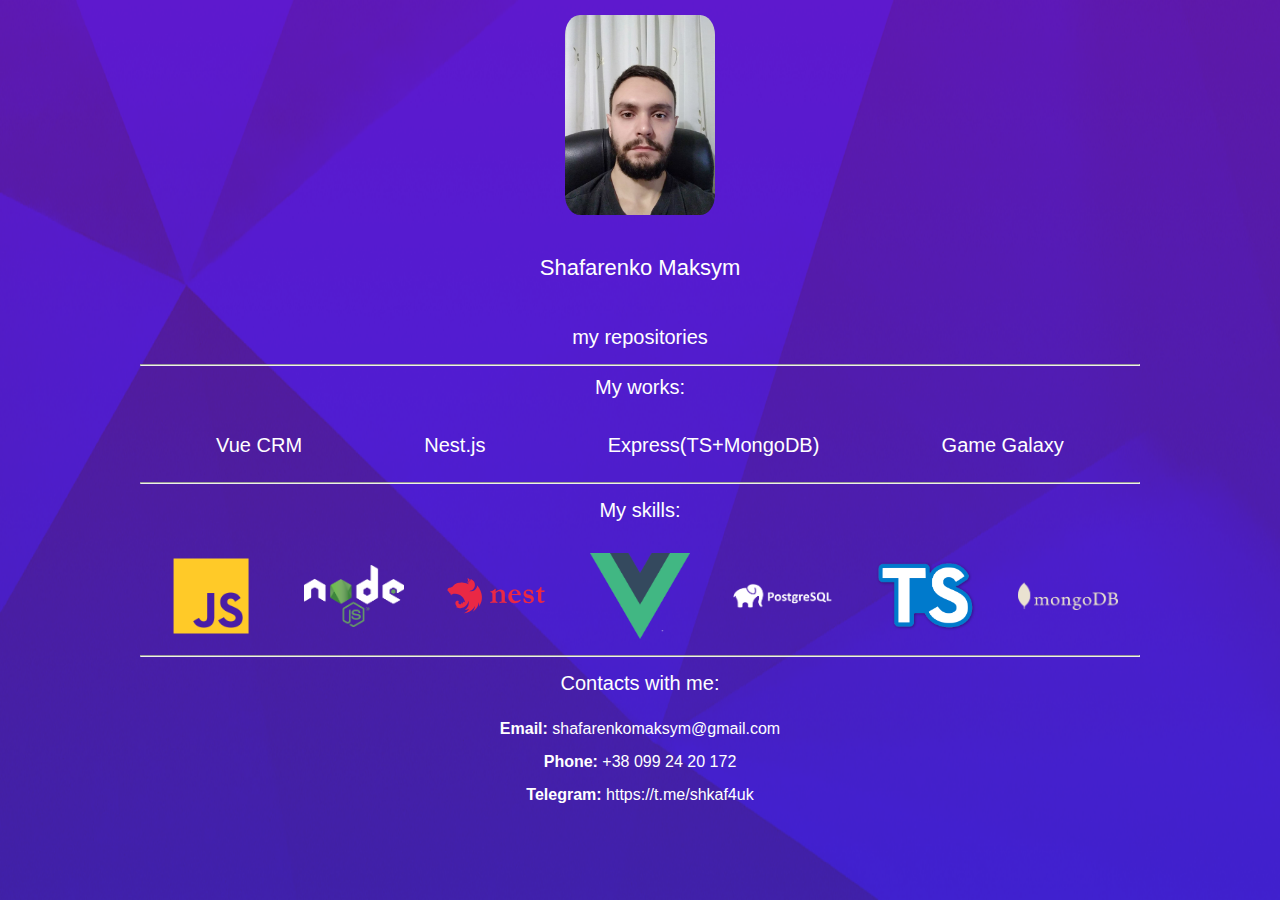
<file: my_profile/index.html>
<html>

<head>
    <meta charset="utf-8">
    <title>My profile</title>
    <link href="assets/css/main.css" type="text/css" rel="stylesheet">
</head>

<body>
    <section class="welcome">
        <div class="header_bg">
            <img src="./assets/images/header_bg.png" alt="">
        </div>
        <div class="content flex collun">
            <div class="my__foto flex jcc">
                <img src="assets/images/photo_my.jpg">
            </div>
            <div class="my__name flex jcc">
                Shafarenko Maksym
            </div>
            <div class="git__repository flex jcc">
                <a href="https://github.com/shkaf4uk" target=»_blank>my repositories</a>
            </div>
            <hr>
            <div class="my__work flex jcc">
                My works:
            </div>
            <div class="my__works flex aic jcsa">
                <a href="https://vue-crm-project-d2fa9.web.app/" target=»_blank>Vue CRM</a>
                <a href="https://github.com/shkaf4uk/nest_postgresql_jwt_docker_app" target=»_blank>Nest.js</a>
                <a href="https://github.com/shkaf4uk/express_typescript_mongodb" target=»_blank>Express(TS+MongoDB)</a>
                <a href="https://shkaf4uk.github.io/game_galaxian_v0.9.4/" target=»_blank>Game Galaxy</a>
            </div>
            <hr>
            <div class="my__skills flex jcc">
                My skills:
            </div>
            <div class="my__skills__img flex aic jcsa">
                <img class="scale" src="assets/images/js.png" />
                <img class="scale" src="assets/images/logo-node-js-white.png" />
                <img class="scale" src="assets/images/nestjs.svg" />
                <img class="scale" src="assets/images/vue_icon.png" alt="" />
                <img class="scale" src="assets/images/Postgresql-w.png" />
                <img class="scale" src="assets/images/ts_2.png" />
                <img class="scale" src="assets/images/mongodb-logo-removebg-preview.png" />
            </div>
            <hr>
            <div class="my__contacts flex jcc">
                Contacts with me:
            </div>
            <div class="my__contact flex">
                <span><b>Email:</b> shafarenkomaksym@gmail.com</span>
                <span><b>Phone:</b> +38 099 24 20 172</span>
                <span><b>Telegram:</b> https://t.me/shkaf4uk</span>
            </div>
        </div>
    </section>

</body>

</html>
</file>
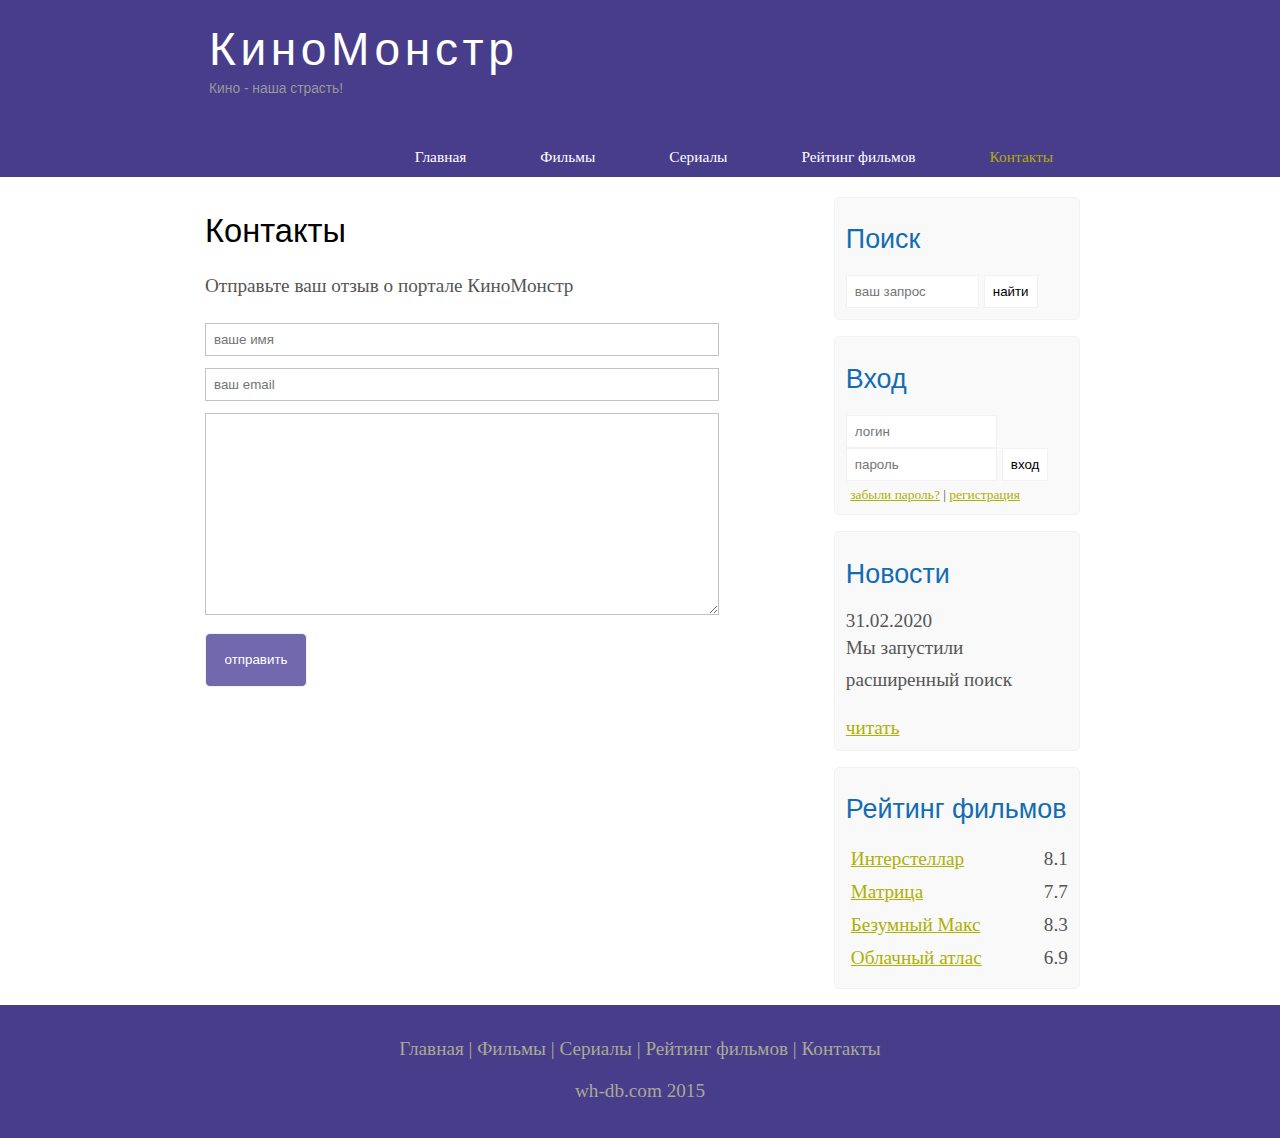
<file: kino/contact.html>
<!DOCTYPE html>
<html lang="en">
<head>
	<meta charset="UTF-8">
	<meta name = "viewport" content="width=device-width", initial-scale=1.0>
	<meta name="description" content="Киномонстр - это портал о кино">
	<meta name="keyword" content="фильмы, фыльмы онлайн, hd" >
	<link rel="stylesheet" type="text/css" href="assets/css/style.css">
	<title>Document</title>
</head>
<body>

	<div class="main">
		<div class="header">
			<div class="logo">
				<div class="logo_text">
					<h1><a href="/">КиноМонстр</a></h1>
					<h2>Кино - наша страсть!</h2>
				</div>
			</div>

			<div class="menubar">
				
				<ul class="menu">
					<li><a href="index.html">Главная</a></li>
					<li><a href="films.html">Фильмы</a></li>
					<li><a href="#">Сериалы</a></li>
					<li><a href="rating.html">Рейтинг фильмов</a></li>
					<li class="selected"><a href="#">Контакты</a></li>
				</ul>
			</div>
		</div>
	


	<div class="site_content">
		
		<div class="sidebar_conteiner">
			
			<div class="sidebar">
				<h2>Поиск</h2>
				<form method="POST" action="#" id="search_form">
					<input type="search" name="search_field" placeholder="ваш запрос">
					<input type="submit" class="btn" value="найти">
				</form>
			</div>

			<div class="sidebar">
				<h2>Вход</h2>
				<form method="POST" action="#" id="login">
					<input type="text" name="login_field" placeholder="логин">
					<input type="password" name="password_field" placeholder="пароль">
					<input type="submit" class="btn" value="вход">
					<div class="lables_passreg_text">
						<span><a href="#">забыли пароль?</a></span> | <span><a href="#">регистрация</a></span>
					</div>
				</form>
			</div>


			<div class="sidebar">
				<h2>Новости</h2>
				<span>31.02.2020</span>
				<p>Мы запустили расширенный поиск</p>
				<a href="#">читать</a>
			</div>


			<div class="sidebar">
				<h2>Рейтинг фильмов</h2>
				<ul>
					<li><a href="show.html">Интерстеллар</a><span class="reting_sidebar">8.1</span></li>
					<li><a href="#">Матрица</a><span class="reting_sidebar">7.7</span></li>
					<li><a href="#">Безумный Макс</a><span class="reting_sidebar">8.3</span></li>
					<li><a href="#">Облачный атлас</a><span class="reting_sidebar">6.9</span></li>
				</ul>
			</div>
		</div>

		<div class="content">
			<h1>Контакты</h1>
			<p>Отправьте ваш отзыв о портале КиноМонстр</p>

			<div class="send_review">
				<form method="POST" action="#" id="review">
					<input type="text" name="review_name" placeholder="ваше имя">
					<input type="email" name="review_mail" placeholder="ваш email">
					<textarea name="review_text"></textarea>
					<input type="submit" class="btn" value="отправить">
				</form>
			</div>

		</div>

	</div>

	<div class="footer">
		<p>
			<a href="index.html">Главная</a> | 
			<a href="films.html">Фильмы</a> |
			<a href="#">Сериалы</a> |
			<a href="rating.html">Рейтинг фильмов</a> |
			<a href="#">Контакты</a>

		</p>
		<p>wh-db.com 2015</p>
	</div>


</div>
	
</body>
</html>
</file>
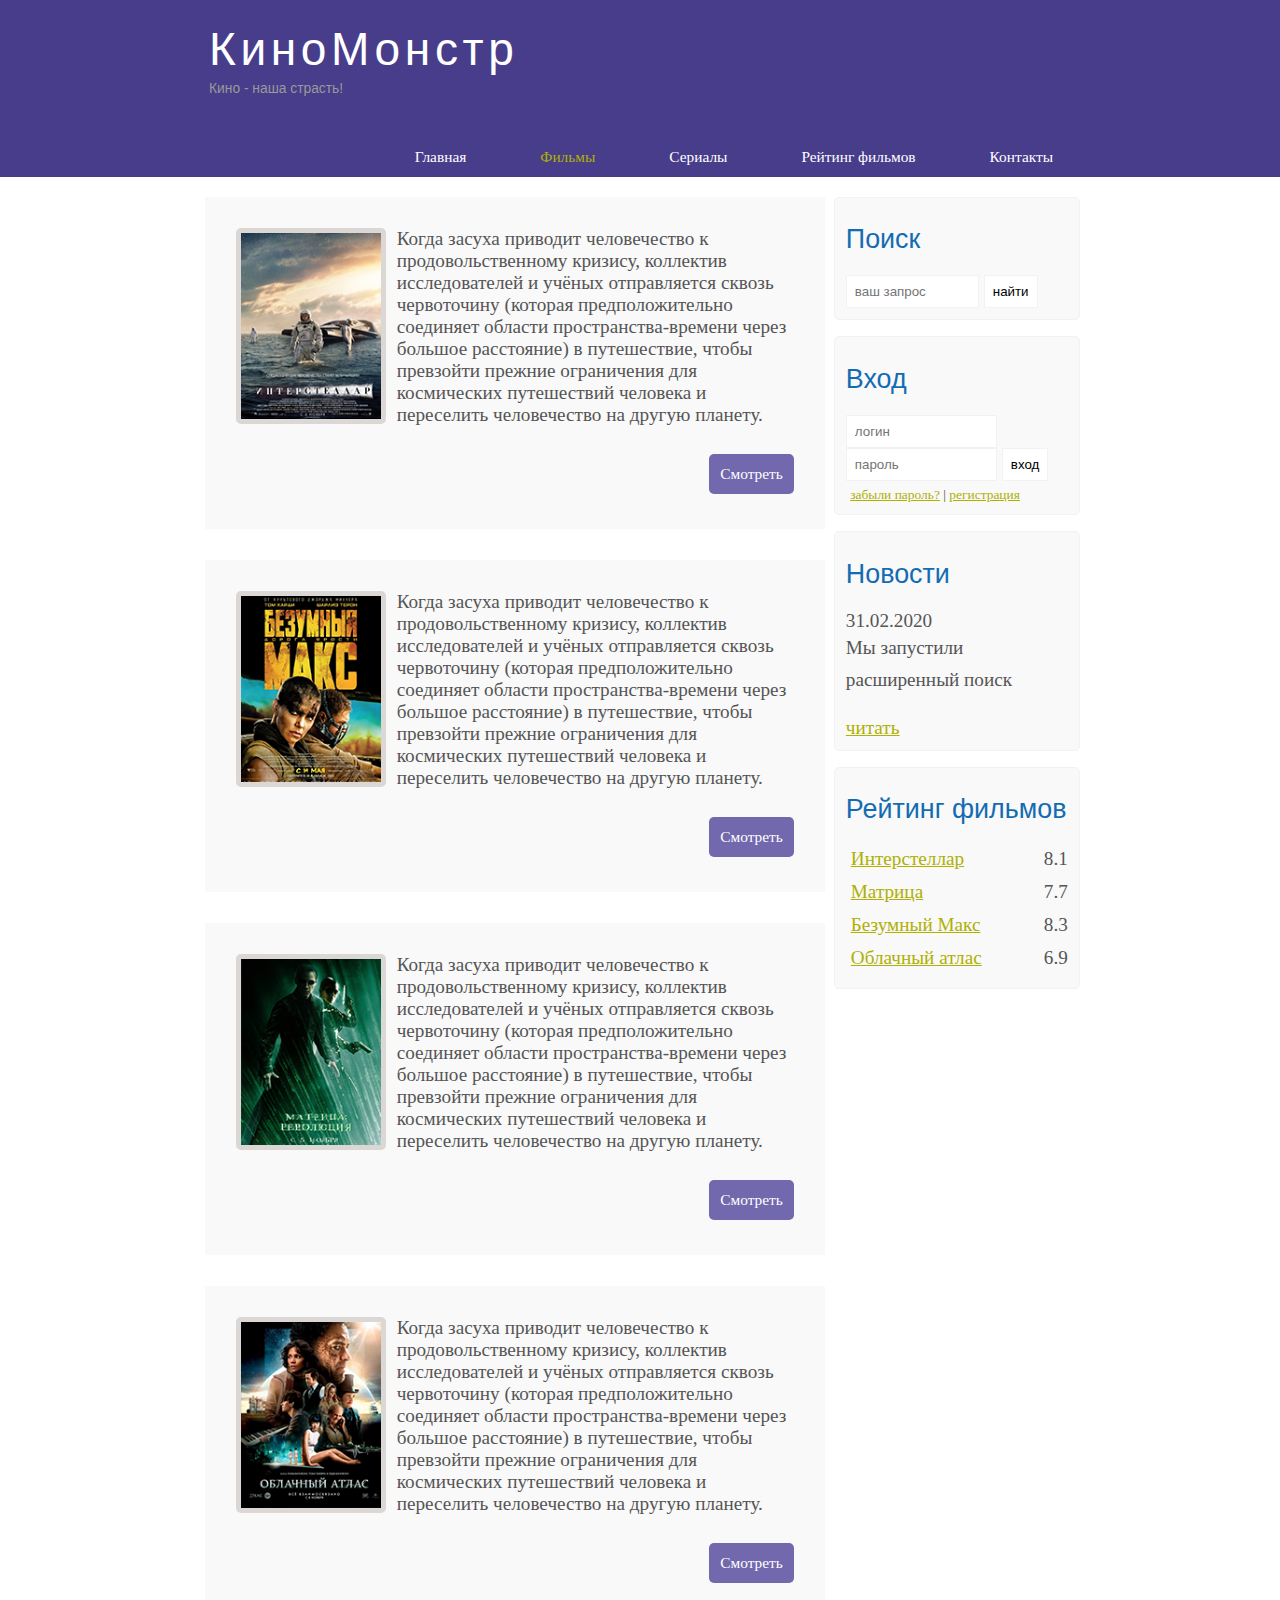
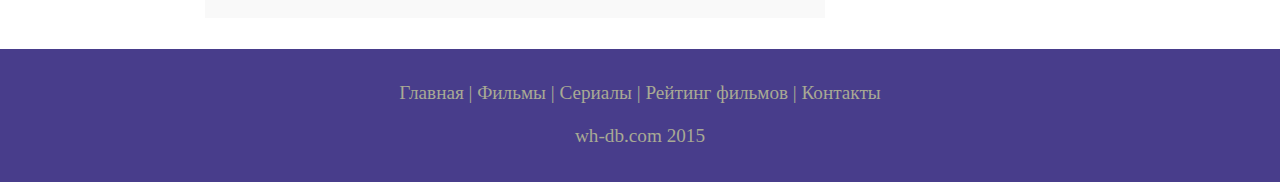
<file: kino/films.html>
<!DOCTYPE html>
<html lang="en">
<head>
	<meta charset="UTF-8">
	<meta name = "viewport" content="width=device-width", initial-scale=1.0>
	<meta name="description" content="Киномонстр - это портал о кино">
	<meta name="keyword" content="фильмы, фыльмы онлайн, hd" >
	<link rel="stylesheet" type="text/css" href="assets/css/style.css">
	<title>Document</title>
</head>
<body>

	<div class="main">
		<div class="header">
			<div class="logo">
				<div class="logo_text">
					<h1><a href="/">КиноМонстр</a></h1>
					<h2>Кино - наша страсть!</h2>
				</div>
			</div>

			<div class="menubar">
				
				<ul class="menu">
					<li><a href="index.html">Главная</a></li>
					<li class="selected"><a href="#">Фильмы</a></li>
					<li><a href="#">Сериалы</a></li>
					<li><a href="rating.html">Рейтинг фильмов</a></li>
					<li><a href="contact.html">Контакты</a></li>
				</ul>
			</div>
		</div>
	


	<div class="site_content">
		
		<div class="sidebar_conteiner">
			
			<div class="sidebar">
				<h2>Поиск</h2>
				<form method="POST" action="#" id="search_form">
					<input type="search" name="search_field" placeholder="ваш запрос">
					<input type="submit" class="btn" value="найти">
				</form>
			</div>

			<div class="sidebar">
				<h2>Вход</h2>
				<form method="POST" action="#" id="login">
					<input type="text" name="login_field" placeholder="логин">
					<input type="password" name="password_field" placeholder="пароль">
					<input type="submit" class="btn" value="вход">
					<div class="lables_passreg_text">
						<span><a href="#">забыли пароль?</a></span> | <span><a href="#">регистрация</a></span>
					</div>
				</form>
			</div>


			<div class="sidebar">
				<h2>Новости</h2>
				<span>31.02.2020</span>
				<p>Мы запустили расширенный поиск</p>
				<a href="#">читать</a>
			</div>


			<div class="sidebar">
				<h2>Рейтинг фильмов</h2>
				<ul>
					<li><a href="#">Интерстеллар</a><span class="reting_sidebar">8.1</span></li>
					<li><a href="#">Матрица</a><span class="reting_sidebar">7.7</span></li>
					<li><a href="#">Безумный Макс</a><span class="reting_sidebar">8.3</span></li>
					<li><a href="#">Облачный атлас</a><span class="reting_sidebar">6.9</span></li>
				</ul>
			</div>
		</div>

		<div class="content">
			<div class="info_film">
				<img src="assets/img/inter.png">
				Когда засуха приводит человечество к продовольственному кризису, коллектив исследователей и учёных отправляется сквозь червоточину (которая предположительно соединяет области пространства-времени через большое расстояние) в путешествие, чтобы превзойти прежние ограничения для космических путешествий человека и переселить человечество на другую планету.
				<div class="button"><a href="show.html">Смотреть</a></div>
			</div>

			<div class="info_film">
				<img src="assets/img/max.png">
				Когда засуха приводит человечество к продовольственному кризису, коллектив исследователей и учёных отправляется сквозь червоточину (которая предположительно соединяет области пространства-времени через большое расстояние) в путешествие, чтобы превзойти прежние ограничения для космических путешествий человека и переселить человечество на другую планету.
				<div class="button"><a href="#">Смотреть</a></div>
			</div>

			<div class="info_film">
				<img src="assets/img/matrix.png">
				Когда засуха приводит человечество к продовольственному кризису, коллектив исследователей и учёных отправляется сквозь червоточину (которая предположительно соединяет области пространства-времени через большое расстояние) в путешествие, чтобы превзойти прежние ограничения для космических путешествий человека и переселить человечество на другую планету.
				<div class="button"><a href="#">Смотреть</a></div>
			</div>

			<div class="info_film">
				<img src="assets/img/cloud.png">
				Когда засуха приводит человечество к продовольственному кризису, коллектив исследователей и учёных отправляется сквозь червоточину (которая предположительно соединяет области пространства-времени через большое расстояние) в путешествие, чтобы превзойти прежние ограничения для космических путешествий человека и переселить человечество на другую планету.
				<div class="button"><a href="#">Смотреть</a></div>
			</div>


		</div>

	</div>



	<div class="footer">
		<p>
			<a href="index.html">Главная</a> | 
			<a href="#">Фильмы</a> |
			<a href="#">Сериалы</a> |
			<a href="rating.html">Рейтинг фильмов</a> |
			<a href="contact.thml">Контакты</a>

		</p>
		<p>wh-db.com 2015</p>
	</div>


</div>
	
</body>
</html>
</file>
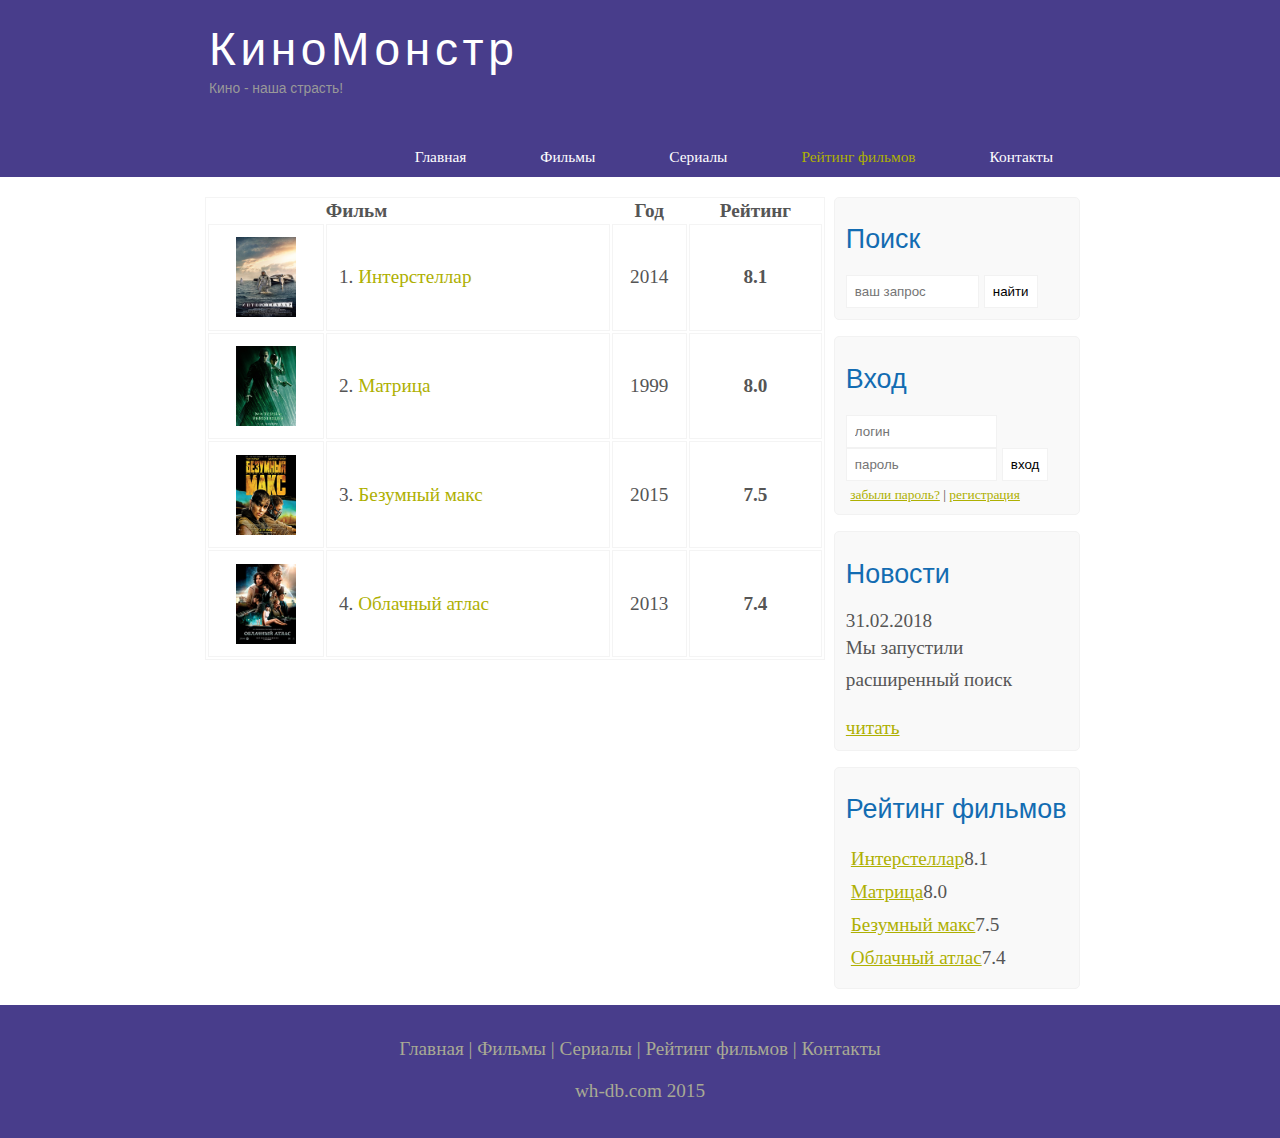
<file: kino/rating.html>
<!DOCTYPE html>
<html lang="en">
<head>
	<meta charset="UTF-8">
	<meta name="viewport" content="width=device-width, initial-scale=1.0">
	<title>Рейтинг фильмов</title>
	<meta name="description" content="Киномонстр - это портал о кино" />
	<meta name="keywords" content="фильмы, фильмы онлайн, hd" />
	<link rel="stylesheet" href="assets/css/style.css">
</head>
<body>

	<div class="main">
		
		<div class="header">
			<div class="logo">
				<div class="logo_text">
					<h1><a href="index.html">КиноМонстр</a></h1>
					<h2>Кино - наша страсть!</h2>
				</div>
			</div>
			
			<div class="menubar">
				
				<ul class="menu">
					<li><a href="index.html">Главная</a></li>	
					<li><a href="films.html">Фильмы</a></li>
					<li><a href="#">Сериалы</a></li>
					<li class="selected"><a href="rating.html">Рейтинг фильмов</a></li>
					<li><a href="contact.html">Контакты</a></li>
				</ul>

			</div>

		</div>

			
		<div class="site_content">
			
			<div class="sidebar_conteiner">
				
				<div class="sidebar">
					<h2>Поиск</h2>
					<form method="post" action="#" id="search_form" >
						<input type="search" name="search_field" placeholder="ваш запрос" />
						<input type="submit" class="btn" value="найти" />
					</form>
				</div>

				<div class="sidebar">
					<h2>Вход</h2>
					<form method="post" action="#" id="login">
						
						<input type="text" name="login_field" placeholder="логин" />
						<input type="password" name="password_field" placeholder="пароль" />
						<input type="submit" class="btn" value="вход" />
						<div class="lables_passreg_text">
							<span><a href="#">забыли пароль?</a></span> | <span><a href="#">регистрация</a></span>
						</div>

					</form>
				</div>

				<div class="sidebar">
					<h2>Новости</h2>
					<span>31.02.2018</span>
					<p>Мы запустили расширенный поиск</p>
					<a href="#">читать</a>
				</div>

				<div class="sidebar">
					<h2>Рейтинг фильмов</h2>
					<ul>
						<li><a href="show.html">Интерстеллар</a><span class="rating_sidebar">8.1</span></li>
						<li><a href="#">Матрица</a><span class="rating_sidebar">8.0</span></li>
						<li><a href="#">Безумный макс</a><span class="rating_sidebar">7.5</span></li>
						<li><a href="#">Облачный атлас</a><span class="rating_sidebar">7.4</span></li>
					</ul>
				</div>

			</div>

			<div class="content">
				
				<table>
					
					<tr>
						<th></th>
						<th>Фильм</th>
						<th class="center">Год</th>
						<th class="center">Рейтинг</th>
					</tr>
					<tr>
						<td class="center"><img src="assets/img/inter.png"></td>
						<td>1. <a href="show.html">Интерстеллар</a></td>
						<td class="center">2014</td>
						<td class="center rating">8.1</td>
					</tr>
					<tr>
						<td class="center"><img src="assets/img/matrix.png"></td>
						<td>2. <a href="#">Матрица</a> </td>
						<td class="center">1999</td>
						<td class="rating center">8.0</td>
					</tr>
					<tr>
						<td class="center"><img src="assets/img/max.png"></td>
						<td>3. <a href="#">Безумный макс</a></td>
						<td class="center">2015</td>
						<td class="rating center">7.5</td>
					</tr>
					<tr>
						<td class="center"><img src="assets/img/cloud.png"></td>
						<td>4. <a href="#">Облачный атлас</a></td>
						<td class="center">2013</td>
						<td class="rating center">7.4</td>
					</tr>

				</table>

			</div>

		</div>





	<div class="footer">
		<p>
			<a href="index.html">Главная</a> |
			<a href="films.html">Фильмы</a> | 
			<a href="#">Сериалы</a> |
			<a href="rating.html">Рейтинг фильмов</a> |
			<a href="contact.html">Контакты</a>
		</p>
		<p>wh-db.com 2015</p>
	</div>

	</div>
	
</body>
</html>
</file>
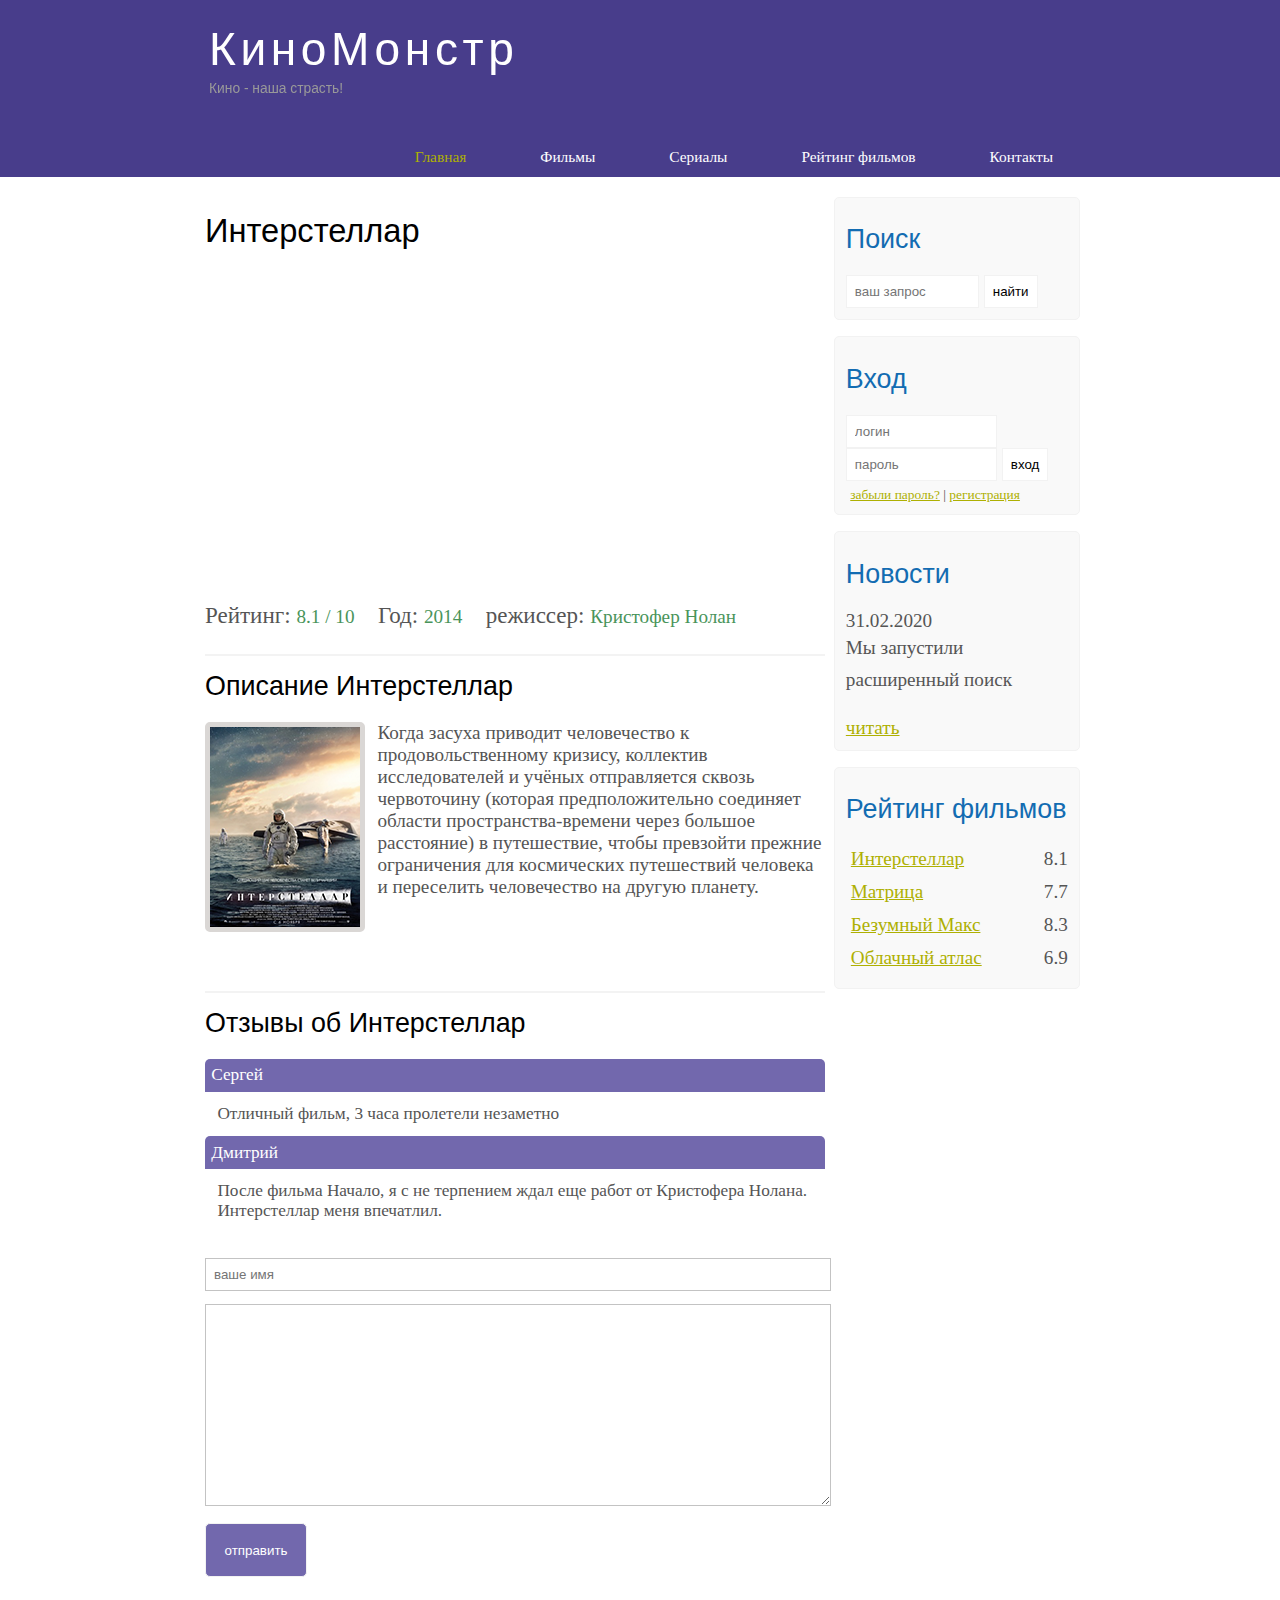
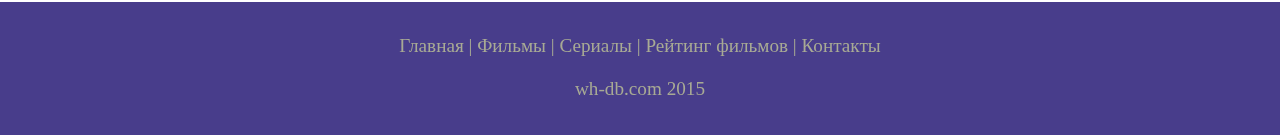
<file: kino/show.html>
<!DOCTYPE html>
<html lang="en">
<head>
	<meta charset="UTF-8">
	<meta name = "viewport" content="width=device-width", initial-scale=1.0>
	<meta name="description" content="Киномонстр - это портал о кино">
	<meta name="keyword" content="фильмы, фыльмы онлайн, hd" >
	<link rel="stylesheet" type="text/css" href="assets/css/style.css">
	<title>Document</title>
</head>
<body>

	<div class="main">
		<div class="header">
			<div class="logo">
				<div class="logo_text">
					<h1><a href="/">КиноМонстр</a></h1>
					<h2>Кино - наша страсть!</h2>
				</div>
			</div>

			<div class="menubar">
				
				<ul class="menu">
					<li class="selected"><a href="index.html">Главная</a></li>
					<li><a href="films.html">Фильмы</a></li>
					<li><a href="#">Сериалы</a></li>
					<li><a href="rating.html">Рейтинг фильмов</a></li>
					<li><a href="contact.html">Контакты</a></li>
				</ul>
			</div>
		</div>
	


	<div class="site_content">
		
		<div class="sidebar_conteiner">
			
			<div class="sidebar">
				<h2>Поиск</h2>
				<form method="POST" action="#" id="search_form">
					<input type="search" name="search_field" placeholder="ваш запрос">
					<input type="submit" class="btn" value="найти">
				</form>
			</div>

			<div class="sidebar">
				<h2>Вход</h2>
				<form method="POST" action="#" id="login">
					<input type="text" name="login_field" placeholder="логин">
					<input type="password" name="password_field" placeholder="пароль">
					<input type="submit" class="btn" value="вход">
					<div class="lables_passreg_text">
						<span><a href="#">забыли пароль?</a></span> | <span><a href="#">регистрация</a></span>
					</div>
				</form>
			</div>


			<div class="sidebar">
				<h2>Новости</h2>
				<span>31.02.2020</span>
				<p>Мы запустили расширенный поиск</p>
				<a href="#">читать</a>
			</div>


			<div class="sidebar">
				<h2>Рейтинг фильмов</h2>
				<ul>
					<li><a href="show.html">Интерстеллар</a><span class="reting_sidebar">8.1</span></li>
					<li><a href="#">Матрица</a><span class="reting_sidebar">7.7</span></li>
					<li><a href="#">Безумный Макс</a><span class="reting_sidebar">8.3</span></li>
					<li><a href="#">Облачный атлас</a><span class="reting_sidebar">6.9</span></li>
				</ul>
			</div>
		</div>

		<div class="content">
			<h1>Интерстеллар</h1>
			
			<iframe width="560" height="315" src="https://www.youtube.com/embed/qcPfI0y7wRU" frameborder="0" allow="accelerometer; autoplay; clipboard-write; encrypted-media; gyroscope; picture-in-picture" allowfullscreen></iframe>

			<div class="info_film_page">
				<span class="label">Рейтинг: </span><span class="value">8.1 / 10</span>
				<span class="label">Год: </span><span class="value">2014</span>
				<span class="label">режиссер: </span><span class="value">Кристофер Нолан</span>
			</div>

			<hr>
			<h2>Описание Интерстеллар</h2>
			<div class="description_film">
				<img src="assets/img/inter.png">
				Когда засуха приводит человечество к продовольственному кризису, коллектив исследователей и учёных отправляется сквозь червоточину (которая предположительно соединяет области пространства-времени через большое расстояние) в путешествие, чтобы превзойти прежние ограничения для космических путешествий человека и переселить человечество на другую планету.
			</div>

			<hr>
			<h2>Отзывы об Интерстеллар</h2>

			<div class="reviews">
				<div class="reviews_name">
					Сергей
				</div>
				<div class="reviews_text">
					Отличный фильм, 3 часа пролетели незаметно
				</div>

				<div class="reviews_name">
					Дмитрий
				</div>
				<div class="reviews_text">
					После фильма Начало, я с не терпением ждал еще работ от Кристофера Нолана. Интерстеллар меня впечатлил.
				</div>
			</div>

			<div class="send">
				<form method="POST" action="#" id="review">
					<input type="text" name="review_name" placeholder="ваше имя">
					<textarea name="review_text"></textarea>
					<input type="submit" class="btn" value="отправить">
				</form>
			</div>

		</div>

	</div>

	<div class="footer">
		<p>
			<a href="#">Главная</a> | 
			<a href="#">Фильмы</a> |
			<a href="#">Сериалы</a> |
			<a href="#">Рейтинг фильмов</a> |
			<a href="#">Контакты</a>

		</p>
		<p>wh-db.com 2015</p>
	</div>


</div>
	
</body>
</html>
</file>
<file: game_galaxian_v0.9.4/css/style.css>
@font-face {
  font-family: "AbrilFatface"; src: url(../font/AbrilFatface-Regular.ttf);
}

body {
    font-family: 'AbrilFatface', cursive;
}


/*==========================
Блок старта
===========================*/
#startBlock{
    width: 100%;
    height: 100%;
    position: relative;
    background-size: 135%;
}

#startBlock button{
    width: 300px;
    height: 150px;
    font-size: 100px;
    position: absolute;
    margin-top: auto;
    top: 225px;
    left: 250px;
    display: block;
    color: magenta;
    cursor: pointer;
    background: 0;
    border: 0;
    font-family: 'AbrilFatface', cursive;
}

#startBlock h1{
    position: absolute;
    font-size: 100px;
    left: 220px;
    color: red;
}

#leftRight {
    position: absolute;
    left: 275px;
    top: 515px;
    color: black;
}

.infoDrive{
    position: absolute;
    left: 170px;
    top: 510px;
    color: black;
}

.infoShoot{
    position: absolute;
    left: 425px;
    top: 510px;
    color: black;
}

.infoSpace{
    position: absolute;
    left: 450px;
    top: 500px;
}


/*==========================
        Игра
===========================*/
#gamePole{
    width: 800px;
    height: 600px;
    margin: 0 auto;
    position: relative;
    background-size: 100%;
    background-image: url(../images/123.gif);
 }

#ochki{
    font-size: 44px;
    color: gold;
    position: absolute;
    font-weight: bold;
    top: 5px;
    left: 10px;
}

#life{  
    top: 30px;
    right: 20px;
    position: absolute;
}

#life span{
    width: 26px;
    height: 26px;
    float: right;
}

#ship{
    width: 65px;
    height: 65px;
    position: absolute;
    top: 500px;
    left: 400px;
    transition: all 0.1s;  
}

#pull{
    width: 10px;
    height: 20px;
    background: orange;
    position: absolute;
    transition: all 0s;
    border-radius: 14px;
}

#enemy-block{
    top: 60px;
    left: 100px;
    width: 600px;
    height: 250px;
    position: absolute;
}


/*-----------------------------
    Блок завершения игры
===============================*/

#h2{
    position: absolute;
    left: 274px;
    font-size: 50px;
    color: white;
    top: 30px;
}

#h3{
    position: absolute;
    top: 140px;
    font-size: 50px;
    left: 184px;
    color: white;
    line-height: 70px;
}

#start-knopka{
  width: 100%;
  height: 100%;
  font-size: 60px;
  cursor: pointer;
  border: 0;
  background: 0;
  color: white;
  font-family: 'AbrilFatface', cursive;
}

#start-block{
    position: absolute;
    top: 355px;
    width: 300px;
    left: 250px;
    height: 90px;
}
</file>
<file: kino/assets/css/style.css>
* {
	margin: 0;
	padding: 0;
}

body {
	font-size: 1.2em;
	background-color: #fff;
	color: #555;
}

p {
	padding: 0 0 20px 0;
	line-height: 1.7em;
}

input[type="text"], input[type="password"], input[type="search"], input[type="email"] {
	color: #5d5d5d;
	width: 60%;
	padding: 8px;
}

input, textarea {
	outline: none;
	border: none;
	border: solid 1px #f2f2f2;
}

h1, h2 {
	font: normal 170% "century gothic", arial;
	margin: 0 0 15px 0;
	padding: 15px 0 5px 0;
	color: #000;
}

h2 {
	font-size: 140%;
}

a, a:hover {
	outline: none;
	text-decoration: underline;
	color: #aeb002;
}

ul {
	margin: 2px 0 22px 17px;
}

ul li {
	margin: 0 0 6px 0;
	padding: 0 0 4px 5px;
	line-height: 1.5em;
}

hr {
	border: solid 1px #f3f3f3;
}


.header {
	background-color: darkslateblue;
	height: 177px;
	font-size: 0.8em;
	margin-left: 0px;
	margin-right: 0px;
	min-width: 900px;
}

.main, .logo, .menubar, .site_content, .footer {
	margin-left: auto;
	margin-right: auto;
}

.logo {
	width: 880px;
	padding-bottom: 40px;
}

.logo h1, .logo h2 {
	font: normal 300% 'century gothic', arial, sans-serif;
	margin: 0 0 0 9px;
}

.logo_text h1, .logo_text h1 a, .logo_text h1 a:hover {
	padding: 22px 0 0 0;
	color: #fff;
	letter-spacing: 0.1em;
	text-decoration: none;
}

.logo_text h2 {
	font-size: 0.9em;
	padding: 4px 0 0 0;
	color: #999;
}

.menubar {
	width: 900px;
	height: 46px;
}

ul.menu {
	float: right;
}

ul.menu li {
	float: left;
	padding: 0 0 0 9px;
	list-style: none;
	margin: 1px 2px 0 0;
}

ul.menu li a {
	float: normal 100% 'trebuchet ms', sans-serif;
	display: block;
	height: 20px;
	padding: 6px 35px 5px 28px;
	color: #fff;
	text-decoration: none;
}

ul.menu li.selected a {
	color: #aeb002;
}

ul.menu li a:hover {
	color: #e4ec04;
}

.site_content {
	width: 880px;
	overflow: hidden;
	margin: 20px auto 0 auto;
	background-color: white;
}

.sidebar_conteiner {
	float: right;
	width: 224px;
}

.sidebar{
	float: right;
	width: 222px;
	padding: 5%;
	margin: 0 0 16px 0;
	border: solid 1px #f2f2f2;
	border-radius: 5px;
	background-color: #f9f9f9;
}

.btn {
	padding: 8px;
	background-color: white;
	cursor: pointer;
}

.sidebar h2 {
	color: #136cb2;
}

.lables_passreg_text {
	font-size: 0.7em;
	margin-top: 3%;
	margin-left: 2%;
}

.sidebar ul {
	margin: 0;
}

.sidebar ul li {
	list-style-type: none;
	margin: 0;
}

.reting_sidebar {
	float: right;
}

.content {
	text-align: left;
	width: 620px;
	padding: 0 0 0 5px;
	float: left;
}

.content a {
	text-decoration: none;
}

.films_block {
	margin-bottom: 5%;
}

.films_block img {
	border-radius: 5px;
	border: solid 5px #dad7d5;
	width: 22%;
}

.posts_content {
	font-size: 0.8em;
}

.info_film_page {
	margin-top: 2%;
	margin-bottom: 4%;
}

.label {
	font-size: 1.2em;
}

.value {
	font-size: 1em;
	color: #49945a;
	margin-right: 3%;
}

.description_film {
	margin-bottom: 15%;
}

.description_film img {
	float: left;
	margin-right: 2%;
	border-radius: 5px;
	border: solid 5px #dad7d5;
}

.reviews {
	margin-bottom: 4%;
	font-size: 0.9em;
}

.reviews_name {
	background-color: #7268ad;
	color: white;
	padding: 1%;
	border-top-left-radius: 5px;
	border-top-right-radius: 5px;

}

.reviews_text {
	padding-top: 2%;
	padding-bottom: 2%;
	padding-left: 2%;
}

.send {
	margin-bottom: 4%;
}

.send input[type="text"], textarea {
	border: solid 1px #c3c3c3;
	margin-bottom: 2%;
}

.send input[type="text"] {
	width: 98%;
}

.send textarea {
	width: 624px;
	height: 200px;
}

.send input[type="submit"], .send_review input[type="submit"] {
	background-color: #7268ad;
	padding: 3%;
	color: white;
	border-radius: 5px;
}


.send_review {
	margin-bottom: 4%;
}

.send_review input[type="text"], .send_review input[type="email"], textarea {
	border: solid 1px #c3c3c3;
	margin-bottom: 2%;
	width: 80%;
}

.send_review textarea {
	width: 512px;
	height: 200px;
}

.info_film {
	margin-bottom: 5%;
	background-color: #f9f9f9;
	padding: 5%;
	height: 270px;
}

.info_film img {
	float: left;
	margin-right: 2%;
	border-radius: 5px;
	border: solid 5px #dad7d5;
	width: 25%;
}

.button {
	background-color: #7268ad;
	padding: 2%;
	color: white;
	border-radius: 5px;
	float: right;
	margin-top: 5%;
	clear: both;
	font-size: 0.8em;
}

.button a {
	color: white;
}

table {
  width: 100%;
  border: solid 1px #f4f4f4;
}

td {
  padding: 2%;
  border: solid 1px #f4f4f4;
}

td img {
  width: 60px;
  vertical-align: middle;
}

.center {
  text-align: center;
}

.rating {
  font-weight: bold;
}

.footer {
	width: 100%;
	height: 100px;
	padding: 28px 0 5px 0;
	text-align: center;
	background-color: darkslateblue;
	color: #a8aa94;
	margin-left: 0px;
	margin-right: 0px;
	min-width: 900px;
}

.footer a {
	color: #a8aa94;
	text-decoration: none;
}

.footer a:hover {
	color: #fff;	
}

.footer p {
	padding: 0 0 10px 0;
}



/* CSS Mobile */

@media only screen 
and (min-device-width: 320px) 
and (max-device-width: 568px){
	
	.header {
    	background-color: #365665;
    	min-width: 100%;
	    height: 20%;
	    text-align: center;
	}

	.logo {
		width: 100%;
	}

	.site_content {
		width: 100%;
	}

	.menubar {
		width: 100%;
		height: 100%;
	}

	.content {
		width: 100%;
		text-align: center;
	}

	.site_content {
		width: 100%;
		text-align: center;
	}

	.sidebar_conteiner {
		display: none;
	}

	.footer {
		display: none;
	}

	ul.menu {
		float: none;
	}

	ul.menu li {
		margin: 0;
		padding: 0;
		float: none;
	}

	.logo h1 {
		font: normal 235% 'century gothic', arial, sans-serif;
	}

	.logo h2 {
		font: normal 100% 'century gothic', arial, sans-serif;
		color: white;
	}

	.content h1, h2 {
		font: normal 110% 'century gothic', arial;
	}

	.films_block img {
		width: 43%;
	}

	.posts_content p {
		line-height: 1.5em;
		padding: 3%;
		text-align: left;
	}

	.posts p {
		font-size: 120%;
	}


	/* films page */
	.info_film {
		float: none;
		height: 100%;
		text-align: left;
	}

	.info_film img {
		width: 90%;
		margin-bottom: 5%;
	}

	.button {
		float: none;
	}

	/* rating page */

	table {
		display: block;
	}

	th {
		font-size: 75%;
	}

	td {
		text-align: left;
		padding: 0;
		margin: 0;
		font-size: 95%;
	}




	/* show page */

	iframe {
		width: 88%;
		height: 100%;
	}

	.description_film {
		width: 90%;
		text-align: left;
		margin-left: 2%;
	}

	.description_film img {
		float: none;
		width: 73%;
		display: block;
		margin: 0;
		padding: 0;
		margin-left: 11%;
		margin-bottom: 7%;
	}

	.reviews {
		text-align: left;
		width: 90%;
	}

	.send input[type="text"] {
		width: 80%;
	}

	.send textarea, .send_review textarea {
		width: 85%;
	}

	.sidebar_container {
		display: none;
	}

}
</file>
<file: landing_page_1/styles/style.css>
@import url('https://fonts.googleapis.com/css2?family=Titillium+Web:ital,wght@0,300;0,400;0,600;0,700;1,400&display=swap');

*, html, body {
	margin: 0;
	padding: 0;
	box-sizing: border-box;
	text-decoration: none;
	font-family: 'Titillium Web', sans-serif;
	list-style: none;
}

.flex{
	display: flex;
}

.content{
	width: 1440px;
	margin: 0 auto;
 	height: 595px;
 	position: relative;
 	font-family: 'Titillium Web', sans-serif;
}

.jcsb{
	justify-content: space-between;
}

.jcsa{
	justify-content: space-around;
}

.jcc{
	justify-content: center;
}

.aic{
	align-items: center;
}

.welcome {
	width: 100%;
	margin: 0 auto;
	background: linear-gradient(180deg, #5E19CE 0%, #4021D6 100%);
	mix-blend-mode: darken;
 	height: 595px;
 	position: relative;
 	font-family: 'Titillium Web', sans-serif;
}

.welcome_logo img{
	margin-left: 210px;
	margin-top: 55px;
}

.menu{
	margin-right: 195px;
	margin-top: 70px;
}

.menu li{
	display: inline-block;
}

.menu li a{
	color: white;
	text-decoration: none;
	font-size: 16px;
	text-transform: uppercase;
	font-weight: normal;
	font-family: 'Titillium Web', sans-serif;
	padding: 8px 20px;
	line-height: 18px;
}

.menu li a:hover{
	border-radius: 4px;
    background-color: rgb(100, 58, 121);
    padding: 8px 20px;
}

.text_center{
  text-align: center;
  position: absolute;
  left: 265px;
  top: 240px;
  font-size: 42px;
  color: rgb(247, 243, 234);
  font-family: 'Titillium Web', sans-serif;
  font-weight: bold;
  line-height: 49px;
}

.work_btn{
	font-size: 18px;
	position: absolute;
	padding: 22px 82px;
	background-color: rgb(235, 125, 75);
	margin-left: 574px;
	margin-bottom: 145px;
	border-radius: 5px;
	top: 380px;
}

.work_btn a{
	font-family: 'Titillium Web', sans-serif;
	font-weight: 600;
	text-decoration: none;
	color: #ffffff;
}

.shape_btn_work {
	background-color: rgb(0, 0, 0);
    opacity: 15%;
    position: absolute;
    left: 2px;
    top: 68px;
    width: 288px;
    height: 4px;
    border-radius: 2px;
}


/*===============
Блок №2
=================*/
.services {
	background: #17c2a4;
	width: 100%;
	height: 750px;
	margin: 0 auto;
	position: relative;
	font-family: 'Titillium Web', sans-serif;
}

.services_content{
	background: #17c2a4;
	width: 1440px;
	height: 750px;
	margin: 0 auto;
	position: relative;
	font-family: 'Titillium Web', sans-serif;
}

.text_top{
	margin: 0 auto;
    position: absolute;
    text-align: center;
    left: 430px;
    top: 120px;
    font-size: 40px;
    font-weight: bold;
    letter-spacing: 9px;
    color: #ffffff;
    line-height: 0.750;
    
}

.services_line{
	background-color: rgb(0, 0, 0);
  	opacity: 15%;
  	position: absolute;
  	width: 100px;
  	height: 4px;
  	left: 675px;
  	top: 170px;
}

.services_text_we_are{
	font-size: 18px;
	font-weight: 400;
	line-height: 1.5;
	letter-spacing: 1px;
  	text-align: center;
  	position: absolute;
 	left: 400px;
  	top: 200px;
  	color: rgb(255, 255, 255);
  	font-family: 'Titillium Web', sans-serif;
}

.services_flag{
	position: absolute;
	top: 325px;
	left: 200px;
}

.services_flag img{
	position: absolute;
	left: 35px;
}

.branding{
	font-size: 24px;
    font-family: 'Titillium Web', sans-serif;
    color: rgb(255, 255, 255);
    font-weight: bold;
    text-transform: uppercase;
    line-height: 0.75;
    text-align: left;
    position: absolute;
    left: 30px;
    top: 170px;
}

.text_lorem{
	font-size: 16px;
	font-weight: 300;
	font-family: 'Titillium Web', sans-serif;
	color: rgb(255, 255, 255);
	line-height: 1.5;
	text-align: center;
	position: absolute;
	left: 0px;
	top: 230px;
	width: 192px;
	height: 64px;
}

.services_crayon{
	position: absolute;
	top: 325px;
	left: 495px;
}

.services_crayon img{
	position: absolute;
	left: 50px;
}

.design{
	font-size: 24px;
    font-family: 'Titillium Web', sans-serif;
    color: rgb(255, 255, 255);
    font-weight: bold;
    text-transform: uppercase;
    line-height: 0.75;
    text-align: left;
    position: absolute;
    left: 50px;
    top: 170px;
}

.text_sed{
	font-size: 16px;
	font-weight: 300;
	font-family: 'Titillium Web', sans-serif;
	color: rgb(255, 255, 255);
	line-height: 1.5;
	text-align: center;
	position: absolute;
	left: 0px;
	top: 230px;
	width: 192px;
	height: 64px;
}


.services_gears{
	position: absolute;
	top: 325px;
	left: 760px;
}

.services_gears img{
	position: absolute;
	left: 20px;
}


.development{
	font-size: 24px;
    font-family: 'Titillium Web', sans-serif;
    color: rgb(255, 255, 255);
    font-weight: bold;
    text-transform: uppercase;
    line-height: 0.75;
    text-align: left;
    position: absolute;
    left: 20px;
    top: 170px;
}

.services_rocket{
	position: absolute;
	top: 325px;
	left: 1045px;
}

.services_rocket img{
	position: absolute;
	left: 60px;
}

.rocket{
	width: 180px;
	font-size: 24px;
    font-family: 'Titillium Web', sans-serif;
    color: rgb(255, 255, 255);
    font-weight: bold;
    text-transform: uppercase;
    line-height: 0.75;
    text-align: left;
    position: absolute;
    left: 20px;
    top: 170px;
}

/*===============
Блок №3
=================*/
.team {
	background-color: #e7f1f8;
	width: 100%;
  	height: 915px;
  	font-family: 'Titillium Web', sans-serif;
  	position: relative;
  	margin: 0 auto;
}

.team_content{
	background-color: #e7f1f8;
	width: 1440px;
  	height: 915px;
  	font-family: 'Titillium Web', sans-serif;
  	position: relative;
  	margin: 0 auto;
}

.team_meet_text{
	font-size: 41px;
	font-family: 'Titillium Web', sans-serif;
	color: rgb(60, 71, 97);
	font-weight: bold;
	line-height: 0.748;
	text-align: center;
	position: absolute;
	left: 440.5px;
  	top: 122px;
  	letter-spacing: 2px;
}

.team_line{
	background-color: rgb(0, 0, 0);
  	opacity: 15%;
  	position: absolute;
  	width: 100px;
  	height: 4px;
  	left: 675px;
  	top: 170px;
}

.team_we_text{
	font-family: 'Titillium Web', sans-serif;
    font-size: 18px;
    font-weight: 400;
    color: #3c4761;
    letter-spacing: 0.15px;
    text-align: center;
    position: absolute;
    left: 405px;
    top: 200px;
}

.text_anne{
	font-size: 24px;
	font-family: 'Titillium Web', sans-serif;
	color: rgb(39, 40, 61);
	font-weight: bold;
	text-transform: uppercase;
	line-height: 0.75;
	text-align: left;
	position: absolute;
	margin: 0 auto;
	top: 240px;
}

.text_ceo{
	font-size: 16px;
	color: rgb(48, 186, 231);
	line-height: 1.125;
	text-align: center;
	position: absolute;
	margin: 0 auto;
	font-family: 'Titillium Web', sans-serif;
	left: 20px;
	top: 275px;
}

.text_loremi{
	font-size: 16px;
	font-weight: 300;
	color: rgb(60, 71, 97);
	line-height: 1.5;
	text-align: center;
	position: absolute;
	margin: 0 auto;
	top: 315px;
	width: 196px;
	height: 112px;
	font-family: 'Titillium Web', sans-serif;
}

.text_kate{
	font-size: 24px;
	font-family: 'Titillium Web', sans-serif;
	color: rgb(39, 40, 61);
	font-weight: bold;
	text-transform: uppercase;
	line-height: 0.75;
	text-align: left;
	position: absolute;
	margin: 0 auto;
	top: 240px;
	padding: 0 0 0 30px;
}

.text_ashley{
	font-size: 24px;
	font-family: 'Titillium Web', sans-serif;
	color: rgb(39, 40, 61);
	font-weight: bold;
	text-transform: uppercase;
	line-height: 0.75;
	text-align: left;
	position: absolute;
	margin: 0 auto;
	top: 240px;
	padding: 0 0 0 14px;
}

.text_creative{
	font-size: 16px;
	color: rgb(48, 186, 231);
	line-height: 1.125;
	text-align: center;
	position: absolute;
	margin: 0 auto;
	font-family: 'Titillium Web', sans-serif;
	left: 20px;
	top: 275px;
	padding: 0 0 0 20px;
}

.text_duis{
	font-size: 16px;
	font-weight: 300;
	color: rgb(60, 71, 97);
	line-height: 1.5;
	text-align: center;
	position: absolute;
	margin: 0 auto;
	top: 315px;
	width: 197px;
	height: 112px;
	font-family: 'Titillium Web', sans-serif;
}

.team_base_1{
	position: absolute;
	left: 200px;
	top: 300px;
}

.team_base_2{
	position: absolute;
	left: 480px;
	top: 300px;
}

.team_base_3{
	position: absolute;
	left: 760px;
	top: 300px;
}

.team_base_4{
	position: absolute;
	left: 1040px;
	top: 300px;
}


.team_base_icon_1{
	position: absolute;
	top: 460px;
	margin: 0 auto;
	left: 20px;
	max-width: 170px;
}

.team_base_icon_1 img{
	margin-right: 7px;
}

.team_base_icon_2{
	position: absolute;
	top: 460px;
	margin: 0 auto;
	left: 40px;
	max-width: 170px;
}

.team_base_icon_2 img{
	margin-right: 7px;
}

.text_sedut{
	font-size: 16px;
	font-weight: 300;
	color: rgb(60, 71, 97);
	line-height: 1.5;
	text-align: center;
	position: absolute;
	margin: 0 auto;
	top: 315px;
	width: 200px;
	height: 112px;
	font-family: 'Titillium Web', sans-serif;
}

.text_lead{
	font-size: 16px;
	color: rgb(48, 186, 231);
	line-height: 1.125;
	text-align: center;
	position: absolute;
	margin: 0 auto;
	font-family: 'Titillium Web', sans-serif;
	left: 30px;
	top: 275px;
	padding: 0 0 0 20px;
}

.text_olivia{
	font-size: 24px;
	font-family: 'Titillium Web', sans-serif;
	color: rgb(39, 40, 61);
	font-weight: bold;
	text-transform: uppercase;
	line-height: 0.75;
	text-align: left;
	position: absolute;
	margin: 0 auto;
	top: 240px;
	padding: 0 0 0 20px;
}

/*===============
Блок №4
=================*/
.skills{
	background-color: #ffffff;
	width: 100%;
  	height: 655px;
  	font-family: 'Titillium Web', sans-serif;
  	position: relative;
  	margin: 0 auto;
}

.skills_content {
	background-color: #ffffff;
	width: 1440px;
  	height: 655px;
  	font-family: 'Titillium Web', sans-serif;
  	position: relative;
  	margin: 0 auto;
}

.skills_text_content{
	font-family: 'Titillium Web', sans-serif;
}

.skills_text_content h2{
	font-size: 40px;
	letter-spacing: 5px;
	color: rgb(60, 71, 97);
	font-weight: bold;
	line-height: 0.748;
	text-align: center;
	position: absolute;
	left: 555px;
	top: 65px;
}

.skills_text_content img{
	position: absolute;
	left: 677px;
	top: 165px;
}

.skills_text_content span{
  font-size: 18px;
  letter-spacing: 1px;
  font-family: 'Titillium Web', sans-serif;
  font-weight: 300;
  color: rgb(60, 71, 97);
  line-height: 1.444;
  text-align: center;
  position: absolute;
  left: 434px;
  top: 190px;
}

svg{
	position: relative;
	width: 160px;
	height: 160px;
	z-index: 1000;
}

svg circle{
	width: 100%;
	height: 100%;
	fill: none;
	stroke: #dfe8ed;
	stroke-width: 10;
	transform: translate(5px, 5px);
}

svg circle:nth-child(2){
	stroke-dasharray: 475;
	stroke-dashoffset: 475;
}

.card:nth-child(1) svg circle:nth-child(2){
	stroke-dashoffset: calc(475 - (475 * 90) / 100);
	stroke: #30bae7;
}

.card:nth-child(2) svg circle:nth-child(2){
	stroke-dashoffset: calc(475 - (475 * 75) / 100);
	stroke: #d74680;
}

.card:nth-child(3) svg circle:nth-child(2){
	stroke-dashoffset: calc(475 - (475 * 70) / 100);
	stroke: #15c7a8;
}

.card:nth-child(4) svg circle:nth-child(2){
	stroke-dashoffset: calc(475 - (475 * 85) / 100);
	stroke: #eb7d4b;
}

.container{
	position: relative;
    width: 1000px;
    justify-content: space-around;
    align-items: center;
    margin: 0 auto;
    top: 320px;
}

.percent{
	position: relative;
	width: 160px;
	height: 160px;
}

.percent .number{
	font-family: 'Titillium Web', sans-serif;
	position: absolute;
	top: 0;
	left: 0;
	width: 100%;
	height: 100%;
	display: flex;
	justify-content: center;
	align-items: center;
	border-radius: 50%;
}

.percent .number h2{
	font-family: 'Titillium Web', sans-serif;
	font-size: 43px;
	font-weight: 300;
	color: #3c4761;
	text-transform: uppercase;
	line-height: 0.417;
	text-align: left;
	position: absolute;
}

.percent .number h2 span{
	font-family: 'Titillium Web', sans-serif;
	font-size: 32px;
}

.text{
	font-size: 24px;
	color: rgb(60, 71, 97);
	font-weight: bold;
	text-transform: uppercase;
	line-height: 0.75;
	font-family: 'Titillium Web', sans-serif;
	justify-content: space-around;
    align-items: center;
    display: flex;
}

/*===============
Блок №5
=================*/


.portfolio{
	background-color: #d74680;
	width: 100%;
  	height: 895px;
  	font-family: 'Titillium Web', sans-serif;
  	position: relative;
  	margin: 0 auto;
}

.portfolio_content {
	background-color: #d74680;
	width: 1440px;
  	height: 895px;
  	font-family: 'Titillium Web', sans-serif;
  	position: relative;
  	margin: 0 auto;
}

.portfolio_what{
	font-size: 40px;
	font-family: 'Titillium Web', sans-serif;
	color: rgb(255, 255, 255);
	font-weight: bold;
	letter-spacing: 5px;
	line-height: 0.748;
	text-align: center;
	position: absolute;
	left: 415px;
	top: 120px;
}

.portfolio_line{
	position: absolute;
	left: 675px;
	top: 170px;
	background-color: rgb(0, 0, 0);
	opacity: 0.15;
}

.portfolio_our{
	font-size: 18px;
	color: rgb(255, 255, 255);
	left: 645px;
	top: 198px;
	position: absolute;
	font-family: 'Titillium Web', sans-serif;
	line-height: 1.5;
	text-align: center;
	letter-spacing: .5px;
}

.mini_base_1{
	position: absolute;
	left: 170px;
	top: 285px;
}

.mini_base_2{
	position: absolute;
	left: 760px;
	top: 285px;
}

.mini_base_3{
	position: absolute;
	left: 170px;
	top: 595px;
}

.mini_base_4{
	position: absolute;
	left: 760px;
	top: 595px;
}

.mini_base_nullam{
	position: absolute;
	left: 145px;
	top: 12px;
	font-size: 21px;
	font-family: 'Titillium Web', sans-serif;
	color: rgb(255, 255, 255);
	font-style: italic;
	line-height: 1.5;
	text-align: left;
	width: 375px;
}

.mini_base_chanel_iman{
	font-size: 24px;
	color: rgb(255, 255, 255);
	font-weight: bold;
	text-transform: uppercase;
	line-height: 1;
	text-align: left;
	position: absolute;
	left: 145px;
	top: 120px;
	font-family: 'Titillium Web', sans-serif;
	width: 200px;
}

.mini_base_CEO{
	text-align: left;
	position: absolute;
	left: 145px;
	top: 150px;
	font-size: 18px;
	color: rgb(255, 221, 153);
	line-height: 1.5;
	font-family: 'Titillium Web', sans-serif;
	width: 200px;
}



/*===============
Блок №6
=================*/
.get_in_touch{
	background-color: #344b8e;
	width: 100%;
  	height: 113px;
  	font-family: 'Titillium Web', sans-serif;
  	position: relative;
  	margin: 0 auto;
}

.get_in_touch_content{
	background-color: #344b8e;
	width: 1440px;
  	height: 113px;
  	font-family: 'Titillium Web', sans-serif;
  	position: relative;
  	margin: 0 auto;
}

.social_media{
	font-size: 24px;
	font-family: 'Titillium Web', sans-serif;
	color: rgb(255, 255, 255);
	font-weight: 600;
	line-height: 1.246;
	text-align: center;
	position: absolute;
	left: 248px;
	top: 47px;
	letter-spacing: 0.25px;
}

.social_media a {
	margin-right: 55px;
	color: #ffffff;
	text-decoration: none;
}

.social_media a:hover{
	color: #59a7fe;
}
</file>
<file: landing_page_2/styles/style.css>
@import url('https://fonts.googleapis.com/css2?family=Open+Sans&family=Raleway&family=Rubik:wght@400;500;700&display=swap');

*, html {
    font-family: 'Rubik', sans-serif;
    padding: 0;
    margin: 0;
}

ul {
    margin: 0;
    padding: 0;
}

li {
    margin: 0;
    padding: 0;
}

/* =============
Section 1
================*/
.trident {
    width: 100%;
    height: 640px;
    background: url(../assets/images/header_bg.png);
    mix-blend-mode: darken;
}

.container {
    width: 1140px;
    height: 640px;
    margin: auto;
    opacity: 1;
    display: flex;
    justify-content: space-between;
    align-items: stretch;
}

/* Section 1 LEFT */
.container_left {
    display: flex;
    flex-direction: column;
    justify-content: center;
    align-items: flex-start;
    margin-left: 15px;
}

.trident_text_plus {
    font-style: normal;
    font-weight: 500;
    font-size: 64px;
    line-height: 76px;
    color: #FFFFFF;
}

.trident_text_one_month {
    font-style: normal;
    font-weight: normal;
    font-size: 24px;
    line-height: 28px;
    color: #FFFFFF;
    padding: 20px 0;
    width: 482px;
}

.trident_text_for_free {
    font-style: normal;
    font-weight: bold;
    font-size: 24px;
    line-height: 28px;
    color: #1BD895;
    padding-top: 30px;
    padding-bottom: 5px;
}

.trident_text_time_offer {
    font-style: normal;
    font-weight: normal;
    font-size: 14px;
    line-height: 17px;
    color: #FFFFFF;
    padding-bottom: 30px;
}

.trident_btn {
    margin-top: 20px;
    margin-bottom: 75px;
}

.btn_get_now {
    background: #E96B2C;
    border-radius: 5px;
    width: 184px;
    height: 56px;
    border: 0;
    outline: none;
    cursor: pointer;
    font-style: normal;
    font-weight: bold;
    font-size: 20px;
    line-height: 24px;
    text-align: center;
    color: #FFFFFF;
}

/* Section 1 RIGHT */
.container_right {
    display: flex;
    flex-direction: column;
    justify-content: center;
    align-items: flex-end;
    position: relative;
    margin-right: 15px;
}

/* =============
Section 2
================*/
.boost_your_day {
    background: #ffffff;
    width: 100%;
    height: 600px;
}

.boost_your_day_container {
    width: 1140px;
    height: 600px;
    margin: 0 auto;
    display: flex;
    flex-direction: row;
    justify-content: flex-start;
    align-items: center;
    position: relative;
}

.boost_your_day_photo_man {
    margin-left: 15px;
}

.boost_your_day_modal {
    width: 618px;
    height: 320px;
    background: #FFFFFF;
    box-shadow: 0 9px 90px rgba(0, 0, 0, 0.25);
    border-radius: 2px;
    display: flex;
    flex-direction: column;
    justify-content: space-evenly;
    align-items: center;
    position: absolute;
    top: 140px;
    left: 505px;
}

.boost_your_day_modal_header {
    font-style: normal;
    font-weight: 700;
    font-size: 24px;
    line-height: 28px;
    color: #111111;
    width: 540px;
}

.boost_your_day_modal_get_your, .boost_your_day_modal_take_your,
.boost_your_day_modal_ask_your {
    font-style: normal;
    font-weight: normal;
    font-size: 16px;
    line-height: 19px;
    color: #111111;
    padding-left: 10px;
}

.boost_your_day_modal_container {
    display: flex;
    width: 540px;
    margin-bottom: 20px;
}

.boost_your_day_modal_container_number {
    font-style: normal;
    font-weight: 500;
    font-size: 17px;
    line-height: 20px;
    color: #5A17FF;
    width: 24px;
    height: 140px;
    display: flex;
    flex-direction: column;
    justify-content: space-between;
}

.boost_your_day_modal_container_text {
    height: 140px;
    width: 480px;
    display: flex;
    flex-direction: column;
    justify-content: space-between;
}

/* =============
Section 3
================*/
.tradenet_plus {
    width: 100%;
    height: 698px;
    background: #F1F2F4;
}

.tradenet_plus_container {
    display: flex;
    justify-content: center;
    align-items: center;
    flex-direction: column;
}

.tradenet_plus_container_top_text {
    font-style: normal;
    font-weight: 500;
    font-size: 40px;
    line-height: 47px;
    color: #111111;
    margin-top: 80px;
    margin-bottom: 40px;
}

.tradenet_plus_container_middle {
    display: flex;
    justify-content: center;
    align-items: center;
}

.tradenet_plus_container_left_modal, .tradenet_plus_container_right_modal {
    background: #4C1ED3;
    box-shadow: 10px 10px 20px rgba(0, 0, 0, 0.25);
    border-radius: 5px;
    width: 520px;
    height: 336px;
    display: flex;
    flex-direction: column;
    justify-content: flex-start;
    align-items: center;
}

.tradenet_plus_container_middle_left_modal,
.tradenet_plus_container_middle_right_modal {
    display: flex;
    justify-content: space-between;
    align-items: flex-start;
    width: 100%;
}

.middle_left_modal_header_text_left,
.middle_left_modal_header_text_right {
    font-style: normal;
    font-weight: bold;
    font-size: 24px;
    line-height: 28px;
    color: #FFFFFF;
    margin-top: 61px;
}

.middle_left_modal_header_text_left {
    margin-right: 145px;
}

.middle_left_modal_header_text_right {
    margin-left: 120px;
}

.middle_left_modal_list,
.middle_right_modal_list {
    font-style: normal;
    font-weight: 400;
    font-size: 20px;
    line-height: 24px;
    color: #FFFFFF;
}

.middle_left_modal_list ul li,
.middle_right_modal_list ul li {
    margin-top: 20px;
    margin-bottom: 20px;
}

.middle_right_modal_list ul li {
    margin-left: 20px;
}

.middle_right_modal_list ul li:last-child {
    margin-top: -10px;
}

.tradenet_plus_container_middle_plus {
    font-style: normal;
    font-weight: bold;
    font-size: 48px;
    line-height: 57px;
    color: #5A17FF;
    margin: 0 20px;
}

.container_middle_left_modal {
    display: flex;
    justify-content: center;
    flex-direction: column;
    align-items: center;
    margin-left: 57px;
}

.container_middle_right_modal {
    display: flex;
    justify-content: flex-start;
    flex-direction: column;
    align-items: flex-start;
    margin-left: 10px;
}

.modal_image_MacBook {
    margin-top: -30px;
}

.tradenet_plus_for_free {
    font-style: normal;
    font-weight: bold;
    font-size: 32px;
    line-height: 38px;
    text-align: center;
    color: #1BD895;
    margin-top: 60px;
}

.tradenet_plus_limited {
    font-style: normal;
    font-weight: normal;
    font-size: 14px;
    line-height: 17px;
    color: #111111;
}

.hidden {
    display: none;
}

/* ====================
Section 4
=======================*/
.simulator {
    width: 100%;
    height: 100%;
}

.simulator_bg {
    z-index: -2;
    position: absolute;
    width: 100%;
    height: 100%;
    background: linear-gradient(180deg, #5E19CE 0%, #4021D6 100%);
    mix-blend-mode: darken;
    transform: matrix(1, 0, 0, -1, 0, 0);
}

.simulator_container {
    display: block;
}

.simulator_container_modal {
    width: 673px;
    height: 312px;
    background: #FFFFFF;
    box-shadow: 4px 4px 40px rgba(0, 0, 0, 0.25);
    border-radius: 10px;
    margin: auto auto 80px;
}

.simulator_container_getYour {
    font-style: normal;
    font-weight: bold;
    font-size: 24px;
    line-height: 28px;
    text-align: center;
    text-transform: uppercase;
    color: #FFFFFF;
    padding-top: 80px;
    margin-bottom: 40px;
}

.simulator_container_modal_header_text {
    font-style: normal;
    font-weight: 500;
    font-size: 16px;
    line-height: 19px;
    text-align: center;
    color: #F80303;
    margin-bottom: 20px;
    padding-top: 20px;
}

.simulator_form_container_inputs {
    display: flex;
    justify-content: flex-start;
}

.form_input_name_email,
.form_input_county_phone {
    display: flex;
    flex-direction: column;
    justify-content: center;
    align-items: center;
}

.form_input_name_email input,
.form_input_county_phone input,
.form_input_county_phone select {
    width: 300px;
    height: 38px;
    border: 1px solid #DADADA;
    box-sizing: border-box;
    border-radius: 10px;
    margin-left: 25px;
    margin-bottom: 20px;
    outline: none;
}

input[type="text"], input[type="email"], input[type="tel"], select {
    padding-left: 17px;
    font-style: normal;
    font-weight: normal;
    font-size: 12px;
    line-height: 23px;
    color: #111111;
}

select {
    padding-left: 12px;
}

.form_input_checkbox {
    display: flex;
    justify-content: center;
    align-items: center;
}

.form_input_checkbox div input {
    width: 20px;
    height: 20px;
    left: 648px;
    top: 2312px;
    border: 1px solid #ABABAB;
    box-sizing: border-box;
    border-radius: 5px;
    margin-left: 25px;
    margin-right: 22px;
}

.form_privacy_text {
    font-style: normal;
    font-weight: 300;
    font-size: 10px;
    line-height: 12px;
    letter-spacing: 0.05em;
}

.form_privacy_text span {
    color: #ABABAB;
}

.form_btn {
    display: flex;
    justify-content: center;
    align-items: center;
    margin-top: 20px;
}

.form_btn_get_now {
    width: 200px;
    height: 50px;
    background: #FF844F;
    border-radius: 10px;
    font-style: normal;
    font-weight: bold;
    font-size: 16px;
    line-height: 19px;
    color: #FFFFFF;
    border: 0;
    outline: none;
    cursor: pointer;
}

/*=============================
Section 4 (START TEST)
================================*/
.simulator_start_container {
    display: none;
}

.start_container {
    display: flex;
    justify-content: center;
    align-items: center;
    flex-direction: column;
}

.start_container_first_modal {
    width: 996px;
    height: 221px;
    background: #FFFFFF;
    box-shadow: 0 4px 90px rgba(0, 0, 0, 0.25);
    border-radius: 10px;
    margin-top: 80px;
    margin-bottom: 40px;
}

.first_modal_flex {
    display: flex;
    justify-content: flex-start;
    align-items: center;
}

.first_modal_get_access {
    font-style: normal;
    font-weight: bold;
    font-size: 32px;
    line-height: 38px;
    color: #111111;
    padding-top: 44px;
    margin-left: 35px;
    margin-bottom: 20px;
}

.first_modal_download {
    margin-left: 35px;
}

.first_modal_trading {
    font-style: normal;
    font-weight: 500;
    font-size: 16px;
    line-height: 19px;
    color: #898989;
    margin-bottom: 10px;
}

.btn_download {
    width: 171px;
    height: 50px;
    background: #FF844F;
    border: 2px solid #FF844F;
    box-sizing: border-box;
    border-radius: 5px;
    display: flex;
    justify-content: space-around;
    align-items: center;
    margin-right: 19px;
}

.left_links_download {
    display: flex;
    justify-content: flex-start;
    align-items: center;
}

.left_links_download a {
    font-style: normal;
    font-weight: 500;
    font-size: 16px;
    line-height: 19px;
    color: #FFFFFF;
    text-decoration: none;
}

.start_modal_vertical_line {
    margin-right: 20px;
    margin-left: 2px;
}

/* second modal select 4 (START TEST)*/

.start_container_second_modal {
    width: 996px;
    height: 212px;
    border: 2px solid #FFFFFF;
    box-sizing: border-box;
    border-radius: 10px;
}

.btn_take_the_quiz {
    width: 200px;
    height: 50px;
    border: 2px solid #FFFFFF;
    box-sizing: border-box;
    border-radius: 10px;
    font-style: normal;
    font-weight: bold;
    font-size: 16px;
    line-height: 19px;
    text-transform: uppercase;
    color: #FFFFFF;
    display: flex;
    justify-content: center;
    align-items: center;
}

.start_second_modal_flex {
    margin-top: 40px;
    margin-left: 40px;
}

.start_second_modal_flex button {
    background: 0;
    border: 0;
    outline: none;
    cursor: pointer;
}

.start_second_modal_lets {
    font-style: normal;
    font-weight: bold;
    font-size: 24px;
    line-height: 28px;
    color: #FFFFFF;
    margin-bottom: 10px;
}

.start_second_modal_how {
    font-style: normal;
    font-weight: normal;
    font-size: 20px;
    line-height: 24px;
    color: #FFFFFF;
    margin-bottom: 20px;
}

/* ====================
Section 4 (FIST QUESTION)
=======================*/
.simulator_questions {
    display: none;
}

.simulator_first_question_change {
    display: block;
}

.first_question_flex {
    display: flex;
    justify-content: center;
    align-items: flex-start;
}

.first_question_modal {
    width: 996px;
    height: 710px;
    background: #FFFFFF;
    box-shadow: 0 4px 90px rgba(0, 0, 0, 0.25);
    border-radius: 10px;
    margin-top: 80px;
}

.first_question_modal_q1_of_4 {
    font-style: normal;
    font-weight: normal;
    font-size: 24px;
    line-height: 28px;
    color: #ABABAB;
    margin-top: 40px;
    margin-left: 123px;
}

.first_question_modal_for_how, .second_question_modal_for_how,
.third_question_modal_for_how, .fourth_question_modal_for_how {
    font-style: normal;
    font-weight: 500;
    font-size: 32px;
    line-height: 38px;
    color: #111111;
    margin-top: 20px;
    margin-left: 123px;
    margin-bottom: 45px;
}

.first_question_modal_for_how, .second_question_modal_for_how,
.third_question_modal_for_how {
    width: 660px;
}

.fourth_question_modal_for_how {
    width: 570px;
}

.modal_question_flex button {
    border: 0;
    background: 0;
    outline: none;
    cursor: pointer;
    margin: 15px;
}

.modal_border_div {
    width: 360px;
    height: 192px;
    background: #FFFFFF;
    border: 2px solid #D2D3D3;
    box-sizing: border-box;
    border-radius: 5px;
    display: flex;
    justify-content: center;
    align-items: center;
    flex-direction: column;
}

.modal_border_div:hover {
    border: 2px solid #4C1ED3;
}

.modal_border_div_text {
    font-style: normal;
    font-weight: normal;
    font-size: 20px;
    line-height: 24px;
    color: #111111;
    margin-top: 28px;
    width: 260px;
}

.modal_question_flex {
    display: flex;
    justify-content: center;
    align-items: center;
}

.first_question_modal_flex {
    display: flex;
    justify-content: flex-start;
    align-items: center;
    margin-left: 40px;
}

.modal_progress_test {
    margin-right: 28px;
}

/* ====================
Section 4 (SECOND QUESTION)
=======================*/
.simulator_second_question_change {
    display: none;
}

/* ====================
Section 4 (THIRD QUESTION)
=======================*/

.simulator_third_question_change {
    display: none;
}

/* ====================
Section 4 (FOURTH QUESTION)
=======================*/

.simulator_fourth_question_change {
    display: none;
}

/* ====================
Section 4 (FINISH TEST)
=======================*/
.finish_test {
    display: none;
}

.simulator_finish_question_change {
    display: flex;
    justify-content: center;
    align-items: center;
    flex-direction: column;
}

.finish_that_text {
    font-style: normal;
    font-weight: 500;
    font-size: 32px;
    line-height: 38px;
    text-align: center;
    color: #111111;
    margin-top: 60px;
    margin-bottom: 20px;
}

.finish_that_text_footer {
    font-style: normal;
    font-weight: normal;
    font-size: 24px;
    line-height: 28px;
    text-align: center;
    color: #000000;
    margin-bottom: 40px;
    width: 500px;
}

.finish_images {
    display: flex;
    justify-content: space-around;
    align-items: center;
    width: 100%;
}


/* ====================
Section 5
=======================*/
.text_tradenet {
    width: 100%;
    height: 100%;
    background: #FFF0E6;
    display: flex;
    justify-content: center;
    align-items: center;
}

.text_tradenet_div {
    font-family: "Releway", sans-serif;
    width: 1140px;
    font-style: normal;
    font-weight: normal;
    font-size: 16px;
    line-height: 19px;
    color: #111111;
    padding: 40px 15px 60px 15px;
    letter-spacing: 0.5px;
}

/* ====================
Section 6
=======================*/
.footer {
    width: 100%;
    height: 706px;
    background: #394046;
}

.footer_width {
    width: 1140px;
    margin: auto;
}

.footer_container {
    padding-top: 64px;
    display: flex;
    justify-content: space-between;
    align-items: flex-start;
}

.footer_container_piece {
    display: flex;
    justify-content: space-around;
    align-items: flex-start;
    width: 33%;
}

.footer_container_list_header {
    font-family: 'Open Sans', sans-serif;
    font-style: normal;
    font-weight: normal;
    font-size: 20px;
    line-height: 27px;
    color: #FFFFFF;
    margin-bottom: 8px;
}

.footer_container_list ul li {
    font-family: 'Open Sans', sans-serif;
    font-style: normal;
    font-weight: normal;
    font-size: 14px;
    line-height: 19px;
    color: #FFFFFF;
    margin-bottom: 4px;
    list-style-type: none;
}

.footer_container_list_flex {
    display: flex;
    justify-content: flex-end;
    align-items: center;
}

.footer_container_list_flex a {
    margin-right: 24px;
}

.footer_container_list_flex a:last-child {
    margin-right: 0;
}

.footer_width_cards {
    font-family: 'Open Sans', sans-serif;
    display: flex;
    justify-content: flex-end;
    align-items: flex-start;
    margin-top: 19px;
    margin-bottom: 28px;
}

.footer_width_text {
    margin-top: 48px;
}

.footer_width_text_first,
.footer_width_text_second {
    font-family: 'Open Sans', sans-serif;
    font-style: normal;
    font-weight: normal;
    font-size: 16px;
    line-height: 155%;
    color: #FFFFFF;
    letter-spacing: 0.22px;
}

.footer_logo {
    display: flex;
    justify-content: space-between;
    align-items: flex-start;
    margin-top: 48px;
}

.footer_privacy_policy {
    margin-top: 10px;
}

.footer_privacy_policy a {
    margin-right: 20px;
    font-style: normal;
    font-weight: normal;
    font-size: 14px;
    line-height: 19px;
    text-decoration: none;
    color: #FFFFFF;
}

.footer_privacy_policy a:last-child {
    margin-right: 15px;
}

.hidden_icons {
    display: none;
}

.footer_container_old_icon {
    display: none;
}

/*==========================================
        @MEDIA (width 320px)
============================================*/

@media (max-width: 320px) {

    /*===================
    SECTION 1 (320px)
    =====================*/
    .trident, .container {
        width: 100%;
        height: 300%;
        background: url(../assets/images/media/header_bg_media.png);
    }

    .container {
        flex-direction: column-reverse;
    }

    .container_right {
        margin-right: 0;
    }

    .container_right img {
        width: 100%;
    }

    .trident_text_plus {
        font-size: 36px;
        line-height: 43px;
    }

    .trident_text_one_month {
        font-size: 20px;
        line-height: 24px;
        width: 290px;
    }

    /*===================
    SECTION 2 (320px)
    =====================*/
    .boost_your_day, .boost_your_day_container {
        width: 100%;
    }

    .boost_your_day_container {
        align-items: flex-start;
    }

    .boost_your_day_photo_man {
        margin-left: 0;
        margin-top: 59px;
    }

    .boost_your_day_photo_man img {
        width: 320px;
        height: 234px;
    }

    .boost_your_day_modal {
        width: 290px;
        height: 375px;
        left: 15px;
        top: 179px;
        justify-content: flex-start;
        box-shadow: 0 10px 90px rgba(0, 0, 0, 0.25);
    }

    .boost_your_day_modal_header {
        font-size: 20px;
        line-height: 24px;
        width: 90%;
        margin: 20px 0;
    }

    .boost_your_day_modal_container {
        width: 90%;
    }

    .boost_your_day_modal_container_number {
        font-size: 16px;
        line-height: 19px;
    }

    .boost_your_day_modal_get_your, .boost_your_day_modal_take_your,
    .boost_your_day_modal_ask_your {
        margin-bottom: 12px;
        padding-left: 9px;
    }

    .boost_your_day_modal_container_number span {
        margin-bottom: -55px;
    }

    /*===================
    SECTION 3 (320px)
    =====================*/
    .hidden {
        display: block;
    }

    .tradenet_plus {
        width: 100%;
        height: 100%;
    }

    .tradenet_plus_container_top_text {
        font-size: 32px;
        line-height: 38px;
        margin: 40px 80px 20px 15px;
    }

    .tradenet_plus_container_middle {
        flex-direction: column;
        width: 100%;
    }

    .tradenet_plus_container_left_modal, .tradenet_plus_container_right_modal {
        width: 290px;
        height: 594px;
        background: #5A17FF;
        box-shadow: 10px 10px 20px rgba(0, 0, 0, 0.25);
    }

    .modal_image_MacBook {
        margin-top: 10px;
    }

    .modal_image_MacBook img {
        width: 100px;
        height: 130px;
    }

    .middle_left_modal_header_text_left {
        font-size: 20px;
        line-height: 24px;
        margin-top: 20px;
        margin-right: 15px;
    }

    .middle_left_modal_header_text_right {
        font-size: 20px;
        line-height: 24px;
        margin-top: 20px;
        margin-right: 30px;
        margin-bottom: 10px;
    }

    .middle_left_modal_header_text_right {
        margin-left: 0;
    }

    .middle_left_modal_list, .middle_right_modal_list {
        font-style: normal;
        font-weight: normal;
        font-size: 16px;
        line-height: 19px;
    }

    .container_middle_left_modal {
        margin-left: 27px;
        margin-top: 10px;
    }

    .middle_left_modal_list ul li, .middle_right_modal_list ul li {
        margin-top: 10px;
        margin-bottom: 10px;
    }

    .hidden_how_it_works {
        font-style: normal;
        font-weight: bold;
        font-size: 24px;
        line-height: 28px;
        color: #FFFFFF;
        margin-top: 20px;
        margin-bottom: 20px;
    }

    .hidden_left_modal_list {
        font-style: normal;
        font-weight: normal;
        font-size: 16px;
        line-height: 19px;
        color: #FFFFFF;
        margin-left: 18px;
        width: 250px;
    }

    .hidden_left_modal_list ul li {
        margin-bottom: 10px;
    }

    .container_middle_right_modal {
        margin: 0 10px 0 10px;
    }

    .tradenet_plus_container_right_modal {
        height: 647px;
    }

    .tradenet_plus_for_free {
        margin-top: 40px;
    }

    .tradenet_plus_limited {
        margin-bottom: 40px;
    }

    .tradenet_plus_container_middle_plus {
        margin: 20px;
    }


/*===================
SECTION 4 (320px)
=====================*/
    .simulator_container_getYour {
        font-size: 20px;
        line-height: 24px;
        margin-bottom: 26px;
        padding-top: 40px;
    }

    .simulator_container_modal {
        width: 290px;
        height: 428px;
        border-radius: 10px;
        margin: 0 auto;
    }

    .form_input_name_email input,
    .form_input_county_phone input,
    .form_input_county_phone select {
        width: 250px;
        height: 32px;
        border: 1px solid #ABABAB;
        box-sizing: border-box;
        border-radius: 10px;
        margin-left: 0;
        margin-bottom: 12px;
    }

    .simulator_form_container_inputs {
        flex-direction: column;
    }

    .simulator_bg, .simulator {
        height: 104%;
        transform: none;
        padding-bottom: 60px;
    }

    .form_privacy_text {
        font-weight: 300;
        font-size: 10px;
        line-height: 12px;
        letter-spacing: 0.05em;
        width: 222px;
        color: #2CB06C;
    }

    .form_input_checkbox div input {
        width: 16px;
        height: 16px;
        border: 1px solid #ABABAB;
        box-sizing: border-box;
        border-radius: 5px;
        margin-left: 20px;
        margin-right: 12px;
    }

    .form_input_checkbox {
        justify-content: flex-start;
        align-items: flex-start;
    }

    .form_btn_get_now {
        width: 250px;
        height: 42px;
        background: #FF844F;
        border-radius: 5px;
    }

/*==========================
SECTION 4 (320px) START TEST
============================*/
    .start_container_first_modal {
        display: none;
    }

    .start_container_second_modal {
        width: 100%;
        border: 0;
    }

    .start_second_modal_flex {
        margin: 0;
        display: flex;
        flex-direction: column;
        justify-content: center;
        align-items: center;
    }

    .start_second_modal_lets, .start_second_modal_how {
        text-align: center;
    }

    .start_second_modal_how {
        width: 290px;
    }

    .start_second_modal_lets {
        margin: 40px 15px 10px 15px;
    }

/*==============================
SECTION 4 (320px) QUESTIONS
================================*/
    .first_question_modal {
        width: 290px;
        height: 100%;
        margin-top: 40px;
    }

    .modal_progress_test {
        display: none;
    }

    .first_question_modal_q1_of_4 {
        font-size: 16px;
        line-height: 19px;
        margin-left: 20px;
        margin-top: 20px;
    }

    .first_question_modal_for_how, .second_question_modal_for_how,
    .third_question_modal_for_how, .fourth_question_modal_for_how {
        font-size: 20px;
        line-height: 24px;
        margin: 12px 30px 15px 20px;
        width: 89%;
    }

    .modal_border_div_text {
        font-size: 16px;
        line-height: 19px;
        width: auto;
        margin-top: 0;
        text-align: left;
    }

    .modal_border_div {
        width: 250px;
        height: 82px;
        flex-direction: row;
        justify-content: flex-start;
    }

    .first_question_modal_flex {
        margin-left: 0;
    }

    .modal_question_flex {
        flex-direction: column;
    }

    .icon_question {
        width: 42px;
        height: 42px;
        margin-left: 20px;
        margin-right: 12px;
    }

    .modal_question_flex button {
        margin: 5px 20px 5px 20px;
    }

    .icon_question_img {
        width: 62px;
        margin: 0 12px 0 20px;
    }

    .media_footer_question {
        margin-bottom: 40px;
    }


/*==============================
SECTION 4 (320px) TEST FINISHED
================================*/
    .simulator_finish_question_change {
        align-items: flex-start;
    }

    .finish_that_text {
        margin: 20px 20px 10px 20px;
    }

    .finish_that_text_footer {
        font-size: 16px;
        line-height: 19px;
        margin: 0 20px 20px 20px;
        width: 250px;
        text-align: left;
    }

    .finish_that_text {
        font-size: 20px;
        line-height: 24px;
    }

    .finish_images {
        flex-direction: column;
    }

    .finish_images1, .finish_images2 {
        margin-bottom: 6px;
    }

    .finish_images3 {
        margin-bottom: 36px;
    }

    .finish_images1 img {
        content: url("../assets/images/media/finish_test1_media.png");
    }

    .finish_images2 img {
        content: url("../assets/images/media/finish_test2_media.png");
    }

    .finish_images3 img {
        content: url("../assets/images/media/finish_test3_media.png");
    }



/*===================
SECTION 5 (320px)
=====================*/
    .text_tradenet {
        font-size: 16px;
        line-height: 19px;
        height: 100%;
    }


/*===================
SECTION 6 (320px)
=====================*/
    .footer {
        height: 100%;
    }

    .footer_width {
        width: 100%;
        height: 100%;
    }

    .footer_container {
        flex-direction: column;
        justify-content: flex-start;
        align-items: flex-start;
        padding-top: 111px;
    }

    .footer_container_piece {
        width: 95%;
        justify-content: flex-start;
        align-items: flex-start;
        margin-left: 15px;
        margin-bottom: 20px;
    }

    .footer_container_list_header {
        font-size: 16px;
        line-height: 22px;
    }

    .footer_container_list ul li {
        font-size: 10px;
        line-height: 14px;
    }

    .footer_container_list {
        margin-right: 40px;
    }

    .footer_container_list_icon {
        display: none;
    }

    .footer_container_list_flex2 {
        display: flex;
        flex-direction: column;
        justify-content: flex-start;
        align-items: flex-start;
    }

    .footer_container_list_flex2 a {
        font-style: normal;
        font-weight: bold;
        font-size: 10px;
        line-height: 14px;
        color: #FFFFFF;
        text-decoration: none;
    }

    .footer_container_list_flex2 a img {
        margin-right: 8px;
    }

    .hidden_icons {
        display: block;
        width: 75%;
    }

    .footer_width_cards {
        display: none;
    }

    .line_horizontal_footer hr {
        width: 270px;
        margin: 0 auto;
    }

    .footer_width_text {
        margin: 20px 15px 10px 15px;
    }

    .footer_container_old_icon {
        display: block;
    }

    .footer_container_list_flex {
        justify-content: center;
    }

    .footer_logo {
        flex-direction: column-reverse;
        justify-content: center;
        align-items: center;
        margin-top: 15px;
    }

    .footer_privacy_policy a {
        margin-right: 16px;
    }

    .footer_logo_img {
        margin-top: 20px;
        margin-bottom: 22px;
        margin-right: 20px;
    }








}
</file>
<file: my_profile/assets/css/main.css>
*, html, body {
	margin: 0;
	padding: 0;
	box-sizing: border-box;
	text-decoration: none;
	font-family: 'Titillium Web', sans-serif;
	list-style: none;
}

a {
	color: white;
}

.flex {
	display: flex;
}

.collun {
	flex-direction: column;
}

.jcsb {
	justify-content: space-between;
}

.jcsa {
	justify-content: space-around;
}

.jcc {
	justify-content: center;
}

.aic {
	align-items: center;
}

.welcome {
	width: 100%;
	margin: 0 auto;
 	height: 100%;
 	position: relative;
 	font-family: 'Titillium Web', sans-serif;
}

.header_bg {
	z-index: -2;
	position: absolute;
	width: 100%;
	height: 100%;
}

.header_bg img {
	width: 100%;
	height: 100%;
}

.content {
	width: 1000px;
	margin: 0 auto;
	height: 100%;
}

.my__foto {
	flex-direction:row;
	align-items: flex-start;
	margin-bottom: 30px;
}

.my__foto img {
	width: 15%;
    border-radius: 10%;
    margin-top: 15px;
}

.my__name {
	color: white;
	font-size: 22px;
	margin: 10px 0 30px 0;
}

.my__work {
	color: white;
	font-size: 20px;
	margin: 10px;
}

.my__works, .my__skills, .my__contacts, .git__repository {
	color: white;
	font-size: 20px;
	margin: 15px;
}

.my__works a {
	margin: 10px;
}

.my__works a:hover {
	color: #b6b6b6;
}

.my__skills__img img {
	width: 100px;
	margin: 9px;
}

#react_redux {
 width: 150px;
}

.scale {
	transition: 0.5s; 
}

.scale:hover {
	transform: scale(1.3);
}

.git__repository a:hover {
	color: #b6b6b6;
}

.my__contact {
	color: white;
	font-size: 16px;
	margin: 10px;
	flex-direction: column;
	justify-content: space-between;
	align-items: center;
}

.my__contact span {
	margin-bottom: 15px;
}

/* media  1000px*/
@media (max-width: 1000px) {
	.content {
		width: 100%;
	}

	.welcome {
		height: 100%;
	}
}

/* media  710*/
@media (max-width: 710px) {
	.my__works {
		flex-wrap: wrap;
	}

	.my__skills__img {
		flex-wrap: wrap;
	}
}
</file>
